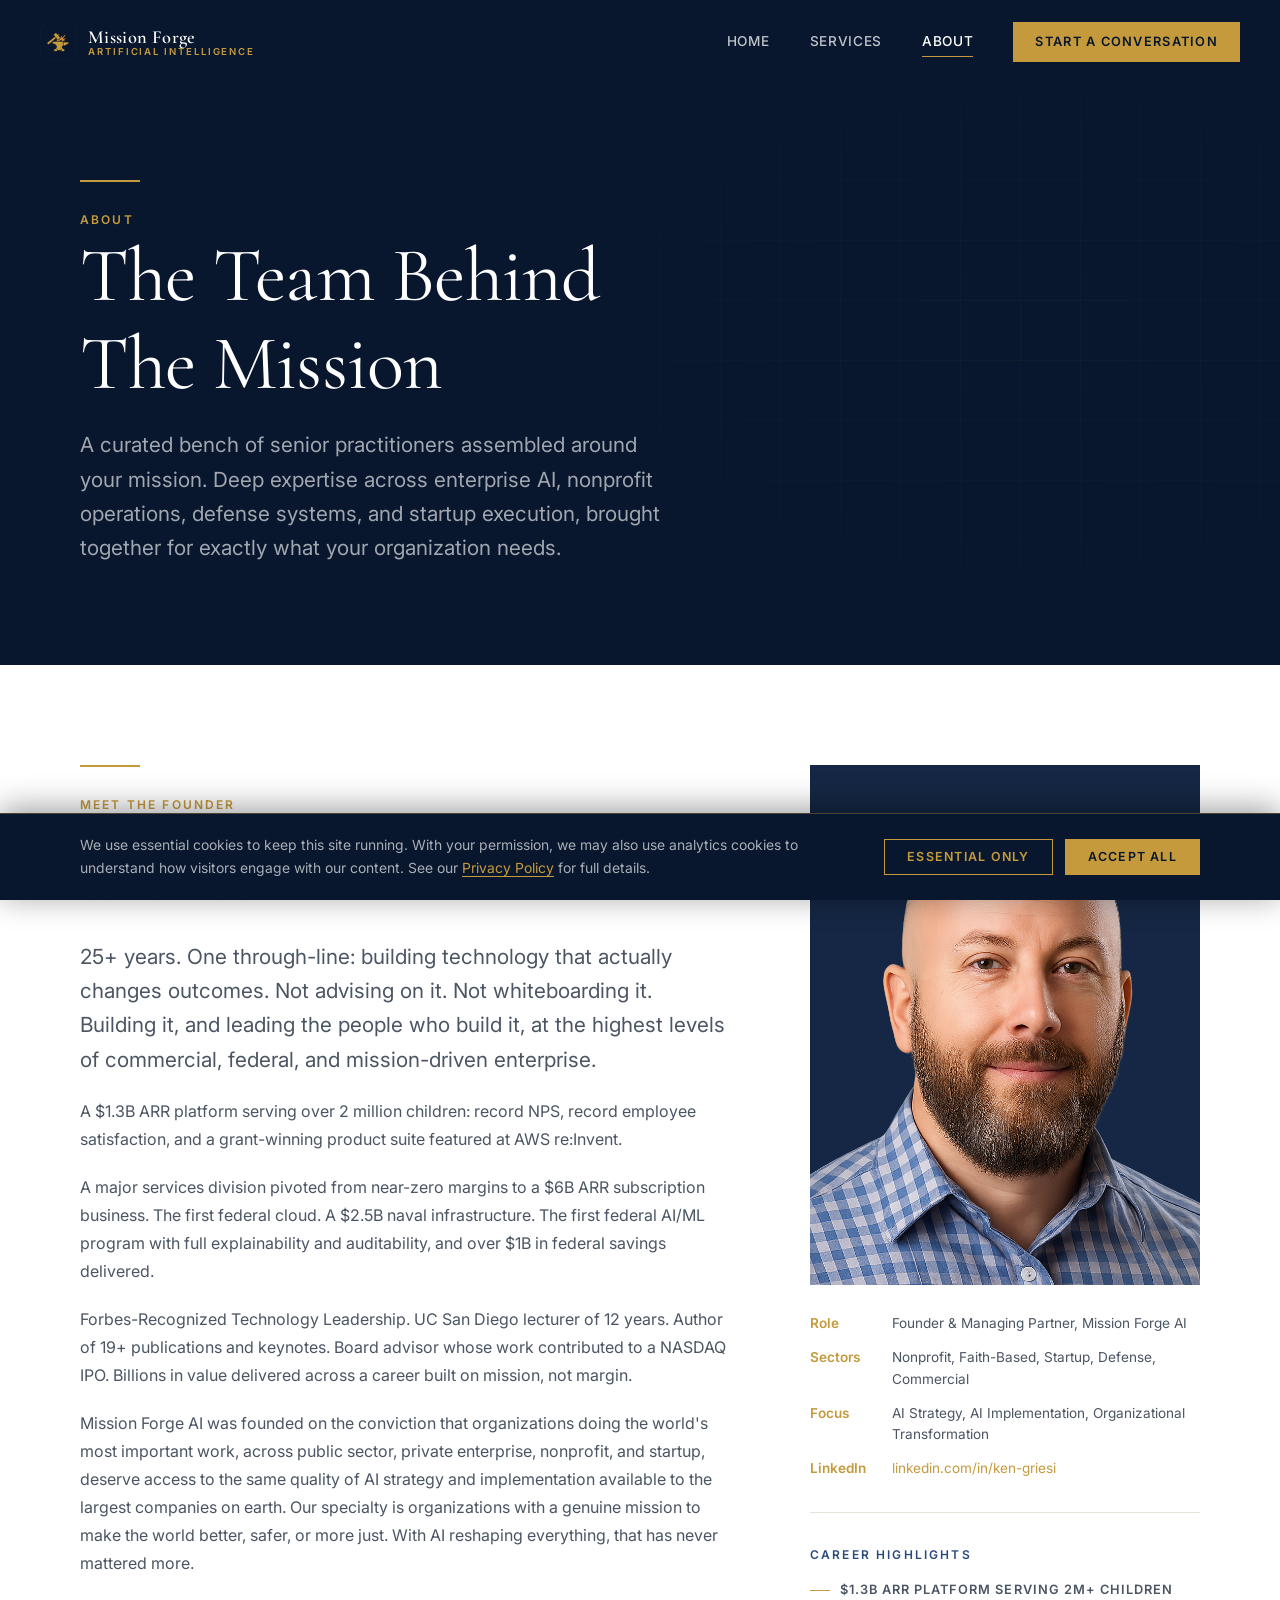
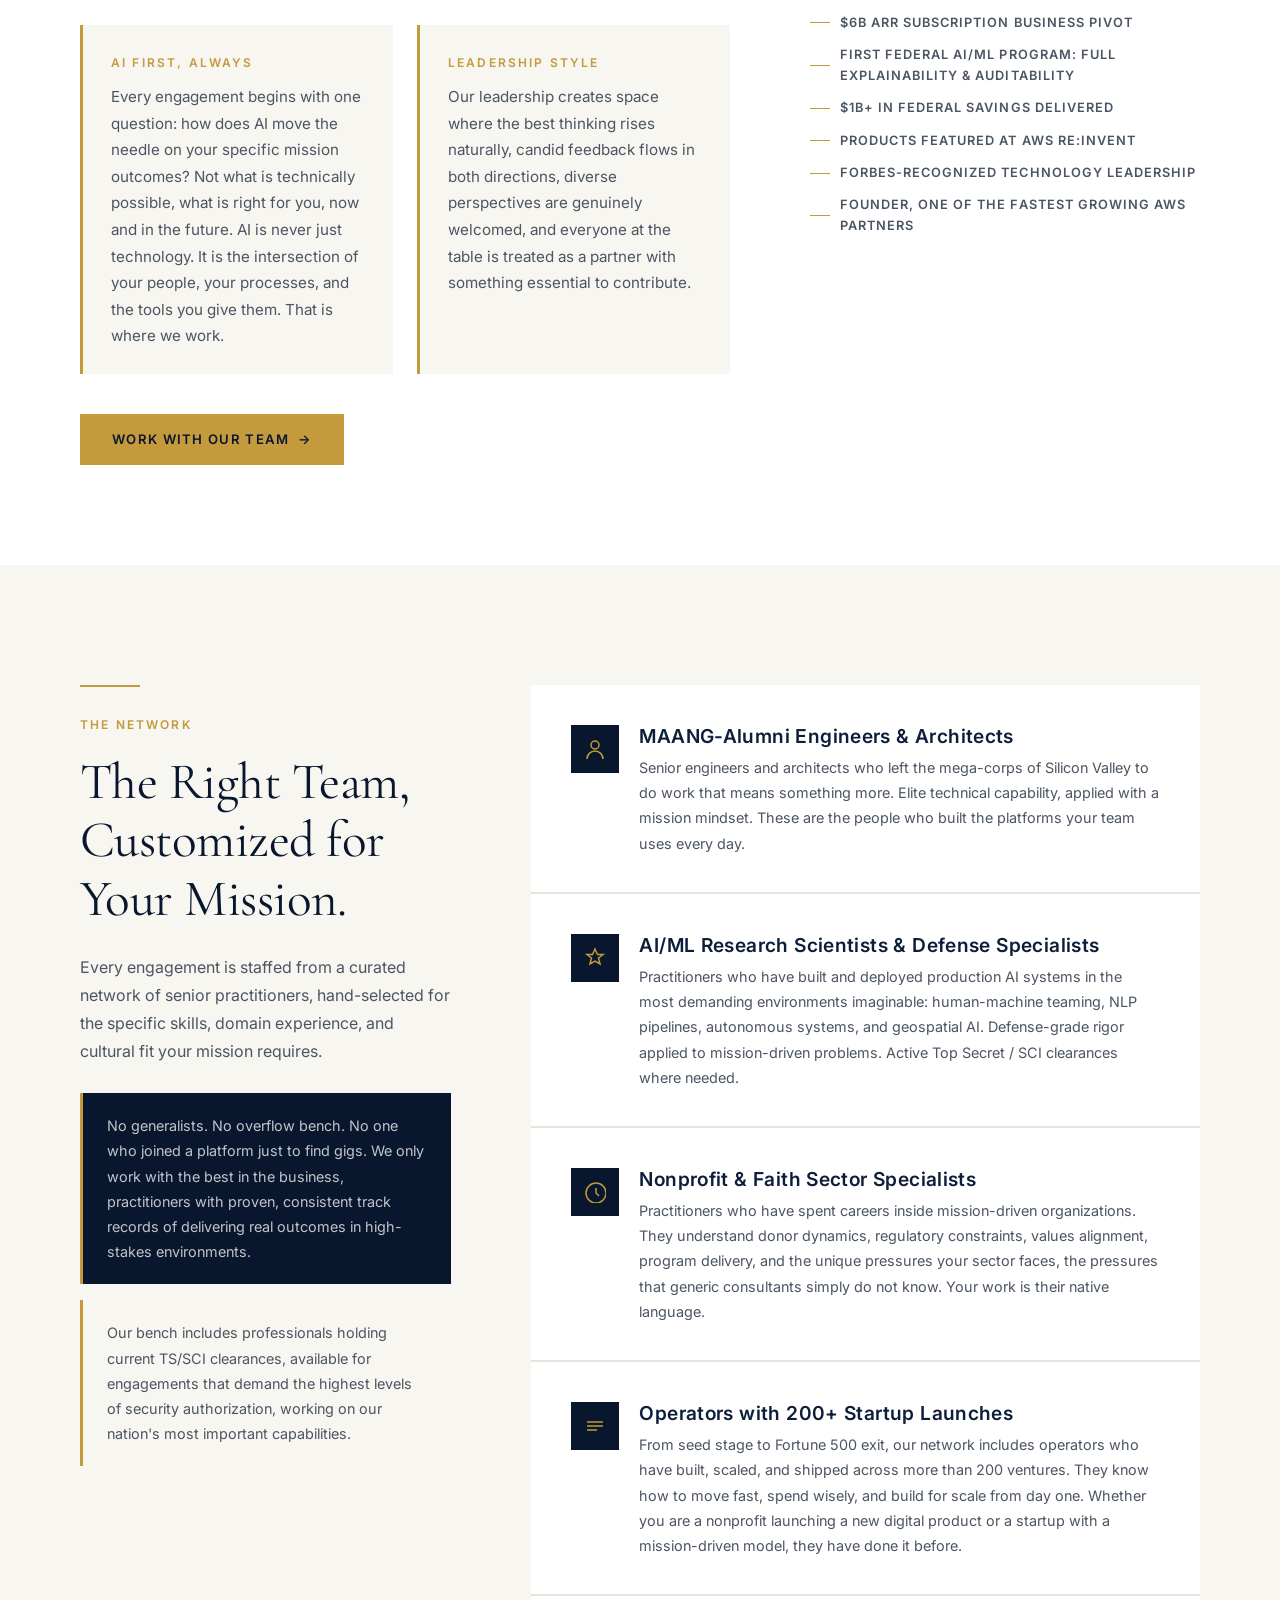
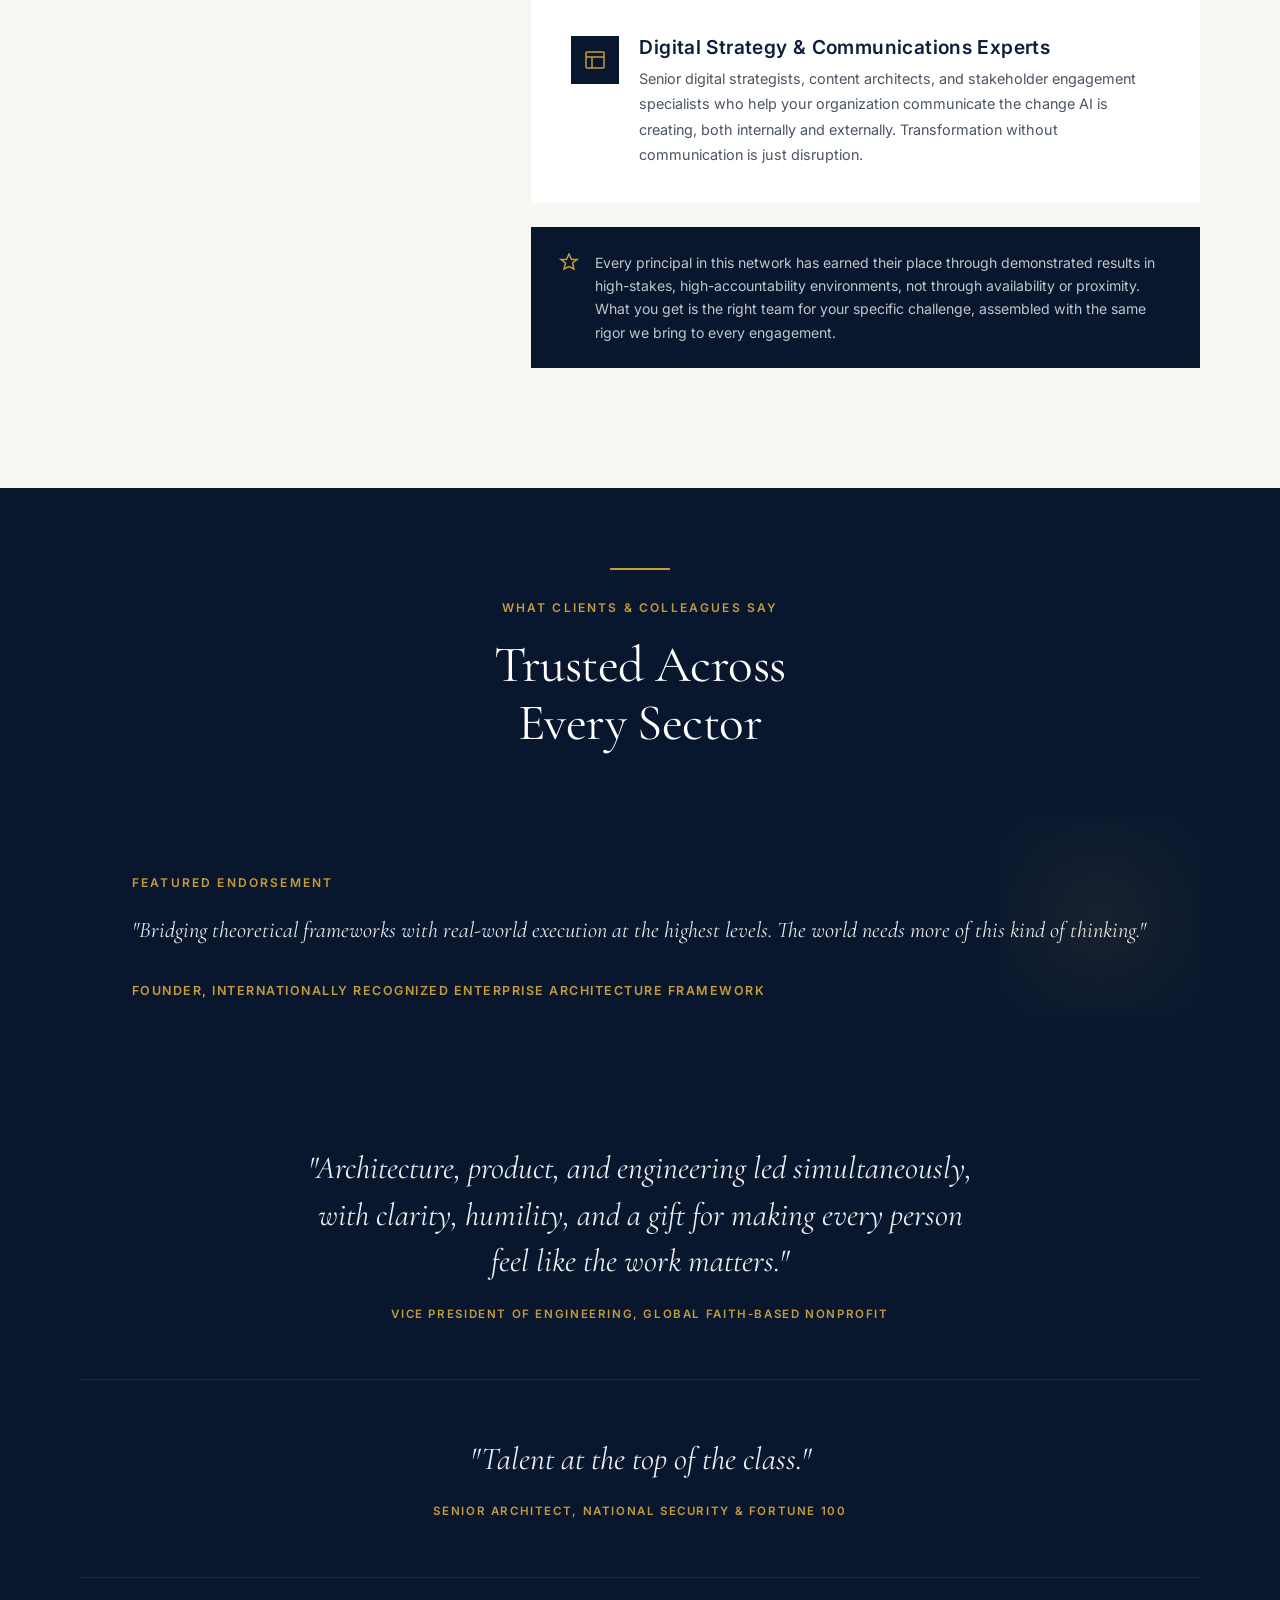
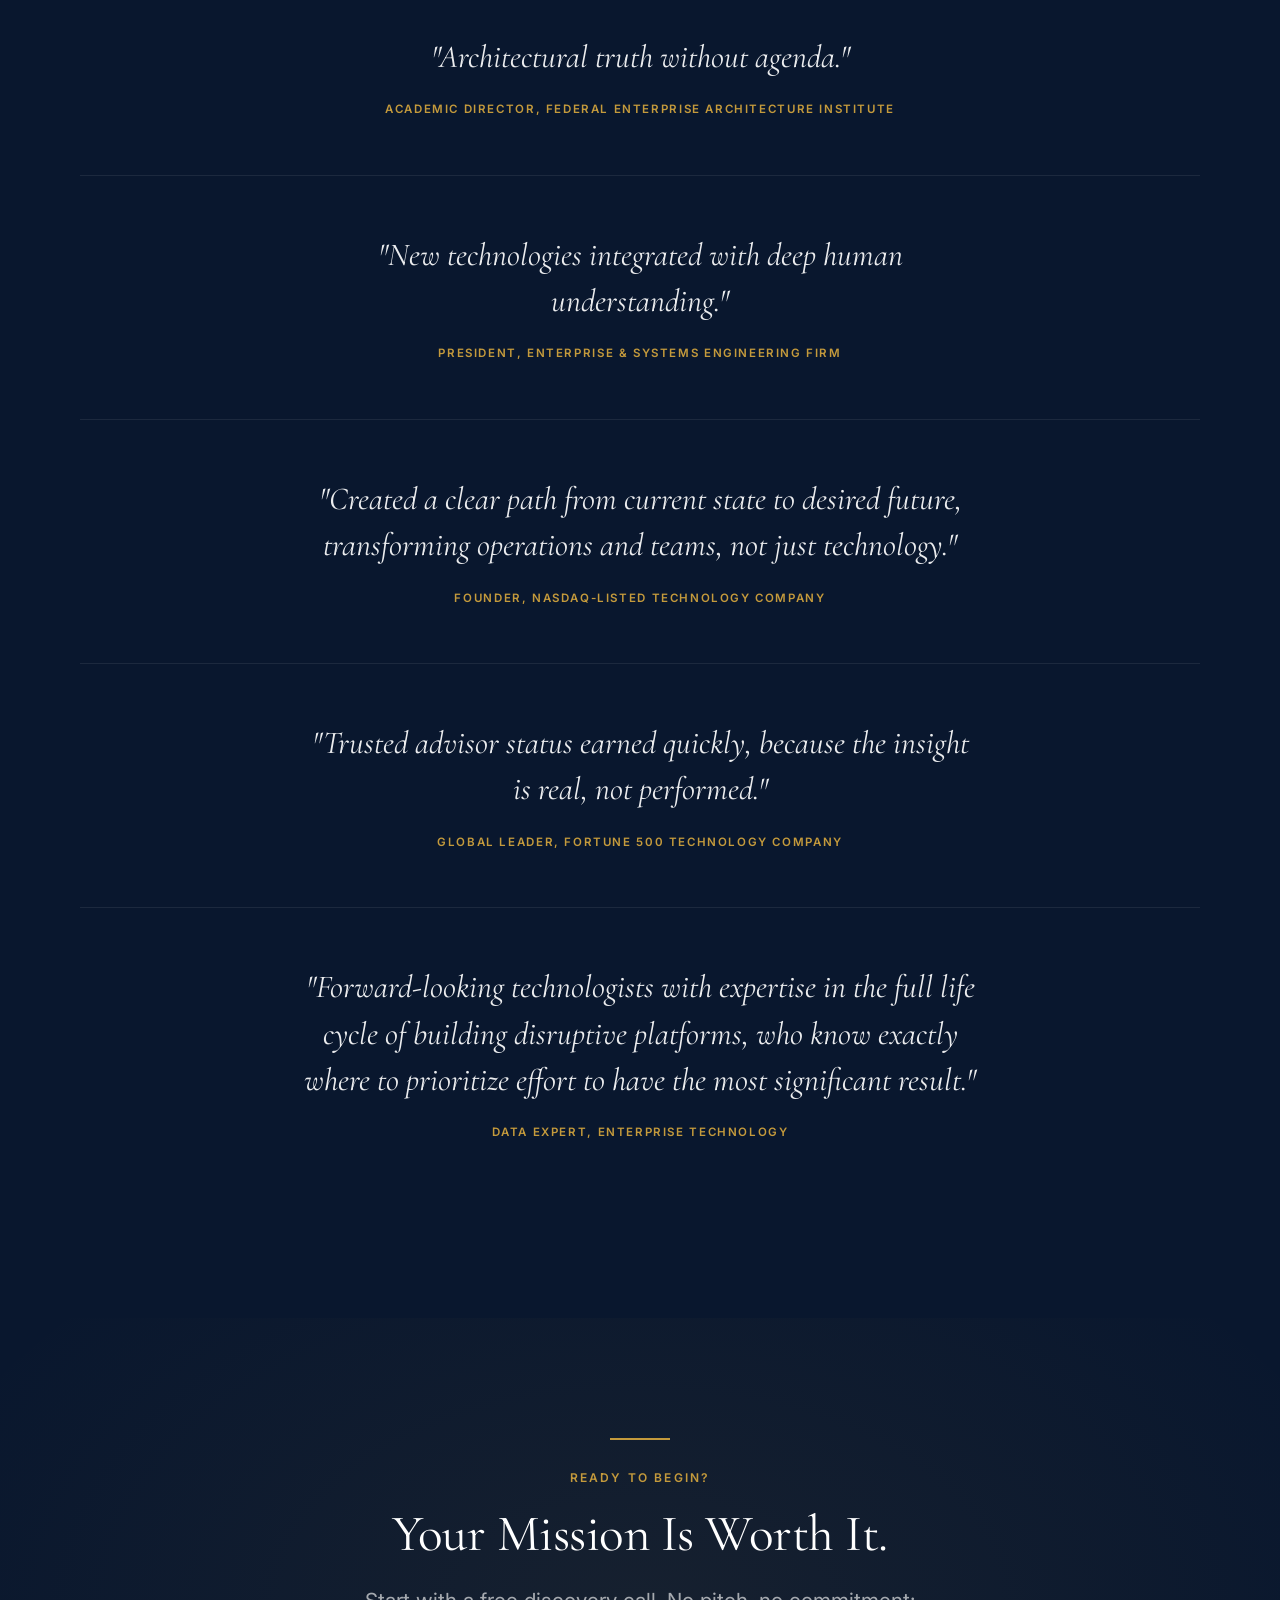
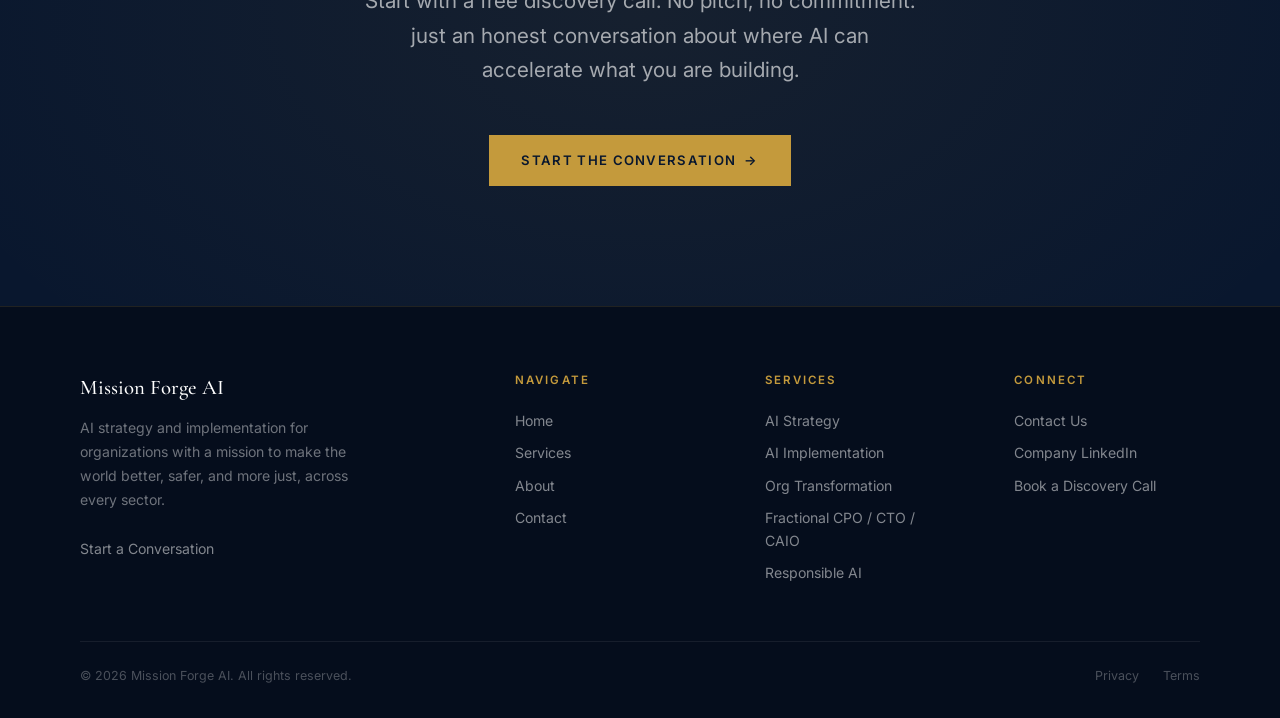
<file: about.html>
<!DOCTYPE html>
<html lang="en">
<head>
  <meta charset="UTF-8" />
  <meta name="viewport" content="width=device-width, initial-scale=1.0" />
  <title>About, Mission Forge AI</title>
  <meta name="description" content="Meet Kenneth Griesi, Founder & Managing Partner of Mission Forge AI. 25+ years of outcomes across commercial, federal, and nonprofit. Forbes-Recognized Technology Leadership. Products featured at AWS re:Invent." />
  <link rel="stylesheet" href="css/style.css" />
  <link rel="icon" type="image/png" href="favicon.png" />
  <link rel="apple-touch-icon" href="apple-touch-icon.png" />
</head>
<body>

  <!-- NAV -->
  <nav class="nav scrolled" id="nav">
    <div class="nav__inner">
      <a href="index.html" class="nav__logo">
        <div class="nav__logo-mark">
          <img src="favicon-48.png" width="36" height="36" alt="Mission Forge AI logo mark" />
        </div>
        <div class="nav__logo-text">
          <span class="nav__logo-name">Mission Forge</span>
          <span class="nav__logo-sub">Artificial Intelligence</span>
        </div>
      </a>
      <div class="nav__links" id="navLinks">
        <a href="index.html"     class="nav__link">Home</a>
        <a href="services.html"  class="nav__link">Services</a>
        <a href="about.html"     class="nav__link active">About</a>
        <a href="contact.html"   class="nav__link nav__cta">Start a Conversation</a>
      </div>
      <button class="nav__toggle" id="navToggle" aria-label="Toggle menu">
        <span></span><span></span><span></span>
      </button>
    </div>
  </nav>

  <!-- PAGE HEADER -->
  <header class="page-header">
    <div class="container page-header__content">
      <div class="gold-line fade-up"></div>
      <span class="eyebrow fade-up">About</span>
      <h1 class="fade-up fade-up-delay-1">The Team Behind<br>The Mission</h1>
      <p class="lead fade-up fade-up-delay-2">
        A curated bench of senior practitioners assembled around your mission. Deep expertise across enterprise AI, nonprofit operations, defense systems, and startup execution, brought together for exactly what your organization needs.
      </p>
    </div>
  </header>

  <!-- BIO SECTION -->
  <section class="bio-section">
    <div class="container">
      <div class="bio-section__inner">

        <!-- MAIN CONTENT -->
        <div>
          <div class="gold-line fade-up"></div>
          <span class="eyebrow fade-up">Meet the Founder</span>
          <h2 class="fade-up fade-up-delay-1" style="margin-top: 16px; margin-bottom: 8px; font-size: clamp(1.8rem,3vw,3rem);">Kenneth Griesi</h2>
          <p style="font-size:.8rem;font-weight:600;letter-spacing:.1em;text-transform:uppercase;color:var(--gold);margin-bottom:32px;" class="fade-up fade-up-delay-1">Founder &amp; Managing Partner</p>

          <div style="display: flex; flex-direction: column; gap: 20px;">
            <p class="lead fade-up">
              25+ years. One through-line: building technology that actually changes outcomes. Not advising on it. Not whiteboarding it. Building it, and leading the people who build it, at the highest levels of commercial, federal, and mission-driven enterprise.
            </p>
            <p class="fade-up">
              A $1.3B ARR platform serving over 2 million children: record NPS, record employee satisfaction, and a grant-winning product suite featured at AWS re:Invent.
            </p>
            <p class="fade-up">
              A major services division pivoted from near-zero margins to a $6B ARR subscription business. The first federal cloud. A $2.5B naval infrastructure. The first federal AI/ML program with full explainability and auditability, and over $1B in federal savings delivered.
            </p>
            <p class="fade-up">
              Forbes-Recognized Technology Leadership. UC San Diego lecturer of 12 years. Author of 19+ publications and keynotes. Board advisor whose work contributed to a NASDAQ IPO. Billions in value delivered across a career built on mission, not margin.
            </p>
            <p class="fade-up">
              Mission Forge AI was founded on the conviction that organizations doing the world's most important work, across public sector, private enterprise, nonprofit, and startup, deserve access to the same quality of AI strategy and implementation available to the largest companies on earth. Our specialty is organizations with a genuine mission to make the world better, safer, or more just. With AI reshaping everything, that has never mattered more.
            </p>
          </div>

          <div class="rg-2col fade-up" style="display:grid;grid-template-columns:1fr 1fr;gap:24px;margin-top:48px;">
            <div style="padding:28px 28px 24px;background:var(--off-white);border-left:3px solid var(--gold);">
              <div class="eyebrow" style="margin-bottom:12px;">AI First, Always</div>
              <p style="font-size:.95rem;">Every engagement begins with one question: how does AI move the needle on your specific mission outcomes? Not what is technically possible, what is right for you, now and in the future. AI is never just technology. It is the intersection of your people, your processes, and the tools you give them. That is where we work.</p>
            </div>
            <div style="padding:28px 28px 24px;background:var(--off-white);border-left:3px solid var(--gold);">
              <div class="eyebrow" style="margin-bottom:12px;">Leadership Style</div>
              <p style="font-size:.95rem;">Our leadership creates space where the best thinking rises naturally, candid feedback flows in both directions, diverse perspectives are genuinely welcomed, and everyone at the table is treated as a partner with something essential to contribute.</p>
            </div>
          </div>

          <div style="margin-top:40px;" class="fade-up">
            <a href="contact.html" class="btn btn--gold btn--arrow">Work With Our Team</a>
          </div>
        </div>

        <!-- SIDEBAR -->
        <div class="bio-section__sticky">
          <div class="bio-photo fade-up" style="aspect-ratio:3/4;overflow:hidden;">
            <img src="assets/ken-griesi.png" alt="Kenneth Griesi, Founder &amp; Managing Partner, Mission Forge AI" style="width:100%;height:100%;object-fit:cover;" />
          </div>

          <div class="bio-facts" style="margin-top:28px;">
            <div class="bio-fact">
              <span class="bio-fact__label">Role</span>
              <span class="bio-fact__value">Founder &amp; Managing Partner, Mission Forge AI</span>
            </div>
            <div class="bio-fact">
              <span class="bio-fact__label">Sectors</span>
              <span class="bio-fact__value">Nonprofit, Faith-Based, Startup, Defense, Commercial</span>
            </div>
            <div class="bio-fact">
              <span class="bio-fact__label">Focus</span>
              <span class="bio-fact__value">AI Strategy, AI Implementation, Organizational Transformation</span>
            </div>
            <div class="bio-fact">
              <span class="bio-fact__label">LinkedIn</span>
              <span class="bio-fact__value"><a href="https://www.linkedin.com/in/ken-griesi/" target="_blank" rel="noopener" style="color:var(--gold);">linkedin.com/in/ken-griesi</a></span>
            </div>
          </div>

          <div style="margin-top:32px;padding-top:32px;border-top:1px solid var(--light-gray);">
            <div class="eyebrow" style="margin-bottom:16px;color:var(--navy-muted);">Career Highlights</div>
            <div style="display:flex;flex-direction:column;gap:12px;">
              <div class="credential-badge" style="color:var(--text-secondary);font-size:.8rem;">$1.3B ARR Platform Serving 2M+ Children</div>
              <div class="credential-badge" style="color:var(--text-secondary);font-size:.8rem;">$6B ARR Subscription Business Pivot</div>
              <div class="credential-badge" style="color:var(--text-secondary);font-size:.8rem;">First Federal AI/ML Program: Full Explainability &amp; Auditability</div>
              <div class="credential-badge" style="color:var(--text-secondary);font-size:.8rem;">$1B+ in Federal Savings Delivered</div>
              <div class="credential-badge" style="color:var(--text-secondary);font-size:.8rem;">Products Featured at AWS re:Invent</div>
              <div class="credential-badge" style="color:var(--text-secondary);font-size:.8rem;">Forbes-Recognized Technology Leadership</div>
              <div class="credential-badge" style="color:var(--text-secondary);font-size:.8rem;">Founder, One of the Fastest Growing AWS Partners</div>
            </div>
          </div>
        </div>

      </div>
    </div>
  </section>

  <!-- ============================================================
       PARTNERS SECTION
       ============================================================ -->
  <section class="section section--off-white" id="partners">
    <div class="container">
      <div class="rg-2col" style="display:grid;grid-template-columns:1fr 1.8fr;gap:80px;align-items:start;">
        <div>
          <div class="gold-line fade-up"></div>
          <span class="eyebrow fade-up">The Network</span>
          <h2 class="fade-up fade-up-delay-1" style="margin-top:16px;margin-bottom:24px;">
The Right Team,<br>Customized for Your Mission.
          </h2>
          <p class="fade-up fade-up-delay-2" style="margin-bottom:28px;">
            Every engagement is staffed from a curated network of senior practitioners, hand-selected for the specific skills, domain experience, and cultural fit your mission requires.
          </p>
          <p class="fade-up" style="font-size:.9rem;padding:20px 24px;background:var(--navy-deep);color:rgba(255,255,255,.75);border-left:3px solid var(--gold);margin-bottom:16px;">
            No generalists. No overflow bench. No one who joined a platform just to find gigs. We only work with the best in the business, practitioners with proven, consistent track records of delivering real outcomes in high-stakes environments.
          </p>
          <p class="fade-up" style="font-size:.9rem;padding:20px 24px;background:var(--off-white);border-left:3px solid var(--gold);">
            Our bench includes professionals holding current TS/SCI clearances, available for engagements that demand the highest levels of security authorization, working on our nation's most important capabilities.
          </p>
        </div>
        <div>
          <div style="display:flex;flex-direction:column;gap:2px;background:var(--light-gray);" class="fade-up">

            <div style="background:var(--white);padding:40px 40px 36px;">
              <div style="display:flex;align-items:flex-start;gap:20px;">
                <div style="width:48px;height:48px;background:var(--navy-deep);flex-shrink:0;display:flex;align-items:center;justify-content:center;">
                  <svg width="22" height="22" viewBox="0 0 22 22" fill="none" stroke="var(--gold)" stroke-width="1.5"><circle cx="11" cy="7" r="4"/><path d="M3 21c0-4.4 3.6-8 8-8s8 3.6 8 8"/></svg>
                </div>
                <div>
                  <h4 style="color:var(--navy-dark);margin-bottom:8px;">MAANG-Alumni Engineers &amp; Architects</h4>
                  <p style="font-size:.9rem;color:var(--text-secondary);">Senior engineers and architects who left the mega-corps of Silicon Valley to do work that means something more. Elite technical capability, applied with a mission mindset. These are the people who built the platforms your team uses every day.</p>
                </div>
              </div>
            </div>

            <div style="background:var(--white);padding:40px 40px 36px;">
              <div style="display:flex;align-items:flex-start;gap:20px;">
                <div style="width:48px;height:48px;background:var(--navy-deep);flex-shrink:0;display:flex;align-items:center;justify-content:center;">
                  <svg width="22" height="22" viewBox="0 0 22 22" fill="none" stroke="var(--gold)" stroke-width="1.5"><path d="M11 2l2.5 5.5H19l-4.5 3.5 1.5 6L11 14l-5 3 1.5-6L3 7.5h5.5z"/></svg>
                </div>
                <div>
                  <h4 style="color:var(--navy-dark);margin-bottom:8px;">AI/ML Research Scientists &amp; Defense Specialists</h4>
                  <p style="font-size:.9rem;color:var(--text-secondary);">Practitioners who have built and deployed production AI systems in the most demanding environments imaginable: human-machine teaming, NLP pipelines, autonomous systems, and geospatial AI. Defense-grade rigor applied to mission-driven problems. Active Top Secret / SCI clearances where needed.</p>
                </div>
              </div>
            </div>

            <div style="background:var(--white);padding:40px 40px 36px;">
              <div style="display:flex;align-items:flex-start;gap:20px;">
                <div style="width:48px;height:48px;background:var(--navy-deep);flex-shrink:0;display:flex;align-items:center;justify-content:center;">
                  <svg width="22" height="22" viewBox="0 0 22 22" fill="none" stroke="var(--gold)" stroke-width="1.5"><path d="M2 12C2 6.5 6.5 2 12 2s10 4.5 10 10-4.5 10-10 10S2 17.5 2 12z"/><path d="M12 7v5l3 3"/></svg>
                </div>
                <div>
                  <h4 style="color:var(--navy-dark);margin-bottom:8px;">Nonprofit &amp; Faith Sector Specialists</h4>
                  <p style="font-size:.9rem;color:var(--text-secondary);">Practitioners who have spent careers inside mission-driven organizations. They understand donor dynamics, regulatory constraints, values alignment, program delivery, and the unique pressures your sector faces, the pressures that generic consultants simply do not know. Your work is their native language.</p>
                </div>
              </div>
            </div>

            <div style="background:var(--white);padding:40px 40px 36px;">
              <div style="display:flex;align-items:flex-start;gap:20px;">
                <div style="width:48px;height:48px;background:var(--navy-deep);flex-shrink:0;display:flex;align-items:center;justify-content:center;">
                  <svg width="22" height="22" viewBox="0 0 22 22" fill="none" stroke="var(--gold)" stroke-width="1.5"><path d="M3 7h16M3 11h16M3 15h10"/></svg>
                </div>
                <div>
                  <h4 style="color:var(--navy-dark);margin-bottom:8px;">Operators with 200+ Startup Launches</h4>
                  <p style="font-size:.9rem;color:var(--text-secondary);">From seed stage to Fortune 500 exit, our network includes operators who have built, scaled, and shipped across more than 200 ventures. They know how to move fast, spend wisely, and build for scale from day one. Whether you are a nonprofit launching a new digital product or a startup with a mission-driven model, they have done it before.</p>
                </div>
              </div>
            </div>

            <div style="background:var(--white);padding:40px 40px 36px;">
              <div style="display:flex;align-items:flex-start;gap:20px;">
                <div style="width:48px;height:48px;background:var(--navy-deep);flex-shrink:0;display:flex;align-items:center;justify-content:center;">
                  <svg width="22" height="22" viewBox="0 0 22 22" fill="none" stroke="var(--gold)" stroke-width="1.5"><rect x="2" y="3" width="18" height="16" rx="1"/><path d="M2 8h18M8 8v11"/></svg>
                </div>
                <div>
                  <h4 style="color:var(--navy-dark);margin-bottom:8px;">Digital Strategy &amp; Communications Experts</h4>
                  <p style="font-size:.9rem;color:var(--text-secondary);">Senior digital strategists, content architects, and stakeholder engagement specialists who help your organization communicate the change AI is creating, both internally and externally. Transformation without communication is just disruption.</p>
                </div>
              </div>
            </div>

          </div>

          <div style="margin-top:24px;padding:24px 28px;background:var(--navy-deep);display:flex;align-items:flex-start;gap:16px;" class="fade-up">
            <svg width="20" height="20" viewBox="0 0 20 20" fill="none" stroke="var(--gold)" stroke-width="1.5" style="flex-shrink:0;margin-top:2px;"><path d="M10 1l2.5 5.5H18l-4.5 3.5 1.5 6L10 13.5 5 16l1.5-6L2 6.5h5.5z"/></svg>
            <p style="font-size:.88rem;color:rgba(255,255,255,.75);line-height:1.65;margin:0;">Every principal in this network has earned their place through demonstrated results in high-stakes, high-accountability environments, not through availability or proximity. What you get is the right team for your specific challenge, assembled with the same rigor we bring to every engagement.</p>
          </div>
        </div>
      </div>
    </div>
  </section>

  <!-- TESTIMONIALS, FULL SET -->
  <section class="all-testimonials" id="testimonials">
    <div class="container">
      <div class="text-center mb-64">
        <div class="gold-line gold-line--center fade-up"></div>
        <span class="eyebrow fade-up">What Clients &amp; Colleagues Say</span>
        <h2 class="text-white fade-up fade-up-delay-1" style="margin-top:16px;">Trusted Across<br>Every Sector</h2>
      </div>

      <!-- Featured -->
      <div style="background:var(--navy-deep);padding:56px 52px;margin-bottom:32px;position:relative;overflow:hidden;" class="fade-up">
        <div style="position:absolute;top:0;right:0;width:200px;height:200px;background:radial-gradient(circle at center,rgba(196,154,60,0.08),transparent);pointer-events:none;"></div>
        <div class="eyebrow" style="margin-bottom:20px;">Featured Endorsement</div>
        <p style="font-family:var(--font-serif);font-size:clamp(1.1rem,2vw,1.4rem);font-style:italic;line-height:1.65;color:rgba(255,255,255,0.9);margin-bottom:32px;">
          "Bridging theoretical frameworks with real-world execution at the highest levels. The world needs more of this kind of thinking."
        </p>
        <div style="font-size:.78rem;font-weight:600;letter-spacing:.12em;text-transform:uppercase;color:var(--gold);">Founder, Internationally Recognized Enterprise Architecture Framework</div>
      </div>

      <div class="pull-quotes" style="margin-top:16px;">

        <div class="pull-quote fade-up">
          <div class="pull-quote__text">"Architecture, product, and engineering led simultaneously, with clarity, humility, and a gift for making every person feel like the work matters."</div>
          <div class="pull-quote__attr">Vice President of Engineering, Global Faith-Based Nonprofit</div>
        </div>

        <div class="pull-quote fade-up fade-up-delay-1">
          <div class="pull-quote__text">"Talent at the top of the class."</div>
          <div class="pull-quote__attr">Senior Architect, National Security &amp; Fortune 100</div>
        </div>

        <div class="pull-quote fade-up">
          <div class="pull-quote__text">"Architectural truth without agenda."</div>
          <div class="pull-quote__attr">Academic Director, Federal Enterprise Architecture Institute</div>
        </div>

        <div class="pull-quote fade-up fade-up-delay-1">
          <div class="pull-quote__text">"New technologies integrated with deep human understanding."</div>
          <div class="pull-quote__attr">President, Enterprise &amp; Systems Engineering Firm</div>
        </div>

        <div class="pull-quote fade-up">
          <div class="pull-quote__text">"Created a clear path from current state to desired future, transforming operations and teams, not just technology."</div>
          <div class="pull-quote__attr">Founder, NASDAQ-Listed Technology Company</div>
        </div>

        <div class="pull-quote fade-up fade-up-delay-1">
          <div class="pull-quote__text">"Trusted advisor status earned quickly, because the insight is real, not performed."</div>
          <div class="pull-quote__attr">Global Leader, Fortune 500 Technology Company</div>
        </div>

        <div class="pull-quote fade-up">
          <div class="pull-quote__text">"Forward-looking technologists with expertise in the full life cycle of building disruptive platforms, who know exactly where to prioritize effort to have the most significant result."</div>
          <div class="pull-quote__attr">Data Expert, Enterprise Technology</div>
        </div>

      </div>
    </div>
  </section>

  <!-- CTA -->
  <section class="cta-section">
    <div class="container">
      <div class="cta-section__content">
        <div class="gold-line gold-line--center fade-up"></div>
        <span class="eyebrow fade-up">Ready to Begin?</span>
        <h2 class="fade-up fade-up-delay-1" style="margin-top: 16px;">Your Mission Is Worth It.</h2>
        <p class="lead fade-up fade-up-delay-2">
          Start with a free discovery call. No pitch, no commitment: just an honest conversation about where AI can accelerate what you are building.
        </p>
        <div class="fade-up fade-up-delay-3">
          <a href="contact.html" class="btn btn--gold btn--arrow">Start the Conversation</a>
        </div>
      </div>
    </div>
  </section>

  <!-- FOOTER -->
  <footer class="footer">
    <div class="container">
      <div class="footer__inner">
        <div>
          <div class="footer__brand-name">Mission Forge AI</div>
          <p class="footer__brand-desc">AI strategy and implementation for organizations with a mission to make the world better, safer, and more just, across every sector.</p>
          <a href="contact.html" class="footer__link">Start a Conversation</a>
        </div>
        <div>
          <div class="footer__heading">Navigate</div>
          <div class="footer__links">
            <a href="index.html"    class="footer__link">Home</a>
            <a href="services.html" class="footer__link">Services</a>
            <a href="about.html"    class="footer__link">About</a>
            <a href="contact.html"  class="footer__link">Contact</a>
          </div>
        </div>
        <div>
          <div class="footer__heading">Services</div>
          <div class="footer__links">
            <a href="services.html#ai-strategy"    class="footer__link">AI Strategy</a>
            <a href="services.html#implementation" class="footer__link">AI Implementation</a>
            <a href="services.html#transformation" class="footer__link">Org Transformation</a>
            <a href="services.html#fractional"     class="footer__link">Fractional CPO / CTO / CAIO</a>
            <a href="services.html#governance"     class="footer__link">Responsible AI</a>
          </div>
        </div>
        <div>
          <div class="footer__heading">Connect</div>
          <div class="footer__links">
            <a href="contact.html" class="footer__link">Contact Us</a>
            <a href="https://www.linkedin.com/company/mission-forge-ai/" target="_blank" rel="noopener" class="footer__link">Company LinkedIn</a>
            <a href="contact.html" class="footer__link">Book a Discovery Call</a>
          </div>
        </div>
      </div>
      <div class="footer__bottom">
        <div class="footer__copy">&copy; 2026 Mission Forge AI. All rights reserved.</div>
        <div class="footer__legal-links">
          <a href="privacy.html" class="footer__legal-link">Privacy</a>
          <a href="privacy.html" class="footer__legal-link">Terms</a>
        </div>
      </div>
    </div>
  </footer>

  <script src="js/main.js"></script>
</body>
</html>
</file>
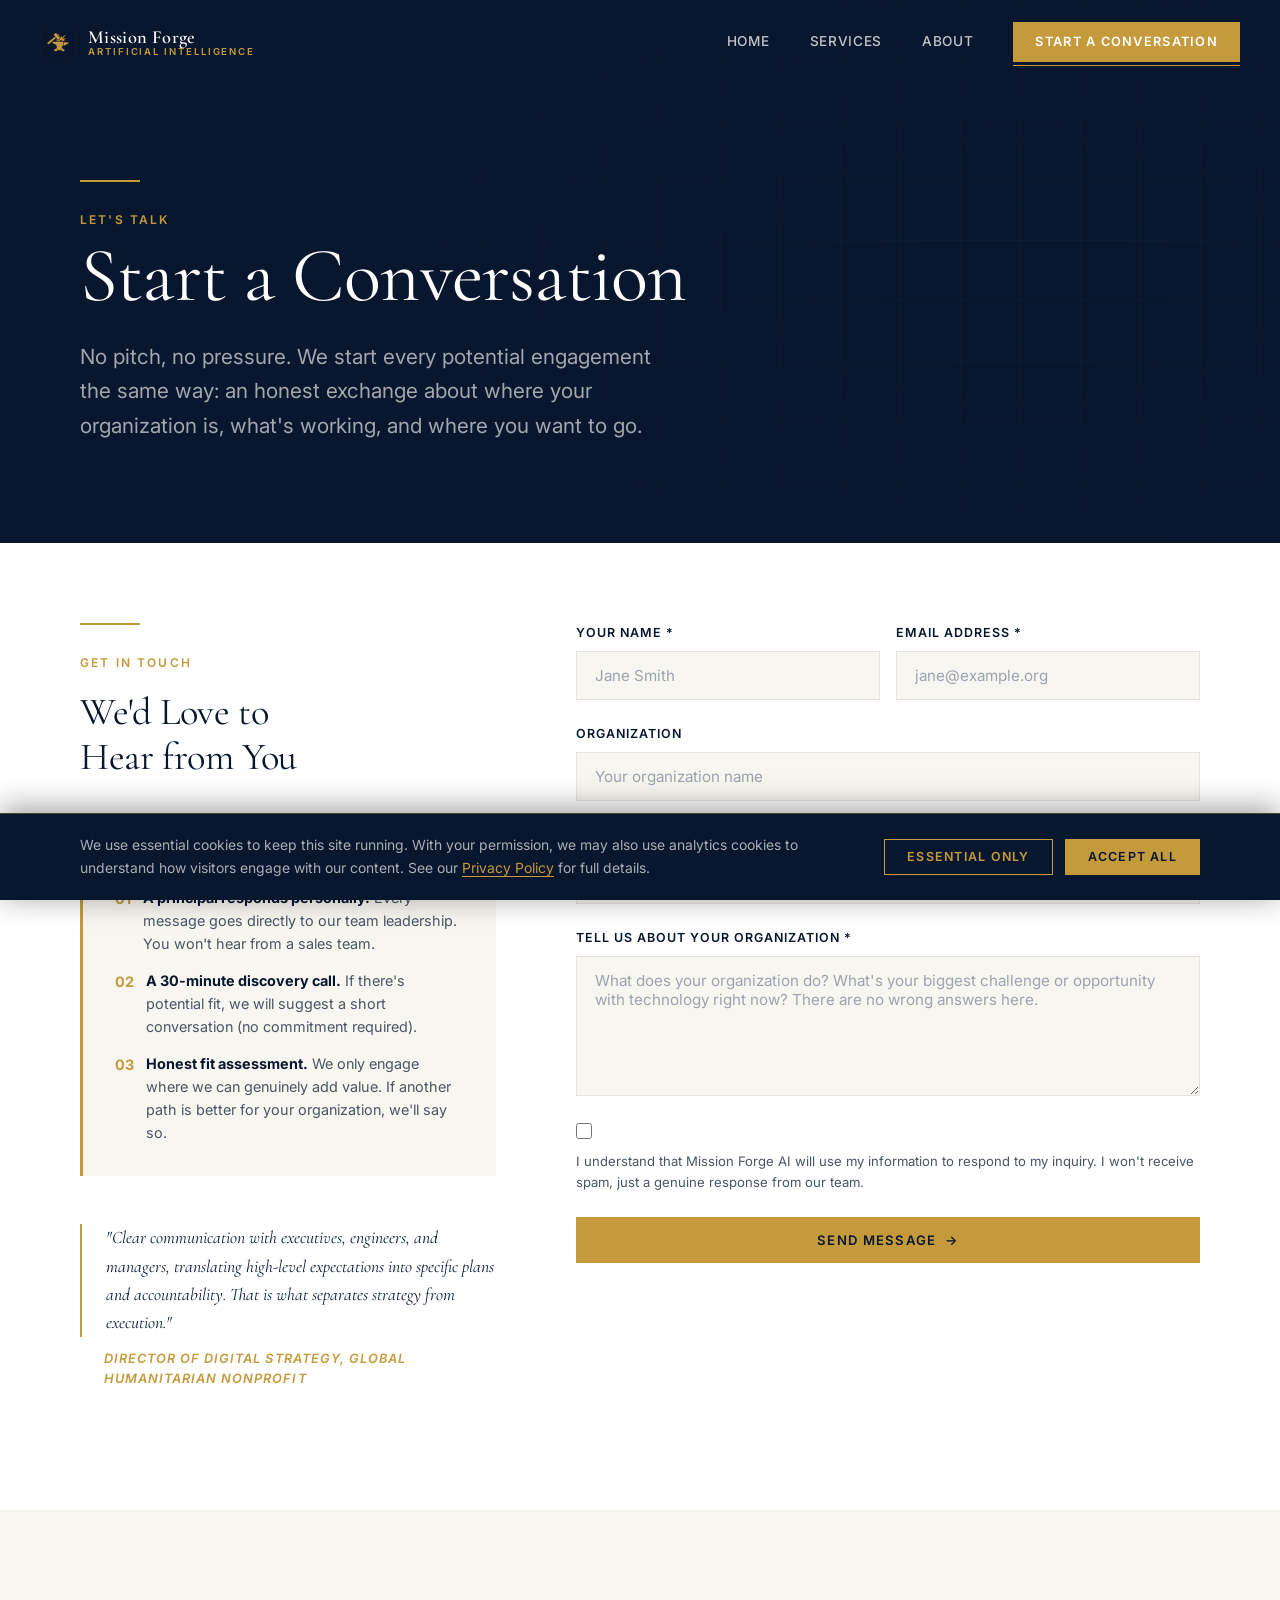
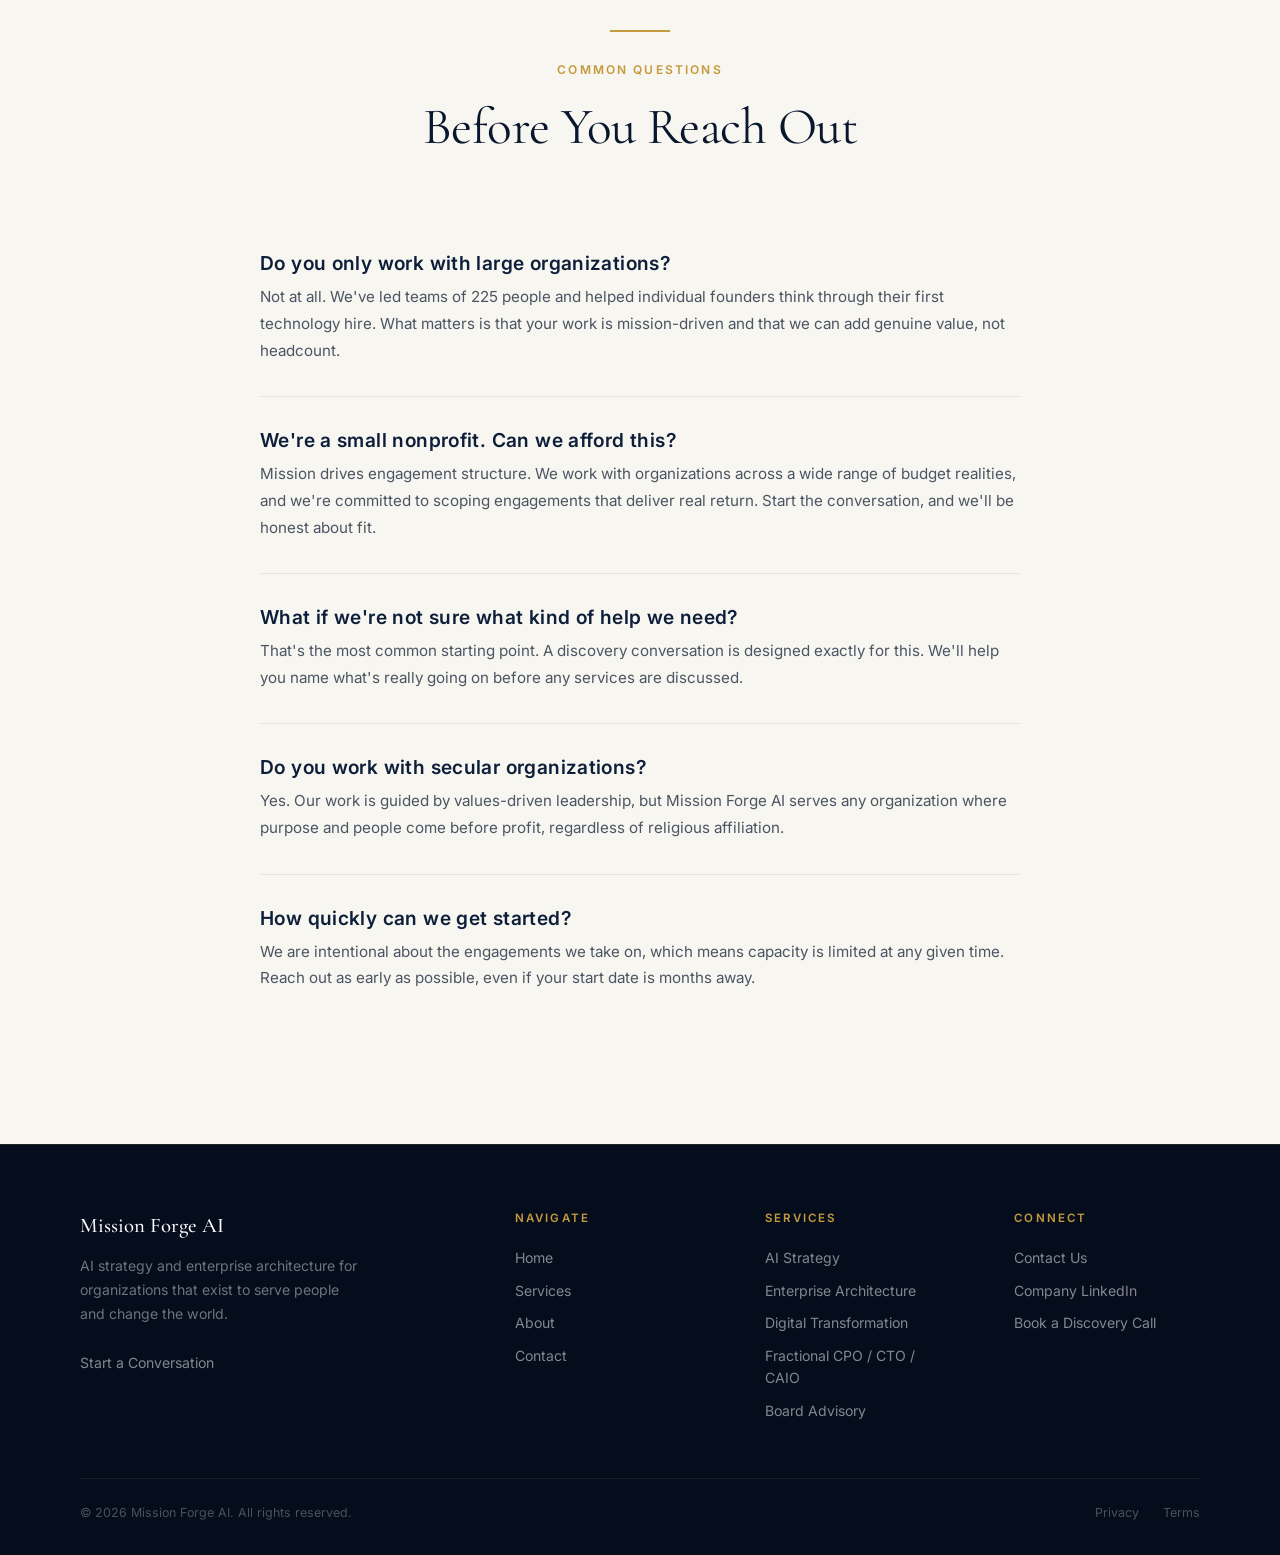
<file: contact.html>
<!DOCTYPE html>
<html lang="en">
<head>
  <meta charset="UTF-8" />
  <meta name="viewport" content="width=device-width, initial-scale=1.0" />
  <title>Contact, Mission Forge AI</title>
  <meta name="description" content="Start a conversation with Mission Forge AI. We work with public agencies, private enterprises, nonprofits, and startups united by a mission to make the world better, safer, and more just." />
  <link rel="stylesheet" href="css/style.css" />
  <link rel="icon" type="image/png" href="favicon.png" />
  <link rel="apple-touch-icon" href="apple-touch-icon.png" />
</head>
<body>

  <!-- NAV -->
  <nav class="nav scrolled" id="nav">
    <div class="nav__inner">
      <a href="index.html" class="nav__logo">
        <div class="nav__logo-mark">
          <img src="favicon-48.png" width="36" height="36" alt="Mission Forge AI logo mark" />
        </div>
        <div class="nav__logo-text">
          <span class="nav__logo-name">Mission Forge</span>
          <span class="nav__logo-sub">Artificial Intelligence</span>
        </div>
      </a>
      <div class="nav__links" id="navLinks">
        <a href="index.html"     class="nav__link">Home</a>
        <a href="services.html"  class="nav__link">Services</a>
        <a href="about.html"     class="nav__link">About</a>
        <a href="contact.html"   class="nav__link nav__cta active">Start a Conversation</a>
      </div>
      <button class="nav__toggle" id="navToggle" aria-label="Toggle menu">
        <span></span><span></span><span></span>
      </button>
    </div>
  </nav>

  <!-- PAGE HEADER -->
  <header class="page-header">
    <div class="container page-header__content">
      <div class="gold-line fade-up"></div>
      <span class="eyebrow fade-up">Let's Talk</span>
      <h1 class="fade-up fade-up-delay-1">Start a Conversation</h1>
      <p class="lead fade-up fade-up-delay-2">
        No pitch, no pressure. We start every potential engagement the same way: an honest exchange about where your organization is, what's working, and where you want to go.
      </p>
    </div>
  </header>

  <!-- CONTACT SECTION -->
  <section class="contact-section">
    <div class="container">
      <div class="contact-section__inner">

        <!-- LEFT: INFO -->
        <div>
          <div class="gold-line fade-up"></div>
          <span class="eyebrow fade-up">Get in Touch</span>
          <h2 style="font-size:clamp(1.6rem,3vw,2.4rem);margin-top:16px;margin-bottom:32px;" class="fade-up fade-up-delay-1">
            We'd Love to<br>Hear from You
          </h2>

          <div style="padding:32px;background:var(--off-white);margin-top:40px;border-left:3px solid var(--gold);" class="fade-up">
            <div class="eyebrow" style="margin-bottom:16px;">What to Expect</div>
            <div style="display:flex;flex-direction:column;gap:14px;">
              <div style="display:flex;gap:12px;align-items:flex-start;font-size:.9rem;color:var(--text-secondary);">
                <span style="color:var(--gold);font-weight:700;flex-shrink:0;margin-top:1px;">01</span>
                <span><strong style="color:var(--text-primary);">A principal responds personally.</strong> Every message goes directly to our team leadership. You won't hear from a sales team.</span>
              </div>
              <div style="display:flex;gap:12px;align-items:flex-start;font-size:.9rem;color:var(--text-secondary);">
                <span style="color:var(--gold);font-weight:700;flex-shrink:0;margin-top:1px;">02</span>
                <span><strong style="color:var(--text-primary);">A 30-minute discovery call.</strong> If there's potential fit, we will suggest a short conversation (no commitment required).</span>
              </div>
              <div style="display:flex;gap:12px;align-items:flex-start;font-size:.9rem;color:var(--text-secondary);">
                <span style="color:var(--gold);font-weight:700;flex-shrink:0;margin-top:1px;">03</span>
                <span><strong style="color:var(--text-primary);">Honest fit assessment.</strong> We only engage where we can genuinely add value. If another path is better for your organization, we'll say so.</span>
              </div>
            </div>
          </div>

          <!-- Quote -->
          <div style="margin-top:48px;" class="fade-up">
            <blockquote style="font-family:var(--font-serif);font-size:1.1rem;font-style:italic;color:var(--navy-dark);line-height:1.6;border-left:2px solid var(--gold);padding-left:24px;">
              "Clear communication with executives, engineers, and managers, translating high-level expectations into specific plans and accountability. That is what separates strategy from execution."
            </blockquote>
            <cite style="display:block;font-size:.8rem;font-weight:600;letter-spacing:.08em;text-transform:uppercase;color:var(--gold);margin-top:12px;margin-left:24px;">Director of Digital Strategy, Global Humanitarian Nonprofit</cite>
          </div>
        </div>

        <!-- RIGHT: FORM -->
        <div>
          <form
            class="contact-form fade-up"
            id="contactForm"
            action="https://formspree.io/f/xvzvvjlo"
            method="POST"
          >

            <div class="form-row">
              <div class="form-group">
                <label class="form-label" for="name">Your Name *</label>
                <input class="form-input" type="text" id="name" name="name" placeholder="Jane Smith" required />
              </div>
              <div class="form-group">
                <label class="form-label" for="email">Email Address *</label>
                <input class="form-input" type="email" id="email" name="email" placeholder="jane@example.org" required />
              </div>
            </div>

            <div class="form-group">
              <label class="form-label" for="organization">Organization</label>
              <input class="form-input" type="text" id="organization" name="organization" placeholder="Your organization name" />
            </div>

            <div class="form-group">
              <label class="form-label" for="interest">Primary Interest</label>
              <select class="form-select" id="interest" name="interest">
                <option value="" disabled selected>Select what best fits your situation…</option>
                <option value="ai-strategy">AI Strategy &amp; Roadmap</option>
                <option value="architecture">Enterprise Architecture</option>
                <option value="transformation">Digital Transformation</option>
                <option value="fractional-cto">Fractional CPO / CTO / CAIO</option>
                <option value="board-advisory">Board Advisory</option>
                <option value="ai-ethics">AI Ethics &amp; Governance</option>
                <option value="product-dev">Product Development</option>
                <option value="not-sure">Not sure yet, just exploring</option>
              </select>
            </div>

            <div class="form-group">
              <label class="form-label" for="message">Tell Us About Your Organization *</label>
              <textarea
                class="form-textarea"
                id="message"
                name="message"
                placeholder="What does your organization do? What's your biggest challenge or opportunity with technology right now? There are no wrong answers here."
                required
              ></textarea>
            </div>

            <div style="display:flex;align-items:flex-start;gap:12px;" class="form-group">
              <input type="checkbox" id="consent" name="consent" required style="margin-top:3px;accent-color:var(--gold);width:16px;height:16px;flex-shrink:0;" />
              <label for="consent" style="font-size:.82rem;color:var(--text-secondary);cursor:pointer;">
                I understand that Mission Forge AI will use my information to respond to my inquiry. I won't receive spam, just a genuine response from our team.
              </label>
            </div>

            <div>
              <button type="submit" class="btn btn--gold btn--arrow" style="width:100%;justify-content:center;">
                Send Message
              </button>
            </div>

          </form>
        </div>

      </div>
    </div>
  </section>

  <!-- FAQ -->
  <section class="section section--off-white">
    <div class="container" style="max-width:840px;">
      <div class="text-center mb-64">
        <div class="gold-line gold-line--center fade-up"></div>
        <span class="eyebrow fade-up">Common Questions</span>
        <h2 class="fade-up fade-up-delay-1" style="margin-top:16px;">Before You Reach Out</h2>
      </div>

      <div style="display:flex;flex-direction:column;gap:0;" class="fade-up">

        <div style="padding:32px 0;border-bottom:1px solid var(--light-gray);">
          <h4 style="margin-bottom:10px;color:var(--navy-dark);">Do you only work with large organizations?</h4>
          <p style="font-size:.95rem;">Not at all. We've led teams of 225 people and helped individual founders think through their first technology hire. What matters is that your work is mission-driven and that we can add genuine value, not headcount.</p>
        </div>

        <div style="padding:32px 0;border-bottom:1px solid var(--light-gray);">
          <h4 style="margin-bottom:10px;color:var(--navy-dark);">We're a small nonprofit. Can we afford this?</h4>
          <p style="font-size:.95rem;">Mission drives engagement structure. We work with organizations across a wide range of budget realities, and we're committed to scoping engagements that deliver real return. Start the conversation, and we'll be honest about fit.</p>
        </div>

        <div style="padding:32px 0;border-bottom:1px solid var(--light-gray);">
          <h4 style="margin-bottom:10px;color:var(--navy-dark);">What if we're not sure what kind of help we need?</h4>
          <p style="font-size:.95rem;">That's the most common starting point. A discovery conversation is designed exactly for this. We'll help you name what's really going on before any services are discussed.</p>
        </div>

        <div style="padding:32px 0;border-bottom:1px solid var(--light-gray);">
          <h4 style="margin-bottom:10px;color:var(--navy-dark);">Do you work with secular organizations?</h4>
          <p style="font-size:.95rem;">Yes. Our work is guided by values-driven leadership, but Mission Forge AI serves any organization where purpose and people come before profit, regardless of religious affiliation.</p>
        </div>

        <div style="padding:32px 0;">
          <h4 style="margin-bottom:10px;color:var(--navy-dark);">How quickly can we get started?</h4>
          <p style="font-size:.95rem;">We are intentional about the engagements we take on, which means capacity is limited at any given time. Reach out as early as possible, even if your start date is months away.</p>
        </div>

      </div>
    </div>
  </section>

  <!-- FOOTER -->
  <footer class="footer">
    <div class="container">
      <div class="footer__inner">
        <div>
          <div class="footer__brand-name">Mission Forge AI</div>
          <p class="footer__brand-desc">AI strategy and enterprise architecture for organizations that exist to serve people and change the world.</p>
          <a href="contact.html" class="footer__link">Start a Conversation</a>
        </div>
        <div>
          <div class="footer__heading">Navigate</div>
          <div class="footer__links">
            <a href="index.html"    class="footer__link">Home</a>
            <a href="services.html" class="footer__link">Services</a>
            <a href="about.html"    class="footer__link">About</a>
            <a href="contact.html"  class="footer__link">Contact</a>
          </div>
        </div>
        <div>
          <div class="footer__heading">Services</div>
          <div class="footer__links">
            <a href="services.html#ai-strategy"    class="footer__link">AI Strategy</a>
            <a href="services.html#architecture"   class="footer__link">Enterprise Architecture</a>
            <a href="services.html#transformation" class="footer__link">Digital Transformation</a>
            <a href="services.html#fractional"     class="footer__link">Fractional CPO / CTO / CAIO</a>
            <a href="services.html#advisory"       class="footer__link">Board Advisory</a>
          </div>
        </div>
        <div>
          <div class="footer__heading">Connect</div>
          <div class="footer__links">
            <a href="contact.html" class="footer__link">Contact Us</a>
            <a href="https://www.linkedin.com/company/mission-forge-ai/" target="_blank" rel="noopener" class="footer__link">Company LinkedIn</a>
            <a href="contact.html" class="footer__link">Book a Discovery Call</a>
          </div>
        </div>
      </div>
      <div class="footer__bottom">
        <div class="footer__copy">&copy; 2026 Mission Forge AI. All rights reserved.</div>
        <div class="footer__legal-links">
          <a href="privacy.html" class="footer__legal-link">Privacy</a>
          <a href="privacy.html" class="footer__legal-link">Terms</a>
        </div>
      </div>
    </div>
  </footer>

  <script src="js/main.js"></script>
</body>
</html>
</file>
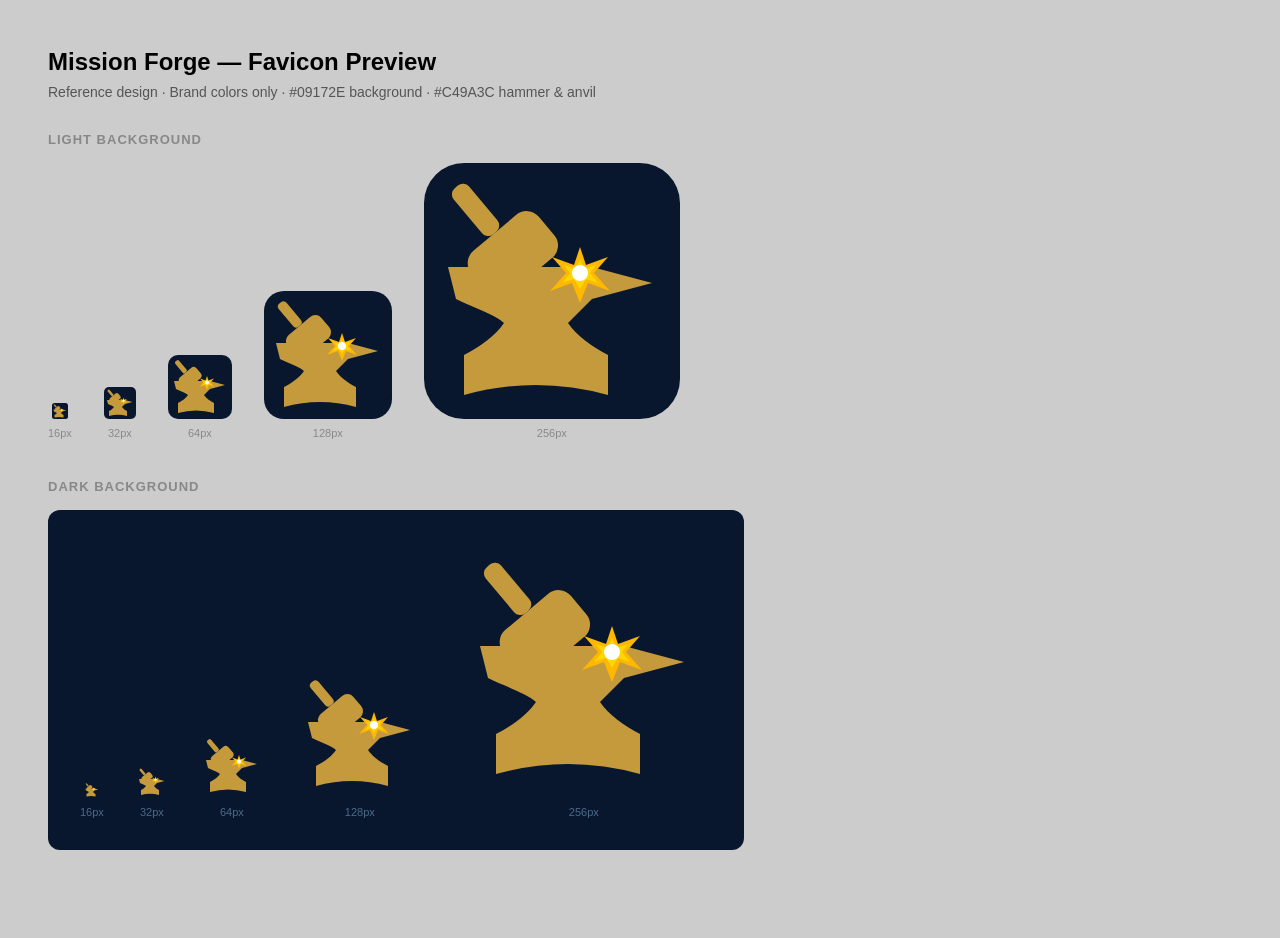
<file: favicon-preview.html>
<!DOCTYPE html>
<html>
<head>
<meta charset="UTF-8">
<title>Mission Forge — Favicon Preview</title>
<style>
  body { background: #ccc; font-family: -apple-system, sans-serif; padding: 40px; }
  h2 { margin: 0 0 8px; }
  p { margin: 0 0 32px; color: #555; font-size: 14px; }
  .section { margin-bottom: 40px; }
  .section h3 { margin: 0 0 16px; font-size: 13px; text-transform: uppercase; letter-spacing: 1px; color: #888; }
  .row { display: flex; align-items: flex-end; gap: 32px; flex-wrap: wrap; }
  .item { display: flex; flex-direction: column; align-items: center; gap: 8px; }
  .label { font-size: 11px; color: #888; }
  .dark-bg { background: #09172E; padding: 32px; border-radius: 12px; display: inline-flex; gap: 32px; align-items: flex-end; flex-wrap: wrap; }
  .dark-bg .label { color: #4a6a8a; }
</style>
</head>
<body>
<h2>Mission Forge — Favicon Preview</h2>
<p>Reference design · Brand colors only · #09172E background · #C49A3C hammer &amp; anvil</p>

<div class="section">
  <h3>Light background</h3>
  <div class="row">
    <div class="item">
      <svg xmlns="http://www.w3.org/2000/svg" viewBox="0 0 64 64" width="16" height="16"><rect width="64" height="64" fill="#09172E" rx="10"/><path d="M 6,26 L 42,26 L 57,30 L 42,34 C 40,36 38,38 36,40 C 38,43 42,46 46,48 L 46,58 Q 28,53 10,58 L 10,48 C 14,46 18,43 20,40 C 18,38 12,36 8,34 Z" fill="#C49A3C"/><g transform="translate(19, 19) rotate(-40)"><rect x="-2.5" y="-17" width="5" height="15" rx="2" fill="#C49A3C"/><rect x="-11" y="-2" width="22" height="14" rx="4" fill="#C49A3C"/></g><polygon points="39,21 40.5,25.5 46,23.5 42.5,27.5 46.5,32 41,30 39,35 37,30 31.5,32 35.5,27.5 32,23.5 37.5,25.5" fill="#FFB800"/><polygon points="39,24 40,26.5 43,25.5 41.5,27.5 43.5,30 40.5,29 39,31.5 37.5,29 34.5,30 36.5,27.5 35,25.5 38,26.5" fill="#FFD700"/><circle cx="39" cy="27.5" r="2" fill="#ffffff"/></svg>
      <span class="label">16px</span>
    </div>
    <div class="item">
      <svg xmlns="http://www.w3.org/2000/svg" viewBox="0 0 64 64" width="32" height="32"><rect width="64" height="64" fill="#09172E" rx="10"/><path d="M 6,26 L 42,26 L 57,30 L 42,34 C 40,36 38,38 36,40 C 38,43 42,46 46,48 L 46,58 Q 28,53 10,58 L 10,48 C 14,46 18,43 20,40 C 18,38 12,36 8,34 Z" fill="#C49A3C"/><g transform="translate(19, 19) rotate(-40)"><rect x="-2.5" y="-17" width="5" height="15" rx="2" fill="#C49A3C"/><rect x="-11" y="-2" width="22" height="14" rx="4" fill="#C49A3C"/></g><polygon points="39,21 40.5,25.5 46,23.5 42.5,27.5 46.5,32 41,30 39,35 37,30 31.5,32 35.5,27.5 32,23.5 37.5,25.5" fill="#FFB800"/><polygon points="39,24 40,26.5 43,25.5 41.5,27.5 43.5,30 40.5,29 39,31.5 37.5,29 34.5,30 36.5,27.5 35,25.5 38,26.5" fill="#FFD700"/><circle cx="39" cy="27.5" r="2" fill="#ffffff"/></svg>
      <span class="label">32px</span>
    </div>
    <div class="item">
      <svg xmlns="http://www.w3.org/2000/svg" viewBox="0 0 64 64" width="64" height="64"><rect width="64" height="64" fill="#09172E" rx="10"/><path d="M 6,26 L 42,26 L 57,30 L 42,34 C 40,36 38,38 36,40 C 38,43 42,46 46,48 L 46,58 Q 28,53 10,58 L 10,48 C 14,46 18,43 20,40 C 18,38 12,36 8,34 Z" fill="#C49A3C"/><g transform="translate(19, 19) rotate(-40)"><rect x="-2.5" y="-17" width="5" height="15" rx="2" fill="#C49A3C"/><rect x="-11" y="-2" width="22" height="14" rx="4" fill="#C49A3C"/></g><polygon points="39,21 40.5,25.5 46,23.5 42.5,27.5 46.5,32 41,30 39,35 37,30 31.5,32 35.5,27.5 32,23.5 37.5,25.5" fill="#FFB800"/><polygon points="39,24 40,26.5 43,25.5 41.5,27.5 43.5,30 40.5,29 39,31.5 37.5,29 34.5,30 36.5,27.5 35,25.5 38,26.5" fill="#FFD700"/><circle cx="39" cy="27.5" r="2" fill="#ffffff"/></svg>
      <span class="label">64px</span>
    </div>
    <div class="item">
      <svg xmlns="http://www.w3.org/2000/svg" viewBox="0 0 64 64" width="128" height="128"><rect width="64" height="64" fill="#09172E" rx="10"/><path d="M 6,26 L 42,26 L 57,30 L 42,34 C 40,36 38,38 36,40 C 38,43 42,46 46,48 L 46,58 Q 28,53 10,58 L 10,48 C 14,46 18,43 20,40 C 18,38 12,36 8,34 Z" fill="#C49A3C"/><g transform="translate(19, 19) rotate(-40)"><rect x="-2.5" y="-17" width="5" height="15" rx="2" fill="#C49A3C"/><rect x="-11" y="-2" width="22" height="14" rx="4" fill="#C49A3C"/></g><polygon points="39,21 40.5,25.5 46,23.5 42.5,27.5 46.5,32 41,30 39,35 37,30 31.5,32 35.5,27.5 32,23.5 37.5,25.5" fill="#FFB800"/><polygon points="39,24 40,26.5 43,25.5 41.5,27.5 43.5,30 40.5,29 39,31.5 37.5,29 34.5,30 36.5,27.5 35,25.5 38,26.6" fill="#FFD700"/><circle cx="39" cy="27.5" r="2" fill="#ffffff"/></svg>
      <span class="label">128px</span>
    </div>
    <div class="item">
      <svg xmlns="http://www.w3.org/2000/svg" viewBox="0 0 64 64" width="256" height="256"><rect width="64" height="64" fill="#09172E" rx="10"/><path d="M 6,26 L 42,26 L 57,30 L 42,34 C 40,36 38,38 36,40 C 38,43 42,46 46,48 L 46,58 Q 28,53 10,58 L 10,48 C 14,46 18,43 20,40 C 18,38 12,36 8,34 Z" fill="#C49A3C"/><g transform="translate(19, 19) rotate(-40)"><rect x="-2.5" y="-17" width="5" height="15" rx="2" fill="#C49A3C"/><rect x="-11" y="-2" width="22" height="14" rx="4" fill="#C49A3C"/></g><polygon points="39,21 40.5,25.5 46,23.5 42.5,27.5 46.5,32 41,30 39,35 37,30 31.5,32 35.5,27.5 32,23.5 37.5,25.5" fill="#FFB800"/><polygon points="39,24 40,26.5 43,25.5 41.5,27.5 43.5,30 40.5,29 39,31.5 37.5,29 34.5,30 36.5,27.5 35,25.5 38,26.5" fill="#FFD700"/><circle cx="39" cy="27.5" r="2" fill="#ffffff"/></svg>
      <span class="label">256px</span>
    </div>
  </div>
</div>

<div class="section">
  <h3>Dark background</h3>
  <div class="dark-bg">
    <div class="item">
      <svg xmlns="http://www.w3.org/2000/svg" viewBox="0 0 64 64" width="16" height="16"><rect width="64" height="64" fill="#09172E" rx="10"/><path d="M 6,26 L 42,26 L 57,30 L 42,34 C 40,36 38,38 36,40 C 38,43 42,46 46,48 L 46,58 Q 28,53 10,58 L 10,48 C 14,46 18,43 20,40 C 18,38 12,36 8,34 Z" fill="#C49A3C"/><g transform="translate(19, 19) rotate(-40)"><rect x="-2.5" y="-17" width="5" height="15" rx="2" fill="#C49A3C"/><rect x="-11" y="-2" width="22" height="14" rx="4" fill="#C49A3C"/></g><polygon points="39,21 40.5,25.5 46,23.5 42.5,27.5 46.5,32 41,30 39,35 37,30 31.5,32 35.5,27.5 32,23.5 37.5,25.5" fill="#FFB800"/><polygon points="39,24 40,26.5 43,25.5 41.5,27.5 43.5,30 40.5,29 39,31.5 37.5,29 34.5,30 36.5,27.5 35,25.5 38,26.5" fill="#FFD700"/><circle cx="39" cy="27.5" r="2" fill="#ffffff"/></svg>
      <span class="label">16px</span>
    </div>
    <div class="item">
      <svg xmlns="http://www.w3.org/2000/svg" viewBox="0 0 64 64" width="32" height="32"><rect width="64" height="64" fill="#09172E" rx="10"/><path d="M 6,26 L 42,26 L 57,30 L 42,34 C 40,36 38,38 36,40 C 38,43 42,46 46,48 L 46,58 Q 28,53 10,58 L 10,48 C 14,46 18,43 20,40 C 18,38 12,36 8,34 Z" fill="#C49A3C"/><g transform="translate(19, 19) rotate(-40)"><rect x="-2.5" y="-17" width="5" height="15" rx="2" fill="#C49A3C"/><rect x="-11" y="-2" width="22" height="14" rx="4" fill="#C49A3C"/></g><polygon points="39,21 40.5,25.5 46,23.5 42.5,27.5 46.5,32 41,30 39,35 37,30 31.5,32 35.5,27.5 32,23.5 37.5,25.5" fill="#FFB800"/><polygon points="39,24 40,26.5 43,25.5 41.5,27.5 43.5,30 40.5,29 39,31.5 37.5,29 34.5,30 36.5,27.5 35,25.5 38,26.5" fill="#FFD700"/><circle cx="39" cy="27.5" r="2" fill="#ffffff"/></svg>
      <span class="label">32px</span>
    </div>
    <div class="item">
      <svg xmlns="http://www.w3.org/2000/svg" viewBox="0 0 64 64" width="64" height="64"><rect width="64" height="64" fill="#09172E" rx="10"/><path d="M 6,26 L 42,26 L 57,30 L 42,34 C 40,36 38,38 36,40 C 38,43 42,46 46,48 L 46,58 Q 28,53 10,58 L 10,48 C 14,46 18,43 20,40 C 18,38 12,36 8,34 Z" fill="#C49A3C"/><g transform="translate(19, 19) rotate(-40)"><rect x="-2.5" y="-17" width="5" height="15" rx="2" fill="#C49A3C"/><rect x="-11" y="-2" width="22" height="14" rx="4" fill="#C49A3C"/></g><polygon points="39,21 40.5,25.5 46,23.5 42.5,27.5 46.5,32 41,30 39,35 37,30 31.5,32 35.5,27.5 32,23.5 37.5,25.5" fill="#FFB800"/><polygon points="39,24 40,26.5 43,25.5 41.5,27.5 43.5,30 40.5,29 39,31.5 37.5,29 34.5,30 36.5,27.5 35,25.5 38,26.5" fill="#FFD700"/><circle cx="39" cy="27.5" r="2" fill="#ffffff"/></svg>
      <span class="label">64px</span>
    </div>
    <div class="item">
      <svg xmlns="http://www.w3.org/2000/svg" viewBox="0 0 64 64" width="128" height="128"><rect width="64" height="64" fill="#09172E" rx="10"/><path d="M 6,26 L 42,26 L 57,30 L 42,34 C 40,36 38,38 36,40 C 38,43 42,46 46,48 L 46,58 Q 28,53 10,58 L 10,48 C 14,46 18,43 20,40 C 18,38 12,36 8,34 Z" fill="#C49A3C"/><g transform="translate(19, 19) rotate(-40)"><rect x="-2.5" y="-17" width="5" height="15" rx="2" fill="#C49A3C"/><rect x="-11" y="-2" width="22" height="14" rx="4" fill="#C49A3C"/></g><polygon points="39,21 40.5,25.5 46,23.5 42.5,27.5 46.5,32 41,30 39,35 37,30 31.5,32 35.5,27.5 32,23.5 37.5,25.5" fill="#FFB800"/><polygon points="39,24 40,26.5 43,25.5 41.5,27.5 43.5,30 40.5,29 39,31.5 37.5,29 34.5,30 36.5,27.5 35,25.5 38,26.5" fill="#FFD700"/><circle cx="39" cy="27.5" r="2" fill="#ffffff"/></svg>
      <span class="label">128px</span>
    </div>
    <div class="item">
      <svg xmlns="http://www.w3.org/2000/svg" viewBox="0 0 64 64" width="256" height="256"><rect width="64" height="64" fill="#09172E" rx="10"/><path d="M 6,26 L 42,26 L 57,30 L 42,34 C 40,36 38,38 36,40 C 38,43 42,46 46,48 L 46,58 Q 28,53 10,58 L 10,48 C 14,46 18,43 20,40 C 18,38 12,36 8,34 Z" fill="#C49A3C"/><g transform="translate(19, 19) rotate(-40)"><rect x="-2.5" y="-17" width="5" height="15" rx="2" fill="#C49A3C"/><rect x="-11" y="-2" width="22" height="14" rx="4" fill="#C49A3C"/></g><polygon points="39,21 40.5,25.5 46,23.5 42.5,27.5 46.5,32 41,30 39,35 37,30 31.5,32 35.5,27.5 32,23.5 37.5,25.5" fill="#FFB800"/><polygon points="39,24 40,26.5 43,25.5 41.5,27.5 43.5,30 40.5,29 39,31.5 37.5,29 34.5,30 36.5,27.5 35,25.5 38,26.5" fill="#FFD700"/><circle cx="39" cy="27.5" r="2" fill="#ffffff"/></svg>
      <span class="label">256px</span>
    </div>
  </div>
</div>

</body>
</html>
</file>
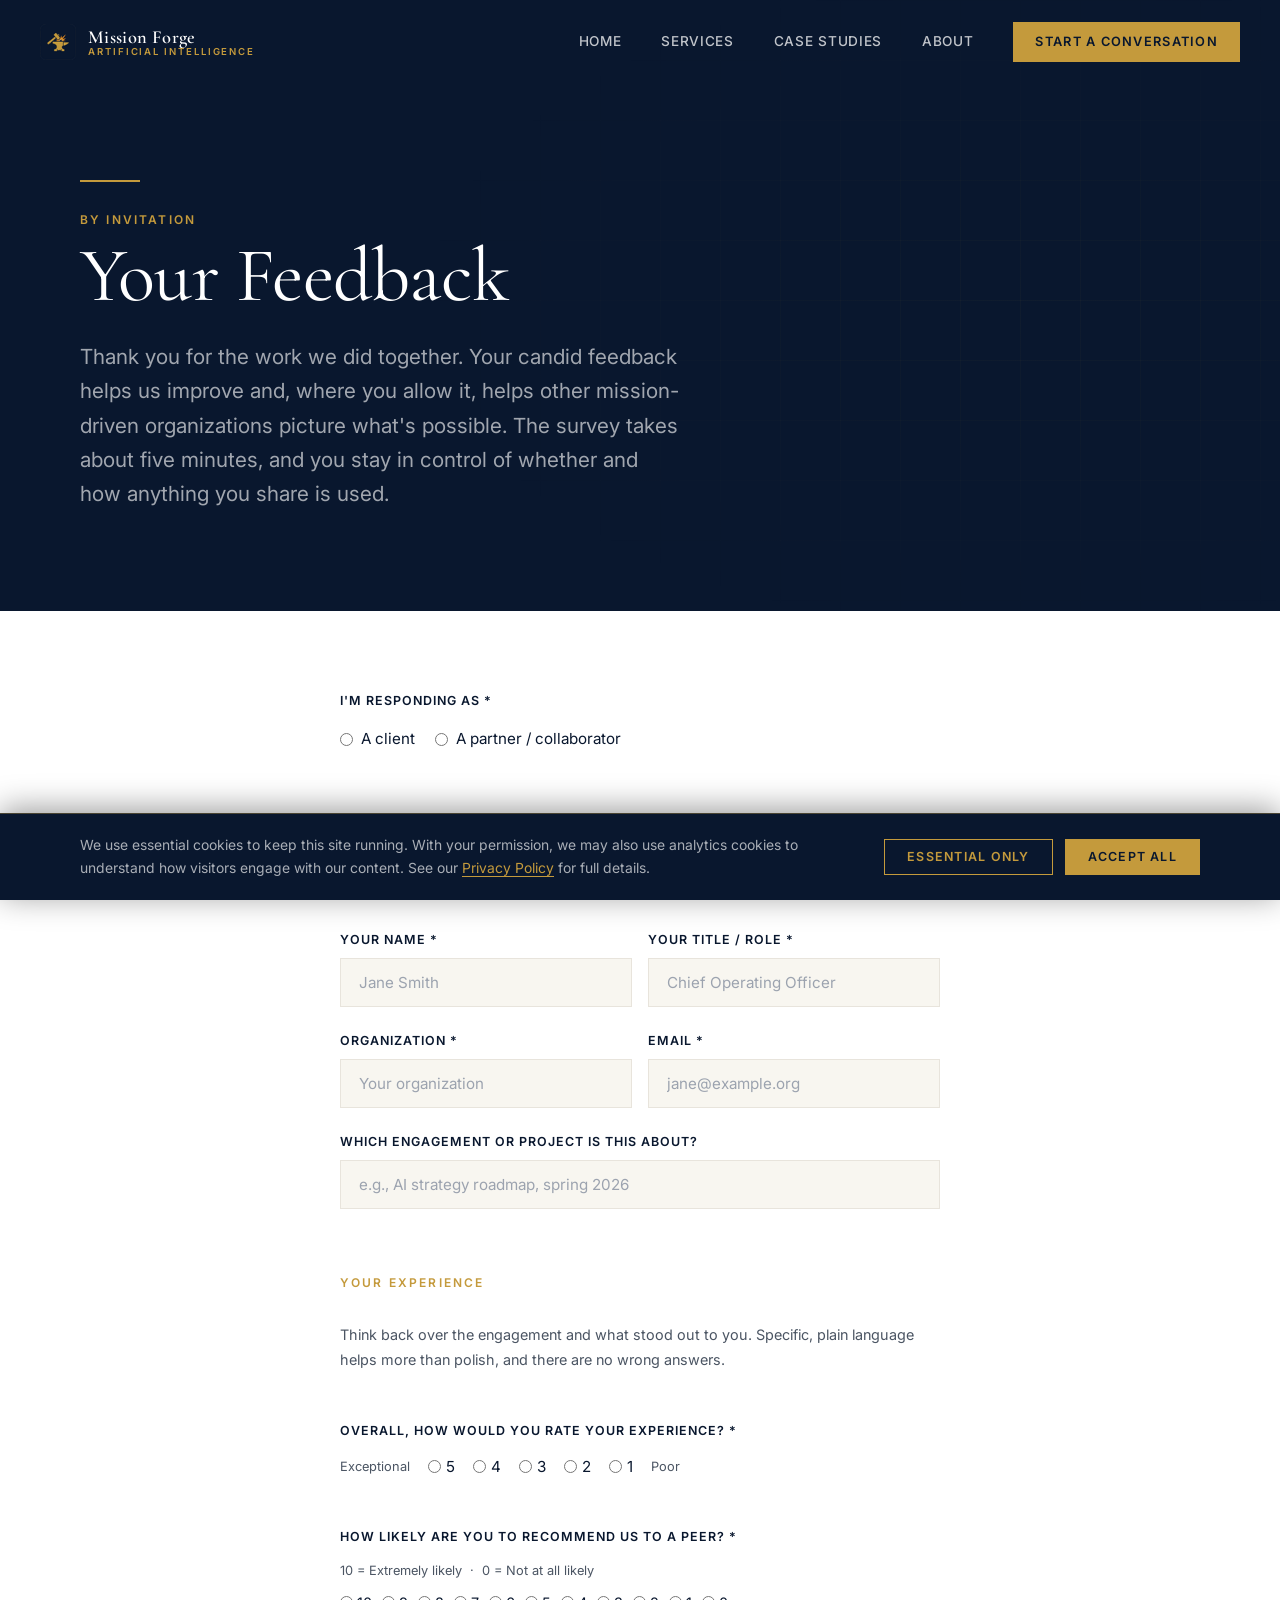
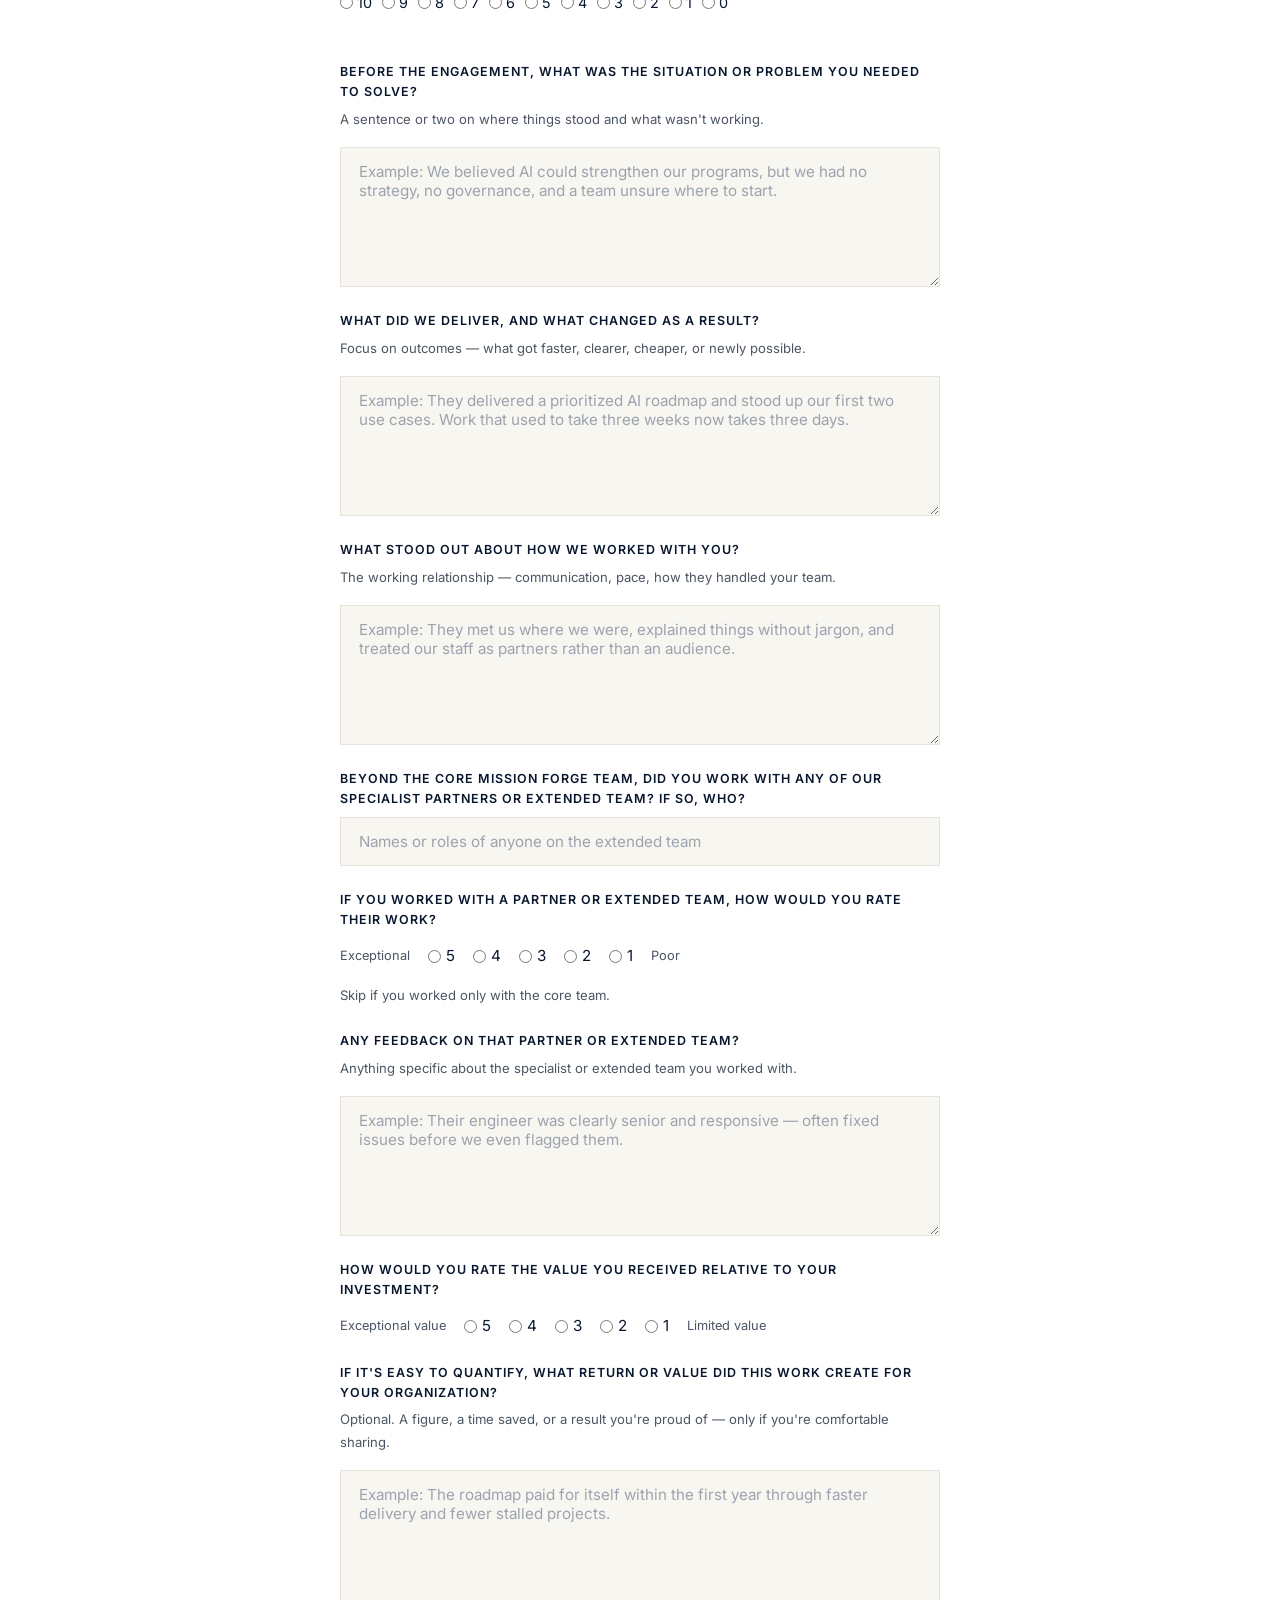
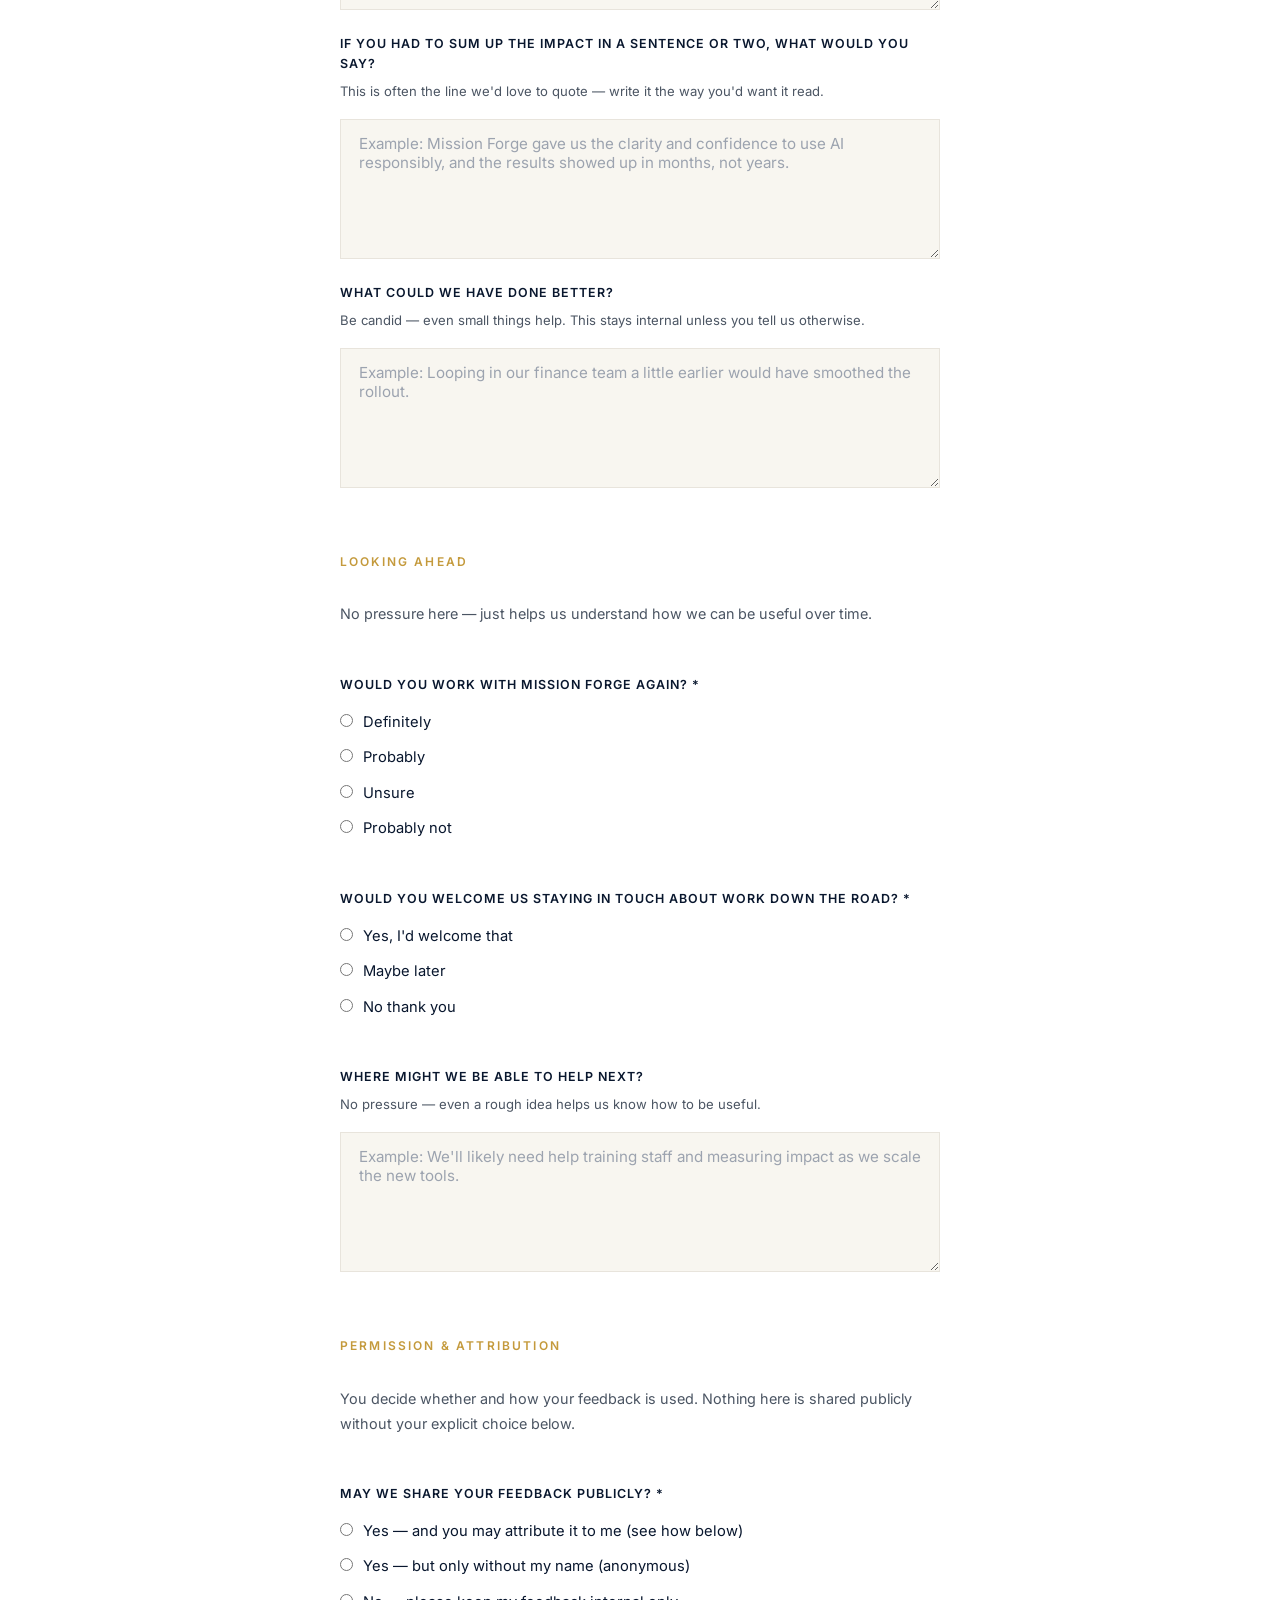
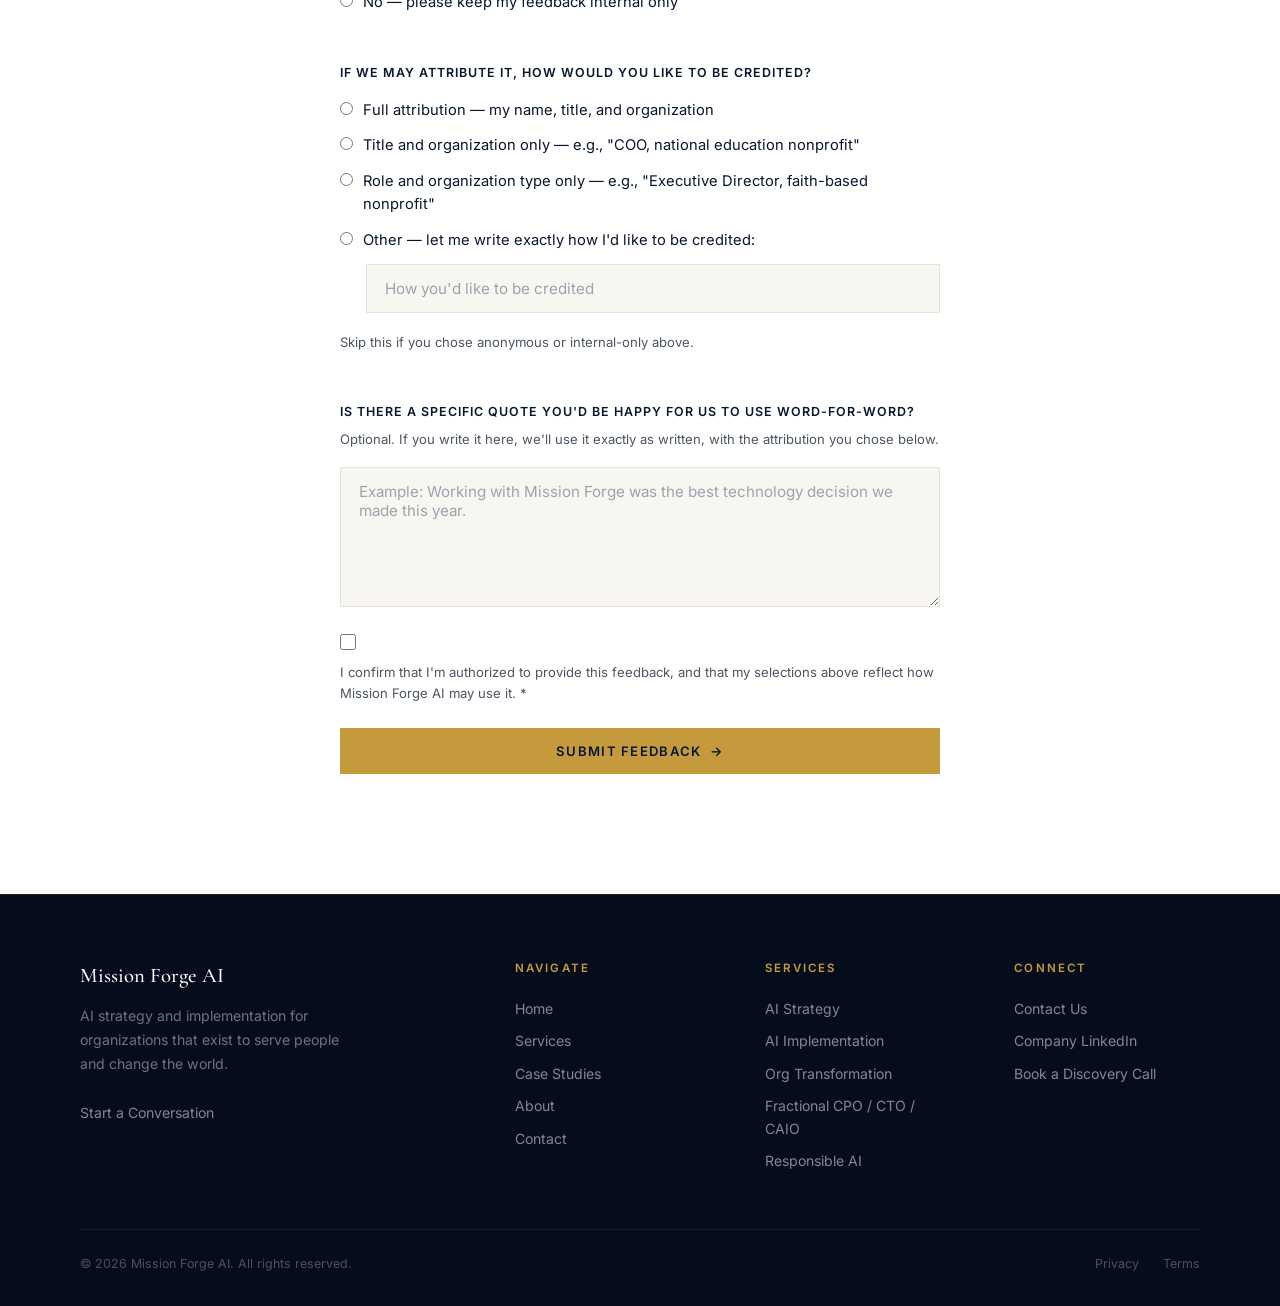
<file: feedback.html>
<!DOCTYPE html>
<html lang="en">
<head>
  <meta charset="UTF-8" />
  <meta name="viewport" content="width=device-width, initial-scale=1.0" />
  <title>Your Feedback, Mission Forge AI</title>
  <meta name="description" content="By-invitation client feedback for Mission Forge AI." />
  <!-- Keep this page out of search engines and out of nav/footer. It is shared by invitation only. -->
  <meta name="robots" content="noindex, nofollow" />
  <link rel="stylesheet" href="css/style.css" />
  <link rel="icon" type="image/png" href="favicon.png" />
  <link rel="apple-touch-icon" href="apple-touch-icon.png" />
</head>
<body>

  <!-- NAV -->
  <nav class="nav scrolled" id="nav">
    <div class="nav__inner">
      <a href="index.html" class="nav__logo">
        <div class="nav__logo-mark">
          <img src="favicon-48.png" width="36" height="36" alt="Mission Forge AI logo mark" />
        </div>
        <div class="nav__logo-text">
          <span class="nav__logo-name">Mission Forge</span>
          <span class="nav__logo-sub">Artificial Intelligence</span>
        </div>
      </a>
      <div class="nav__links" id="navLinks">
        <a href="index.html"        class="nav__link">Home</a>
        <a href="services.html"     class="nav__link">Services</a>
        <a href="case-studies.html" class="nav__link">Case Studies</a>
        <a href="about.html"        class="nav__link">About</a>
        <a href="contact.html"      class="nav__link nav__cta">Start a Conversation</a>
      </div>
      <button class="nav__toggle" id="navToggle" aria-label="Toggle menu">
        <span></span><span></span><span></span>
      </button>
    </div>
  </nav>

  <!-- PAGE HEADER -->
  <header class="page-header">
    <div class="container page-header__content">
      <div class="gold-line fade-up"></div>
      <span class="eyebrow fade-up">By Invitation</span>
      <h1 class="fade-up fade-up-delay-1">Your Feedback</h1>
      <p class="lead fade-up fade-up-delay-2">
        Thank you for the work we did together. Your candid feedback helps us improve and, where you allow it, helps other mission-driven organizations picture what's possible. The survey takes about five minutes, and you stay in control of whether and how anything you share is used.
      </p>
    </div>
  </header>

  <!-- GATE + SURVEY -->
  <section class="contact-section">
    <div class="container" style="max-width:680px;">

      <!-- NO INVITE NOTICE (shown when the link has no personal code) -->
      <div id="noinvite" style="display:none;padding:40px;background:var(--off-white);border-left:3px solid var(--gold);">
        <div class="eyebrow" style="margin-bottom:16px;">Personal Invitation Required</div>
        <p style="font-size:.95rem;color:var(--text-secondary);">
          This survey is reached through the personal link we emailed you. Please open that link directly. If you can't find it, reply to our email or write to <a href="mailto:ken@missionforge.ai" style="color:var(--gold);">ken@missionforge.ai</a> and we'll resend it.
        </p>
      </div>

      <!-- SURVEY (revealed after correct code) -->
      <div id="survey" style="display:none;">
        <form class="contact-form" id="surveyForm">

          <!-- RESPONDENT TYPE -->
          <div class="form-group">
            <label class="form-label">I'm responding as *</label>
            <div style="display:flex;gap:20px;flex-wrap:wrap;margin-top:8px;">
              <label style="display:flex;gap:8px;align-items:center;font-size:.95rem;cursor:pointer;"><input type="radio" name="respondent_type" value="Client" required style="accent-color:var(--gold);" /> A client</label>
              <label style="display:flex;gap:8px;align-items:center;font-size:.95rem;cursor:pointer;"><input type="radio" name="respondent_type" value="Partner" style="accent-color:var(--gold);" /> A partner / collaborator</label>
            </div>
          </div>

          <!-- SECTION 1 -->
          <div class="eyebrow" style="margin:32px 0 6px;">About This Engagement</div>
          <p style="font-size:.9rem;color:var(--text-secondary);margin-bottom:24px;">A little context so we can connect your feedback to the right work.</p>

          <div class="form-row">
            <div class="form-group">
              <label class="form-label" for="name">Your Name *</label>
              <input class="form-input" type="text" id="name" name="name" placeholder="Jane Smith" required />
            </div>
            <div class="form-group">
              <label class="form-label" for="title">Your Title / Role *</label>
              <input class="form-input" type="text" id="title" name="title" placeholder="Chief Operating Officer" required />
            </div>
          </div>

          <div class="form-row">
            <div class="form-group">
              <label class="form-label" for="organization">Organization *</label>
              <input class="form-input" type="text" id="organization" name="organization" placeholder="Your organization" required />
            </div>
            <div class="form-group">
              <label class="form-label" for="email">Email *</label>
              <input class="form-input" type="email" id="email" name="email" placeholder="jane@example.org" required />
            </div>
          </div>

          <div class="form-group">
            <label class="form-label" for="engagement" data-client="Which engagement or project is this about?" data-partner="Which project did you collaborate with us on?">Which engagement or project is this about?</label>
            <input class="form-input" type="text" id="engagement" name="engagement" placeholder="e.g., AI strategy roadmap, spring 2026" />
          </div>

          <!-- SECTION 2 -->
          <div class="eyebrow" style="margin:40px 0 6px;">Your Experience</div>
          <p style="font-size:.9rem;color:var(--text-secondary);margin-bottom:24px;">Think back over the engagement and what stood out to you. Specific, plain language helps more than polish, and there are no wrong answers.</p>

          <div class="form-group">
            <label class="form-label">Overall, how would you rate your experience? *</label>
            <div style="display:flex;gap:18px;flex-wrap:wrap;align-items:center;margin-top:6px;">
              <span style="font-size:.8rem;color:var(--text-secondary);">Exceptional</span>
              <label style="display:flex;align-items:center;gap:5px;font-size:.95rem;cursor:pointer;"><input type="radio" name="overall_rating" value="5" required style="accent-color:var(--gold);" /> 5</label>
              <label style="display:flex;align-items:center;gap:5px;font-size:.95rem;cursor:pointer;"><input type="radio" name="overall_rating" value="4" style="accent-color:var(--gold);" /> 4</label>
              <label style="display:flex;align-items:center;gap:5px;font-size:.95rem;cursor:pointer;"><input type="radio" name="overall_rating" value="3" style="accent-color:var(--gold);" /> 3</label>
              <label style="display:flex;align-items:center;gap:5px;font-size:.95rem;cursor:pointer;"><input type="radio" name="overall_rating" value="2" style="accent-color:var(--gold);" /> 2</label>
              <label style="display:flex;align-items:center;gap:5px;font-size:.95rem;cursor:pointer;"><input type="radio" name="overall_rating" value="1" style="accent-color:var(--gold);" /> 1</label>
              <span style="font-size:.8rem;color:var(--text-secondary);">Poor</span>
            </div>
          </div>

          <div class="form-group" style="margin-top:24px;">
            <label class="form-label">How likely are you to recommend us to a peer? *</label>
            <div style="display:flex;gap:10px;flex-wrap:wrap;align-items:center;margin-top:6px;">
              <span style="font-size:.8rem;color:var(--text-secondary);width:100%;">10 = Extremely likely &nbsp;·&nbsp; 0 = Not at all likely</span>
              <label style="display:flex;align-items:center;gap:4px;font-size:.9rem;cursor:pointer;"><input type="radio" name="recommend_nps" value="10" required style="accent-color:var(--gold);" /> 10</label>
              <label style="display:flex;align-items:center;gap:4px;font-size:.9rem;cursor:pointer;"><input type="radio" name="recommend_nps" value="9" style="accent-color:var(--gold);" /> 9</label>
              <label style="display:flex;align-items:center;gap:4px;font-size:.9rem;cursor:pointer;"><input type="radio" name="recommend_nps" value="8" style="accent-color:var(--gold);" /> 8</label>
              <label style="display:flex;align-items:center;gap:4px;font-size:.9rem;cursor:pointer;"><input type="radio" name="recommend_nps" value="7" style="accent-color:var(--gold);" /> 7</label>
              <label style="display:flex;align-items:center;gap:4px;font-size:.9rem;cursor:pointer;"><input type="radio" name="recommend_nps" value="6" style="accent-color:var(--gold);" /> 6</label>
              <label style="display:flex;align-items:center;gap:4px;font-size:.9rem;cursor:pointer;"><input type="radio" name="recommend_nps" value="5" style="accent-color:var(--gold);" /> 5</label>
              <label style="display:flex;align-items:center;gap:4px;font-size:.9rem;cursor:pointer;"><input type="radio" name="recommend_nps" value="4" style="accent-color:var(--gold);" /> 4</label>
              <label style="display:flex;align-items:center;gap:4px;font-size:.9rem;cursor:pointer;"><input type="radio" name="recommend_nps" value="3" style="accent-color:var(--gold);" /> 3</label>
              <label style="display:flex;align-items:center;gap:4px;font-size:.9rem;cursor:pointer;"><input type="radio" name="recommend_nps" value="2" style="accent-color:var(--gold);" /> 2</label>
              <label style="display:flex;align-items:center;gap:4px;font-size:.9rem;cursor:pointer;"><input type="radio" name="recommend_nps" value="1" style="accent-color:var(--gold);" /> 1</label>
              <label style="display:flex;align-items:center;gap:4px;font-size:.9rem;cursor:pointer;"><input type="radio" name="recommend_nps" value="0" style="accent-color:var(--gold);" /> 0</label>
            </div>
          </div>

          <div class="form-group" style="margin-top:24px;">
            <label class="form-label" for="before_situation" data-client="Before the engagement, what was the situation or problem you needed to solve?" data-partner="Going into the project, what was the situation or goal?">Before the engagement, what was the situation or problem you needed to solve?</label>
            <p style="font-size:.82rem;color:var(--text-secondary);margin:-2px 0 8px;">A sentence or two on where things stood and what wasn't working.</p>
            <textarea class="form-textarea" id="before_situation" name="before_situation" placeholder="Example: We believed AI could strengthen our programs, but we had no strategy, no governance, and a team unsure where to start."></textarea>
          </div>

          <div class="form-group">
            <label class="form-label" for="delivered_changed" data-client="What did we deliver, and what changed as a result?" data-partner="What did we accomplish together, and what changed as a result?">What did we deliver, and what changed as a result?</label>
            <p style="font-size:.82rem;color:var(--text-secondary);margin:-2px 0 8px;">Focus on outcomes — what got faster, clearer, cheaper, or newly possible.</p>
            <textarea class="form-textarea" id="delivered_changed" name="delivered_changed" placeholder="Example: They delivered a prioritized AI roadmap and stood up our first two use cases. Work that used to take three weeks now takes three days."></textarea>
          </div>

          <div class="form-group">
            <label class="form-label" for="how_we_worked" data-client="What stood out about how we worked with you?" data-partner="What stood out about how we worked together?">What stood out about how we worked with you?</label>
            <p style="font-size:.82rem;color:var(--text-secondary);margin:-2px 0 8px;">The working relationship — communication, pace, how they handled your team.</p>
            <textarea class="form-textarea" id="how_we_worked" name="how_we_worked" placeholder="Example: They met us where we were, explained things without jargon, and treated our staff as partners rather than an audience."></textarea>
          </div>

          <div class="form-group client-only">
            <label class="form-label" for="partners_who">Beyond the core Mission Forge team, did you work with any of our specialist partners or extended team? If so, who?</label>
            <input class="form-input" type="text" id="partners_who" name="partners_who" placeholder="Names or roles of anyone on the extended team" />
          </div>

          <div class="form-group client-only">
            <label class="form-label">If you worked with a partner or extended team, how would you rate their work?</label>
            <div style="display:flex;gap:18px;flex-wrap:wrap;align-items:center;margin-top:6px;">
              <span style="font-size:.8rem;color:var(--text-secondary);">Exceptional</span>
              <label style="display:flex;align-items:center;gap:5px;font-size:.95rem;cursor:pointer;"><input type="radio" name="partner_rating" value="5" style="accent-color:var(--gold);" /> 5</label>
              <label style="display:flex;align-items:center;gap:5px;font-size:.95rem;cursor:pointer;"><input type="radio" name="partner_rating" value="4" style="accent-color:var(--gold);" /> 4</label>
              <label style="display:flex;align-items:center;gap:5px;font-size:.95rem;cursor:pointer;"><input type="radio" name="partner_rating" value="3" style="accent-color:var(--gold);" /> 3</label>
              <label style="display:flex;align-items:center;gap:5px;font-size:.95rem;cursor:pointer;"><input type="radio" name="partner_rating" value="2" style="accent-color:var(--gold);" /> 2</label>
              <label style="display:flex;align-items:center;gap:5px;font-size:.95rem;cursor:pointer;"><input type="radio" name="partner_rating" value="1" style="accent-color:var(--gold);" /> 1</label>
              <span style="font-size:.8rem;color:var(--text-secondary);">Poor</span>
            </div>
            <p style="font-size:.82rem;color:var(--text-secondary);margin-top:8px;">Skip if you worked only with the core team.</p>
          </div>

          <div class="form-group client-only">
            <label class="form-label" for="partner_feedback">Any feedback on that partner or extended team?</label>
            <p style="font-size:.82rem;color:var(--text-secondary);margin:-2px 0 8px;">Anything specific about the specialist or extended team you worked with.</p>
            <textarea class="form-textarea" id="partner_feedback" name="partner_feedback" placeholder="Example: Their engineer was clearly senior and responsive — often fixed issues before we even flagged them."></textarea>
          </div>

          <div class="form-group client-only">
            <label class="form-label">How would you rate the value you received relative to your investment?</label>
            <div style="display:flex;gap:18px;flex-wrap:wrap;align-items:center;margin-top:6px;">
              <span style="font-size:.8rem;color:var(--text-secondary);">Exceptional value</span>
              <label style="display:flex;align-items:center;gap:5px;font-size:.95rem;cursor:pointer;"><input type="radio" name="value_rating" value="5" style="accent-color:var(--gold);" /> 5</label>
              <label style="display:flex;align-items:center;gap:5px;font-size:.95rem;cursor:pointer;"><input type="radio" name="value_rating" value="4" style="accent-color:var(--gold);" /> 4</label>
              <label style="display:flex;align-items:center;gap:5px;font-size:.95rem;cursor:pointer;"><input type="radio" name="value_rating" value="3" style="accent-color:var(--gold);" /> 3</label>
              <label style="display:flex;align-items:center;gap:5px;font-size:.95rem;cursor:pointer;"><input type="radio" name="value_rating" value="2" style="accent-color:var(--gold);" /> 2</label>
              <label style="display:flex;align-items:center;gap:5px;font-size:.95rem;cursor:pointer;"><input type="radio" name="value_rating" value="1" style="accent-color:var(--gold);" /> 1</label>
              <span style="font-size:.8rem;color:var(--text-secondary);">Limited value</span>
            </div>
          </div>

          <div class="form-group client-only">
            <label class="form-label" for="value_return">If it's easy to quantify, what return or value did this work create for your organization?</label>
            <p style="font-size:.82rem;color:var(--text-secondary);margin:-2px 0 8px;">Optional. A figure, a time saved, or a result you're proud of — only if you're comfortable sharing.</p>
            <textarea class="form-textarea" id="value_return" name="value_return" placeholder="Example: The roadmap paid for itself within the first year through faster delivery and fewer stalled projects."></textarea>
          </div>

          <div class="form-group">
            <label class="form-label" for="impact_summary">If you had to sum up the impact in a sentence or two, what would you say?</label>
            <p style="font-size:.82rem;color:var(--text-secondary);margin:-2px 0 8px;">This is often the line we'd love to quote — write it the way you'd want it read.</p>
            <textarea class="form-textarea" id="impact_summary" name="impact_summary" placeholder="Example: Mission Forge gave us the clarity and confidence to use AI responsibly, and the results showed up in months, not years."></textarea>
          </div>

          <div class="form-group">
            <label class="form-label" for="could_improve">What could we have done better?</label>
            <p style="font-size:.82rem;color:var(--text-secondary);margin:-2px 0 8px;">Be candid — even small things help. This stays internal unless you tell us otherwise.</p>
            <textarea class="form-textarea" id="could_improve" name="could_improve" placeholder="Example: Looping in our finance team a little earlier would have smoothed the rollout."></textarea>
          </div>

          <!-- SECTION 3 -->
          <div class="eyebrow" style="margin:40px 0 6px;">Looking Ahead</div>
          <p style="font-size:.9rem;color:var(--text-secondary);margin-bottom:24px;">No pressure here — just helps us understand how we can be useful over time.</p>

          <div class="form-group">
            <label class="form-label">Would you work with Mission Forge again? *</label>
            <div style="display:flex;flex-direction:column;gap:12px;margin-top:8px;">
              <label style="display:flex;gap:10px;align-items:flex-start;font-size:.92rem;cursor:pointer;"><input type="radio" name="work_again" value="Definitely" required style="accent-color:var(--gold);margin-top:3px;" /> Definitely</label>
              <label style="display:flex;gap:10px;align-items:flex-start;font-size:.92rem;cursor:pointer;"><input type="radio" name="work_again" value="Probably" style="accent-color:var(--gold);margin-top:3px;" /> Probably</label>
              <label style="display:flex;gap:10px;align-items:flex-start;font-size:.92rem;cursor:pointer;"><input type="radio" name="work_again" value="Unsure" style="accent-color:var(--gold);margin-top:3px;" /> Unsure</label>
              <label style="display:flex;gap:10px;align-items:flex-start;font-size:.92rem;cursor:pointer;"><input type="radio" name="work_again" value="Probably not" style="accent-color:var(--gold);margin-top:3px;" /> Probably not</label>
            </div>
          </div>

          <div class="form-group" style="margin-top:24px;">
            <label class="form-label">Would you welcome us staying in touch about work down the road? *</label>
            <div style="display:flex;flex-direction:column;gap:12px;margin-top:8px;">
              <label style="display:flex;gap:10px;align-items:flex-start;font-size:.92rem;cursor:pointer;"><input type="radio" name="keep_in_touch" value="Yes, I'd welcome that" required style="accent-color:var(--gold);margin-top:3px;" /> Yes, I'd welcome that</label>
              <label style="display:flex;gap:10px;align-items:flex-start;font-size:.92rem;cursor:pointer;"><input type="radio" name="keep_in_touch" value="Maybe later" style="accent-color:var(--gold);margin-top:3px;" /> Maybe later</label>
              <label style="display:flex;gap:10px;align-items:flex-start;font-size:.92rem;cursor:pointer;"><input type="radio" name="keep_in_touch" value="No thank you" style="accent-color:var(--gold);margin-top:3px;" /> No thank you</label>
            </div>
          </div>

          <div class="form-group" style="margin-top:24px;">
            <label class="form-label" for="future_work">Where might we be able to help next?</label>
            <p style="font-size:.82rem;color:var(--text-secondary);margin:-2px 0 8px;">No pressure — even a rough idea helps us know how to be useful.</p>
            <textarea class="form-textarea" id="future_work" name="future_work" placeholder="Example: We'll likely need help training staff and measuring impact as we scale the new tools."></textarea>
          </div>

          <!-- SECTION 4 -->
          <div class="eyebrow" style="margin:40px 0 6px;">Permission &amp; Attribution</div>
          <p style="font-size:.9rem;color:var(--text-secondary);margin-bottom:24px;">You decide whether and how your feedback is used. Nothing here is shared publicly without your explicit choice below.</p>

          <div class="form-group">
            <label class="form-label">May we share your feedback publicly? *</label>
            <div style="display:flex;flex-direction:column;gap:12px;margin-top:8px;">
              <label style="display:flex;gap:10px;align-items:flex-start;font-size:.92rem;cursor:pointer;"><input type="radio" name="share_permission" value="Yes — may attribute" required style="accent-color:var(--gold);margin-top:3px;" /> Yes — and you may attribute it to me (see how below)</label>
              <label style="display:flex;gap:10px;align-items:flex-start;font-size:.92rem;cursor:pointer;"><input type="radio" name="share_permission" value="Yes — anonymous only" style="accent-color:var(--gold);margin-top:3px;" /> Yes — but only without my name (anonymous)</label>
              <label style="display:flex;gap:10px;align-items:flex-start;font-size:.92rem;cursor:pointer;"><input type="radio" name="share_permission" value="No — internal only" style="accent-color:var(--gold);margin-top:3px;" /> No — please keep my feedback internal only</label>
            </div>
          </div>

          <div class="form-group" style="margin-top:24px;">
            <label class="form-label">If we may attribute it, how would you like to be credited?</label>
            <div style="display:flex;flex-direction:column;gap:12px;margin-top:8px;">
              <label style="display:flex;gap:10px;align-items:flex-start;font-size:.92rem;cursor:pointer;"><input type="radio" name="attribution" value="Full — name, title, organization" style="accent-color:var(--gold);margin-top:3px;" /> Full attribution — my name, title, and organization</label>
              <label style="display:flex;gap:10px;align-items:flex-start;font-size:.92rem;cursor:pointer;"><input type="radio" name="attribution" value="Title and organization only" style="accent-color:var(--gold);margin-top:3px;" /> Title and organization only — e.g., "COO, national education nonprofit"</label>
              <label style="display:flex;gap:10px;align-items:flex-start;font-size:.92rem;cursor:pointer;"><input type="radio" name="attribution" value="Role and org type only" style="accent-color:var(--gold);margin-top:3px;" /> Role and organization type only — e.g., "Executive Director, faith-based nonprofit"</label>
              <label style="display:flex;gap:10px;align-items:flex-start;font-size:.92rem;cursor:pointer;"><input type="radio" name="attribution" value="Other" style="accent-color:var(--gold);margin-top:3px;" /> Other — let me write exactly how I'd like to be credited:</label>
              <input class="form-input" type="text" id="attribution_other" name="attribution_other" placeholder="How you'd like to be credited" style="margin-left:26px;max-width:calc(100% - 26px);" />
            </div>
            <p style="font-size:.82rem;color:var(--text-secondary);margin-top:10px;">Skip this if you chose anonymous or internal-only above.</p>
          </div>

          <div class="form-group" style="margin-top:24px;">
            <label class="form-label" for="verbatim_quote">Is there a specific quote you'd be happy for us to use word-for-word?</label>
            <p style="font-size:.82rem;color:var(--text-secondary);margin:-2px 0 8px;">Optional. If you write it here, we'll use it exactly as written, with the attribution you chose below.</p>
            <textarea class="form-textarea" id="verbatim_quote" name="verbatim_quote" placeholder="Example: Working with Mission Forge was the best technology decision we made this year."></textarea>
          </div>

          <div style="display:flex;align-items:flex-start;gap:12px;" class="form-group">
            <input type="checkbox" id="consent" name="consent" required style="margin-top:3px;accent-color:var(--gold);width:16px;height:16px;flex-shrink:0;" />
            <label for="consent" style="font-size:.82rem;color:var(--text-secondary);cursor:pointer;">
              I confirm that I'm authorized to provide this feedback, and that my selections above reflect how Mission Forge AI may use it. *
            </label>
          </div>

          <!-- Personal link token (auto-filled from the invitation URL) -->
          <input type="hidden" id="client_token" name="client_token" value="" />

          <!-- Anti-spam honeypot (hidden from people) -->
          <input type="text" name="_gotcha" tabindex="-1" autocomplete="off" style="position:absolute;left:-9999px;" aria-hidden="true" />

          <p id="surveyError" style="display:none;font-size:.85rem;color:#b3261e;margin-bottom:16px;">
            Something went wrong sending your response. Please try again, or email ken@missionforge.ai directly.
          </p>

          <div>
            <button type="submit" id="surveySubmit" class="btn btn--gold btn--arrow" style="width:100%;justify-content:center;">
              Submit Feedback
            </button>
          </div>
        </form>
      </div>

      <!-- THANK YOU (revealed after submit) -->
      <div id="thanks" style="display:none;padding:48px 40px;background:var(--off-white);border-left:3px solid var(--gold);text-align:center;">
        <div class="eyebrow" style="margin-bottom:16px;">Received</div>
        <h2 style="font-size:clamp(1.4rem,3vw,2rem);margin-bottom:16px;">Thank You</h2>
        <p style="font-size:.95rem;color:var(--text-secondary);">
          Your feedback directly shapes how we work, and where you've given permission, it helps other mission-driven organizations picture what's possible. We're grateful you took the time. <span style="white-space:nowrap;">— The Mission Forge AI Team</span>
        </p>
      </div>

    </div>
  </section>

  <!-- FOOTER -->
  <footer class="footer">
    <div class="container">
      <div class="footer__inner">
        <div>
          <div class="footer__brand-name">Mission Forge AI</div>
          <p class="footer__brand-desc">AI strategy and implementation for organizations that exist to serve people and change the world.</p>
          <a href="contact.html" class="footer__link">Start a Conversation</a>
        </div>
        <div>
          <div class="footer__heading">Navigate</div>
          <div class="footer__links">
            <a href="index.html"        class="footer__link">Home</a>
            <a href="services.html"     class="footer__link">Services</a>
            <a href="case-studies.html" class="footer__link">Case Studies</a>
            <a href="about.html"        class="footer__link">About</a>
            <a href="contact.html"      class="footer__link">Contact</a>
          </div>
        </div>
        <div>
          <div class="footer__heading">Services</div>
          <div class="footer__links">
            <a href="services.html#ai-strategy"    class="footer__link">AI Strategy</a>
            <a href="services.html#implementation" class="footer__link">AI Implementation</a>
            <a href="services.html#transformation" class="footer__link">Org Transformation</a>
            <a href="services.html#fractional"     class="footer__link">Fractional CPO / CTO / CAIO</a>
            <a href="services.html#governance"     class="footer__link">Responsible AI</a>
          </div>
        </div>
        <div>
          <div class="footer__heading">Connect</div>
          <div class="footer__links">
            <a href="contact.html" class="footer__link">Contact Us</a>
            <a href="https://www.linkedin.com/company/mission-forge-ai/" target="_blank" rel="noopener" class="footer__link">Company LinkedIn</a>
            <a href="contact.html" class="footer__link">Book a Discovery Call</a>
          </div>
        </div>
      </div>
      <div class="footer__bottom">
        <div class="footer__copy">&copy; 2026 Mission Forge AI. All rights reserved.</div>
        <div class="footer__legal-links">
          <a href="privacy.html" class="footer__legal-link">Privacy</a>
          <a href="privacy.html" class="footer__legal-link">Terms</a>
        </div>
      </div>
    </div>
  </footer>

  <script src="js/main.js"></script>

  <!-- ===================================================================
       SURVEY SETTINGS — edit this one value
       -------------------------------------------------------------------
       SUBMIT_ENDPOINT: where responses are sent.
         • For the central Google Sheet (+ email): deploy the Apps Script
           and paste its Web app URL here (ends in /exec).
         • Until then it falls back to Formspree (email only).

       HOW ACCESS WORKS:
       Each client gets a personal link, e.g.
           https://missionforge.ai/feedback.html?c=acme-7f3k
       The code after ?c= identifies that client and is saved with their
       response, so you always know whose survey it is. Opening the page
       without a personal code shows a "personal invitation required"
       notice instead of the form. (This is a polite gate, not a vault:
       a client could forward their own link, so treat each link as that
       client's. For strict one-response / no-reuse enforcement, ask and
       we'll switch on server-side checks in the Apps Script.)
       =================================================================== -->
  <script>
    (function () {
      // Point this at your Apps Script /exec URL for the central sheet.
      // Leave as the Formspree URL for email-only until then.
      var SUBMIT_ENDPOINT = "https://script.google.com/macros/s/AKfycbxNHwdlp8JNZw4TxDybjl6B29zzKZrq1kiVcZj3-8w7Xo9tulIvYWOeCD77tYMYm767/exec";

      var noinvite = document.getElementById("noinvite");
      var survey = document.getElementById("survey");
      var thanks = document.getElementById("thanks");
      var surveyForm = document.getElementById("surveyForm");
      var surveyError = document.getElementById("surveyError");
      var submitBtn = document.getElementById("surveySubmit");
      var tokenField = document.getElementById("client_token");

      // Read the personal code from the URL (?c=...).
      var params = new URLSearchParams(window.location.search);
      var token = (params.get("c") || "").trim();

      // The form shows for anyone with the link. A ?c= code is optional —
      // if present it's saved with the response so you can auto-tag who it's
      // from; if absent, the required name/email still identify the client.
      tokenField.value = token;
      survey.style.display = "block";

      // Tailor wording and show/hide questions by respondent type.
      function applyMode(type) {
        var isPartner = (type === "Partner");
        var hideEls = surveyForm.querySelectorAll(".client-only");
        for (var i = 0; i < hideEls.length; i++) {
          hideEls[i].style.display = isPartner ? "none" : "";
        }
        var swapEls = surveyForm.querySelectorAll("[data-client]");
        for (var j = 0; j < swapEls.length; j++) {
          var el = swapEls[j];
          el.textContent = isPartner
            ? (el.getAttribute("data-partner") || el.getAttribute("data-client"))
            : el.getAttribute("data-client");
        }
      }
      applyMode("Client"); // default until a choice is made
      var typeRadios = surveyForm.querySelectorAll('input[name="respondent_type"]');
      for (var k = 0; k < typeRadios.length; k++) {
        typeRadios[k].addEventListener("change", function () { applyMode(this.value); });
      }

      var isFormspree = SUBMIT_ENDPOINT.indexOf("formspree.io") !== -1;

      surveyForm.addEventListener("submit", function (e) {
        e.preventDefault();
        surveyError.style.display = "none";
        submitBtn.disabled = true;
        submitBtn.textContent = "Sending…";

        var data = new FormData(surveyForm);
        data.append("_subject", "New client feedback survey response");

        var opts = { method: "POST", body: data };
        if (isFormspree) {
          // Formspree returns CORS headers, so we can read success.
          opts.headers = { "Accept": "application/json" };
        } else {
          // Apps Script doesn't send CORS headers; submit opaquely.
          opts.mode = "no-cors";
        }

        fetch(SUBMIT_ENDPOINT, opts).then(function (response) {
          // In no-cors mode the response is opaque (ok === false), but the
          // request still reaches the script, so treat that as success.
          if (response.ok || opts.mode === "no-cors") {
            survey.style.display = "none";
            thanks.style.display = "block";
            thanks.scrollIntoView({ behavior: "smooth", block: "center" });
          } else {
            throw new Error("Submission failed");
          }
        }).catch(function () {
          surveyError.style.display = "block";
          submitBtn.disabled = false;
          submitBtn.textContent = "Submit Feedback";
        });
      });
    })();
  </script>

</body>
</html>
</file>
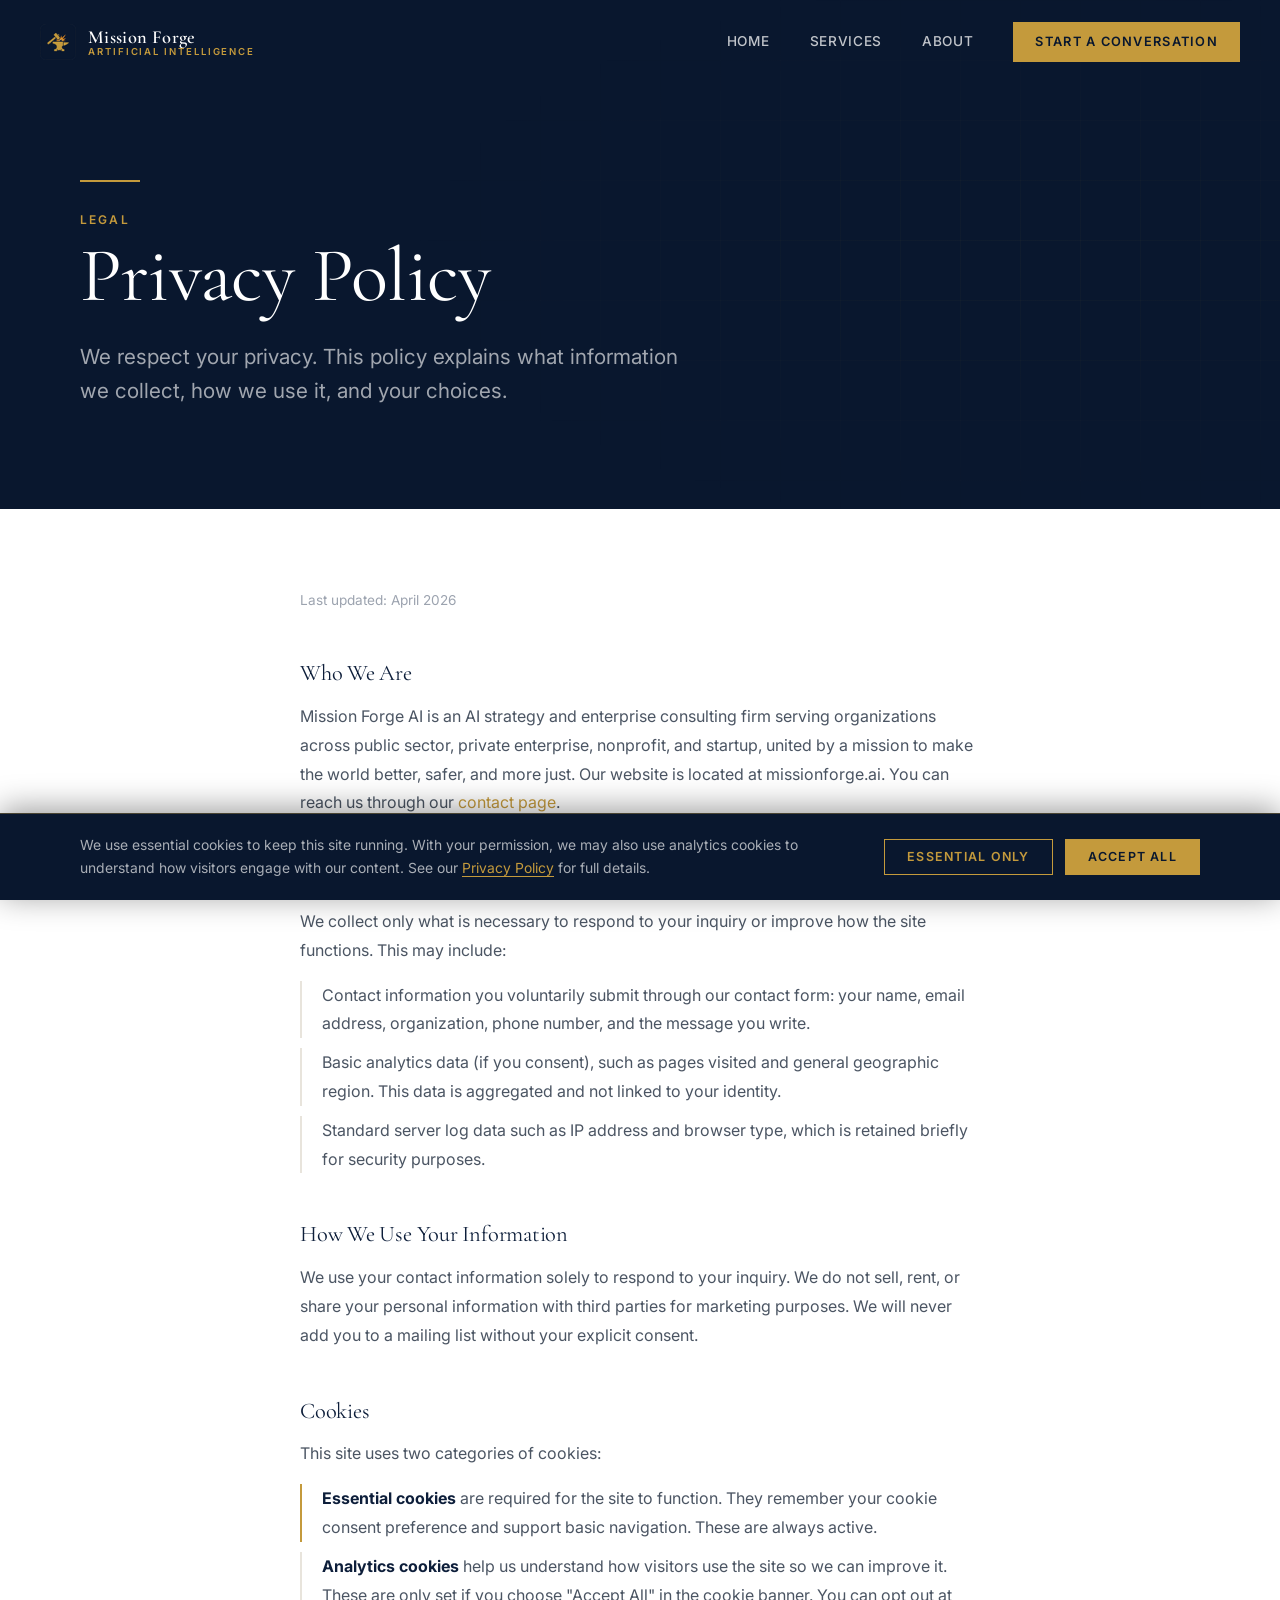
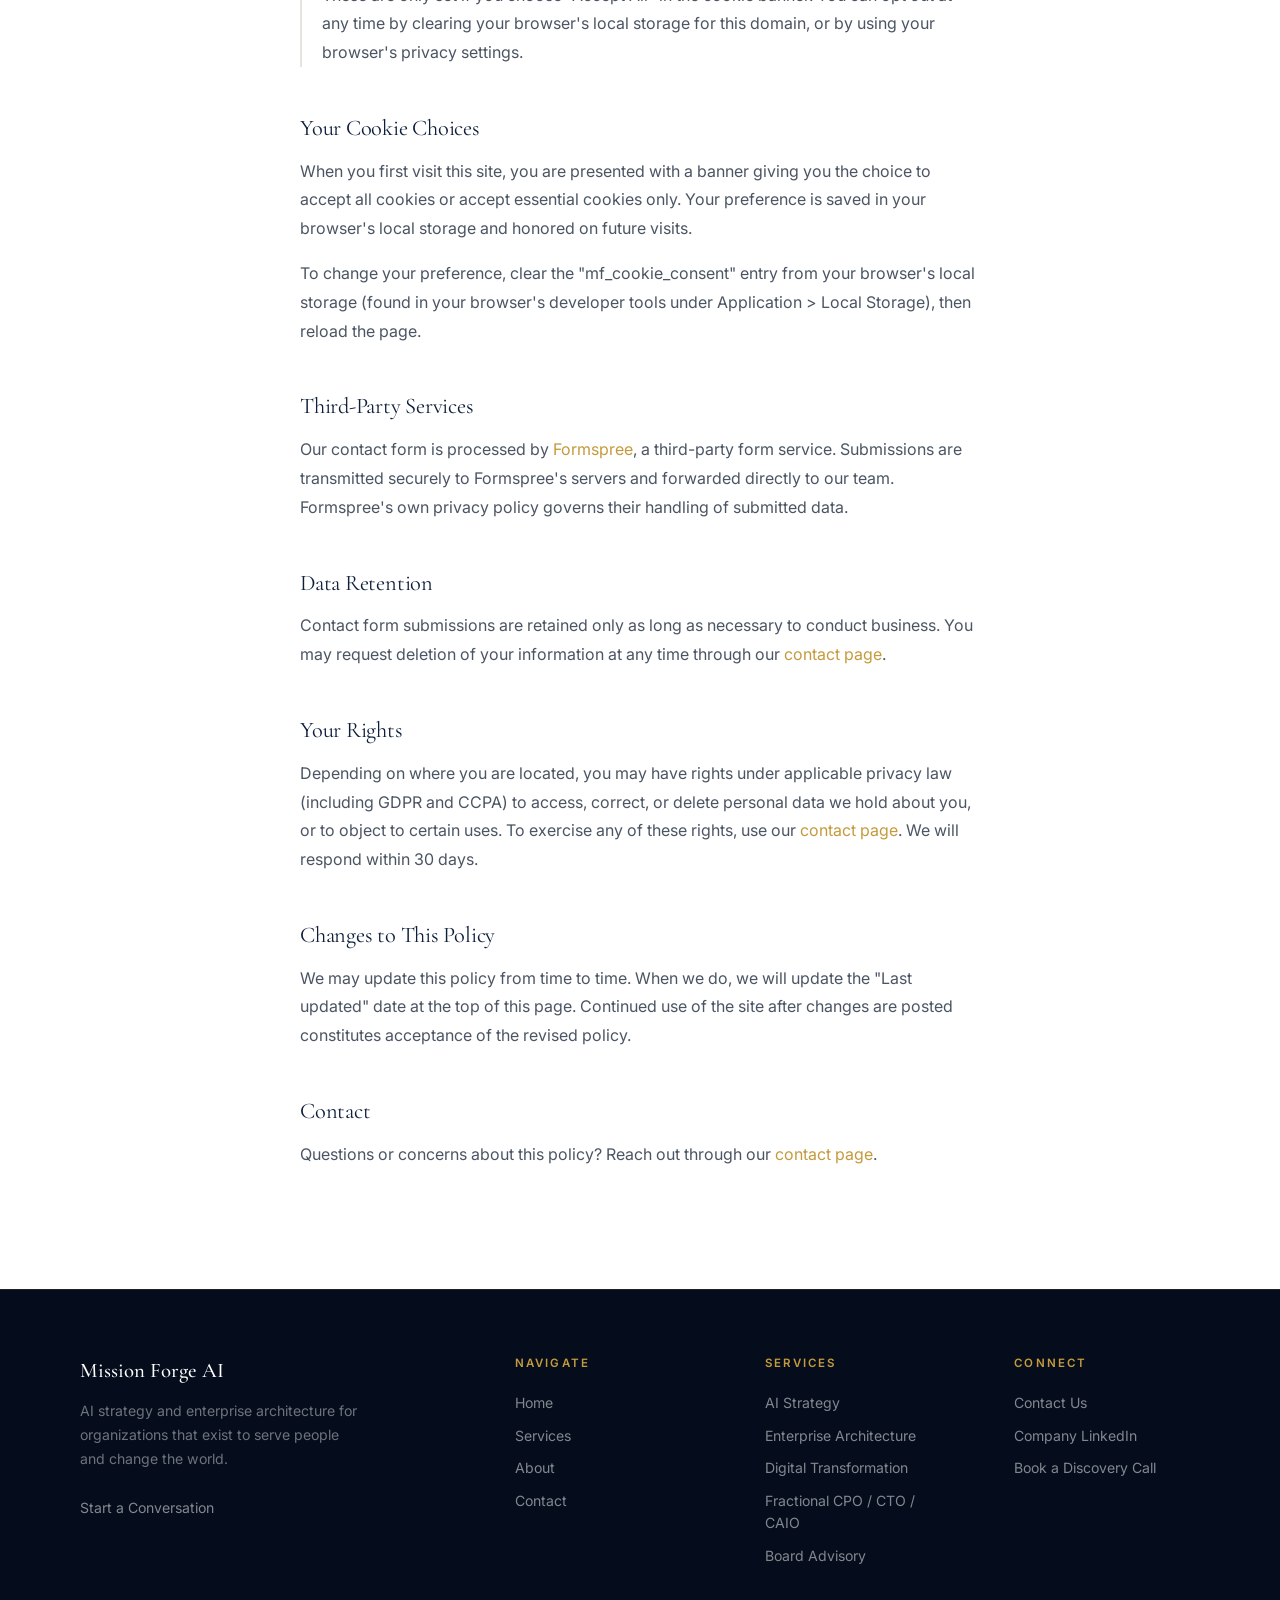
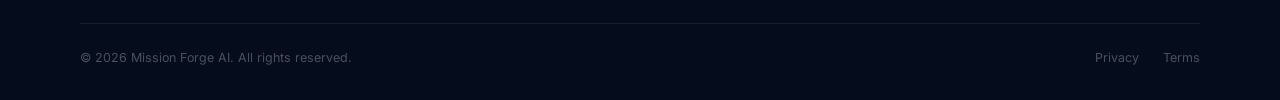
<file: privacy.html>
<!DOCTYPE html>
<html lang="en">
<head>
  <meta charset="UTF-8" />
  <meta name="viewport" content="width=device-width, initial-scale=1.0" />
  <title>Privacy Policy, Mission Forge AI</title>
  <meta name="description" content="Privacy Policy for Mission Forge AI. We respect your privacy and are committed to protecting the information you share with us." />
  <link rel="stylesheet" href="css/style.css" />
  <link rel="icon" type="image/png" href="favicon.png" />
  <link rel="apple-touch-icon" href="apple-touch-icon.png" />
</head>
<body>

  <!-- NAV -->
  <nav class="nav scrolled" id="nav">
    <div class="nav__inner">
      <a href="index.html" class="nav__logo">
        <div class="nav__logo-mark">
          <img src="favicon-48.png" width="36" height="36" alt="Mission Forge AI logo mark" />
        </div>
        <div class="nav__logo-text">
          <span class="nav__logo-name">Mission Forge</span>
          <span class="nav__logo-sub">Artificial Intelligence</span>
        </div>
      </a>
      <div class="nav__links" id="navLinks">
        <a href="index.html"     class="nav__link">Home</a>
        <a href="services.html"  class="nav__link">Services</a>
        <a href="about.html"     class="nav__link">About</a>
        <a href="contact.html"   class="nav__link nav__cta">Start a Conversation</a>
      </div>
      <button class="nav__toggle" id="navToggle" aria-label="Toggle menu">
        <span></span><span></span><span></span>
      </button>
    </div>
  </nav>

  <!-- PAGE HEADER -->
  <header class="page-header">
    <div class="container page-header__content">
      <div class="gold-line fade-up"></div>
      <span class="eyebrow fade-up">Legal</span>
      <h1 class="fade-up fade-up-delay-1">Privacy Policy</h1>
      <p class="lead fade-up fade-up-delay-2">
        We respect your privacy. This policy explains what information we collect, how we use it, and your choices.
      </p>
    </div>
  </header>

  <!-- CONTENT -->
  <section class="section" style="background:var(--white);padding:80px 0 120px;">
    <div class="container" style="max-width:760px;">

      <p style="font-size:0.85rem;color:var(--text-light);margin-bottom:48px;">Last updated: April 2026</p>

      <div style="display:flex;flex-direction:column;gap:48px;">

        <div>
          <h2 style="font-size:1.4rem;color:var(--navy-dark);margin-bottom:16px;">Who We Are</h2>
          <p style="color:var(--text-secondary);line-height:1.8;">Mission Forge AI is an AI strategy and enterprise consulting firm serving organizations across public sector, private enterprise, nonprofit, and startup, united by a mission to make the world better, safer, and more just. Our website is located at missionforge.ai. You can reach us through our <a href="contact.html" style="color:var(--gold);">contact page</a>.</p>
        </div>

        <div>
          <h2 style="font-size:1.4rem;color:var(--navy-dark);margin-bottom:16px;">Information We Collect</h2>
          <p style="color:var(--text-secondary);line-height:1.8;margin-bottom:16px;">We collect only what is necessary to respond to your inquiry or improve how the site functions. This may include:</p>
          <p style="color:var(--text-secondary);line-height:1.8;margin-bottom:10px;padding-left:20px;border-left:2px solid var(--light-gray);">Contact information you voluntarily submit through our contact form: your name, email address, organization, phone number, and the message you write.</p>
          <p style="color:var(--text-secondary);line-height:1.8;margin-bottom:10px;padding-left:20px;border-left:2px solid var(--light-gray);">Basic analytics data (if you consent), such as pages visited and general geographic region. This data is aggregated and not linked to your identity.</p>
          <p style="color:var(--text-secondary);line-height:1.8;padding-left:20px;border-left:2px solid var(--light-gray);">Standard server log data such as IP address and browser type, which is retained briefly for security purposes.</p>
        </div>

        <div>
          <h2 style="font-size:1.4rem;color:var(--navy-dark);margin-bottom:16px;">How We Use Your Information</h2>
          <p style="color:var(--text-secondary);line-height:1.8;">We use your contact information solely to respond to your inquiry. We do not sell, rent, or share your personal information with third parties for marketing purposes. We will never add you to a mailing list without your explicit consent.</p>
        </div>

        <div>
          <h2 style="font-size:1.4rem;color:var(--navy-dark);margin-bottom:16px;">Cookies</h2>
          <p style="color:var(--text-secondary);line-height:1.8;margin-bottom:16px;">This site uses two categories of cookies:</p>
          <p style="color:var(--text-secondary);line-height:1.8;margin-bottom:10px;padding-left:20px;border-left:2px solid var(--gold);"><strong style="color:var(--navy-dark);">Essential cookies</strong> are required for the site to function. They remember your cookie consent preference and support basic navigation. These are always active.</p>
          <p style="color:var(--text-secondary);line-height:1.8;padding-left:20px;border-left:2px solid var(--light-gray);"><strong style="color:var(--navy-dark);">Analytics cookies</strong> help us understand how visitors use the site so we can improve it. These are only set if you choose "Accept All" in the cookie banner. You can opt out at any time by clearing your browser's local storage for this domain, or by using your browser's privacy settings.</p>
        </div>

        <div>
          <h2 style="font-size:1.4rem;color:var(--navy-dark);margin-bottom:16px;">Your Cookie Choices</h2>
          <p style="color:var(--text-secondary);line-height:1.8;margin-bottom:16px;">When you first visit this site, you are presented with a banner giving you the choice to accept all cookies or accept essential cookies only. Your preference is saved in your browser's local storage and honored on future visits.</p>
          <p style="color:var(--text-secondary);line-height:1.8;">To change your preference, clear the "mf_cookie_consent" entry from your browser's local storage (found in your browser's developer tools under Application > Local Storage), then reload the page.</p>
        </div>

        <div>
          <h2 style="font-size:1.4rem;color:var(--navy-dark);margin-bottom:16px;">Third-Party Services</h2>
          <p style="color:var(--text-secondary);line-height:1.8;">Our contact form is processed by <a href="https://formspree.io" target="_blank" rel="noopener" style="color:var(--gold);">Formspree</a>, a third-party form service. Submissions are transmitted securely to Formspree's servers and forwarded directly to our team. Formspree's own privacy policy governs their handling of submitted data.</p>
        </div>

        <div>
          <h2 style="font-size:1.4rem;color:var(--navy-dark);margin-bottom:16px;">Data Retention</h2>
          <p style="color:var(--text-secondary);line-height:1.8;">Contact form submissions are retained only as long as necessary to conduct business. You may request deletion of your information at any time through our <a href="contact.html" style="color:var(--gold);">contact page</a>.</p>
        </div>

        <div>
          <h2 style="font-size:1.4rem;color:var(--navy-dark);margin-bottom:16px;">Your Rights</h2>
          <p style="color:var(--text-secondary);line-height:1.8;">Depending on where you are located, you may have rights under applicable privacy law (including GDPR and CCPA) to access, correct, or delete personal data we hold about you, or to object to certain uses. To exercise any of these rights, use our <a href="contact.html" style="color:var(--gold);">contact page</a>. We will respond within 30 days.</p>
        </div>

        <div>
          <h2 style="font-size:1.4rem;color:var(--navy-dark);margin-bottom:16px;">Changes to This Policy</h2>
          <p style="color:var(--text-secondary);line-height:1.8;">We may update this policy from time to time. When we do, we will update the "Last updated" date at the top of this page. Continued use of the site after changes are posted constitutes acceptance of the revised policy.</p>
        </div>

        <div>
          <h2 style="font-size:1.4rem;color:var(--navy-dark);margin-bottom:16px;">Contact</h2>
          <p style="color:var(--text-secondary);line-height:1.8;">Questions or concerns about this policy? Reach out through our <a href="contact.html" style="color:var(--gold);">contact page</a>.</p>
        </div>

      </div>
    </div>
  </section>

  <!-- FOOTER -->
  <footer class="footer">
    <div class="container">
      <div class="footer__inner">
        <div>
          <div class="footer__brand-name">Mission Forge AI</div>
          <p class="footer__brand-desc">AI strategy and enterprise architecture for organizations that exist to serve people and change the world.</p>
          <a href="contact.html" class="footer__link">Start a Conversation</a>
        </div>
        <div>
          <div class="footer__heading">Navigate</div>
          <div class="footer__links">
            <a href="index.html"    class="footer__link">Home</a>
            <a href="services.html" class="footer__link">Services</a>
            <a href="about.html"    class="footer__link">About</a>
            <a href="contact.html"  class="footer__link">Contact</a>
          </div>
        </div>
        <div>
          <div class="footer__heading">Services</div>
          <div class="footer__links">
            <a href="services.html#ai-strategy"    class="footer__link">AI Strategy</a>
            <a href="services.html#architecture"   class="footer__link">Enterprise Architecture</a>
            <a href="services.html#transformation" class="footer__link">Digital Transformation</a>
            <a href="services.html#fractional"     class="footer__link">Fractional CPO / CTO / CAIO</a>
            <a href="services.html#advisory"       class="footer__link">Board Advisory</a>
          </div>
        </div>
        <div>
          <div class="footer__heading">Connect</div>
          <div class="footer__links">
            <a href="contact.html" class="footer__link">Contact Us</a>
            <a href="https://www.linkedin.com/company/mission-forge-ai/" target="_blank" rel="noopener" class="footer__link">Company LinkedIn</a>
            <a href="contact.html" class="footer__link">Book a Discovery Call</a>
          </div>
        </div>
      </div>
      <div class="footer__bottom">
        <div class="footer__copy">&copy; 2026 Mission Forge AI. All rights reserved.</div>
        <div class="footer__legal-links">
          <a href="privacy.html" class="footer__legal-link">Privacy</a>
          <a href="privacy.html" class="footer__legal-link">Terms</a>
        </div>
      </div>
    </div>
  </footer>

  <script src="js/main.js"></script>
</body>
</html>
</file>
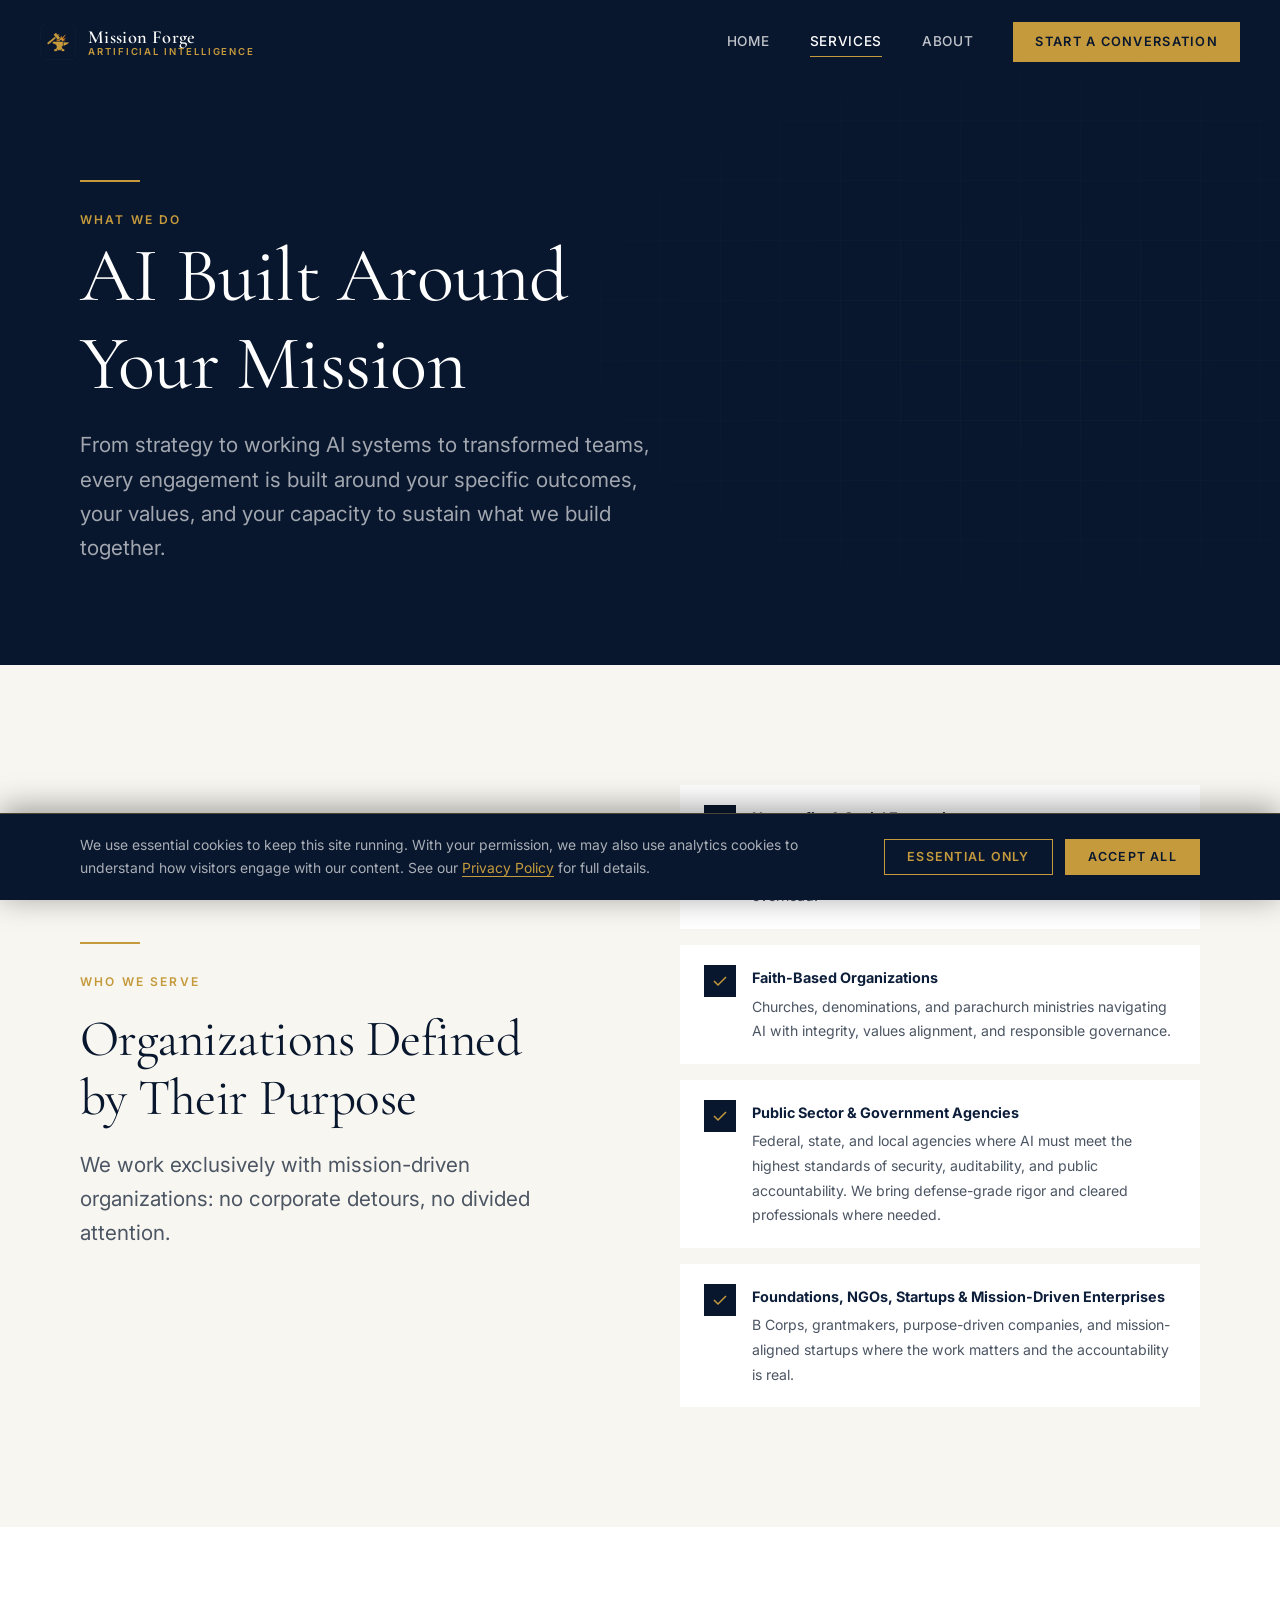
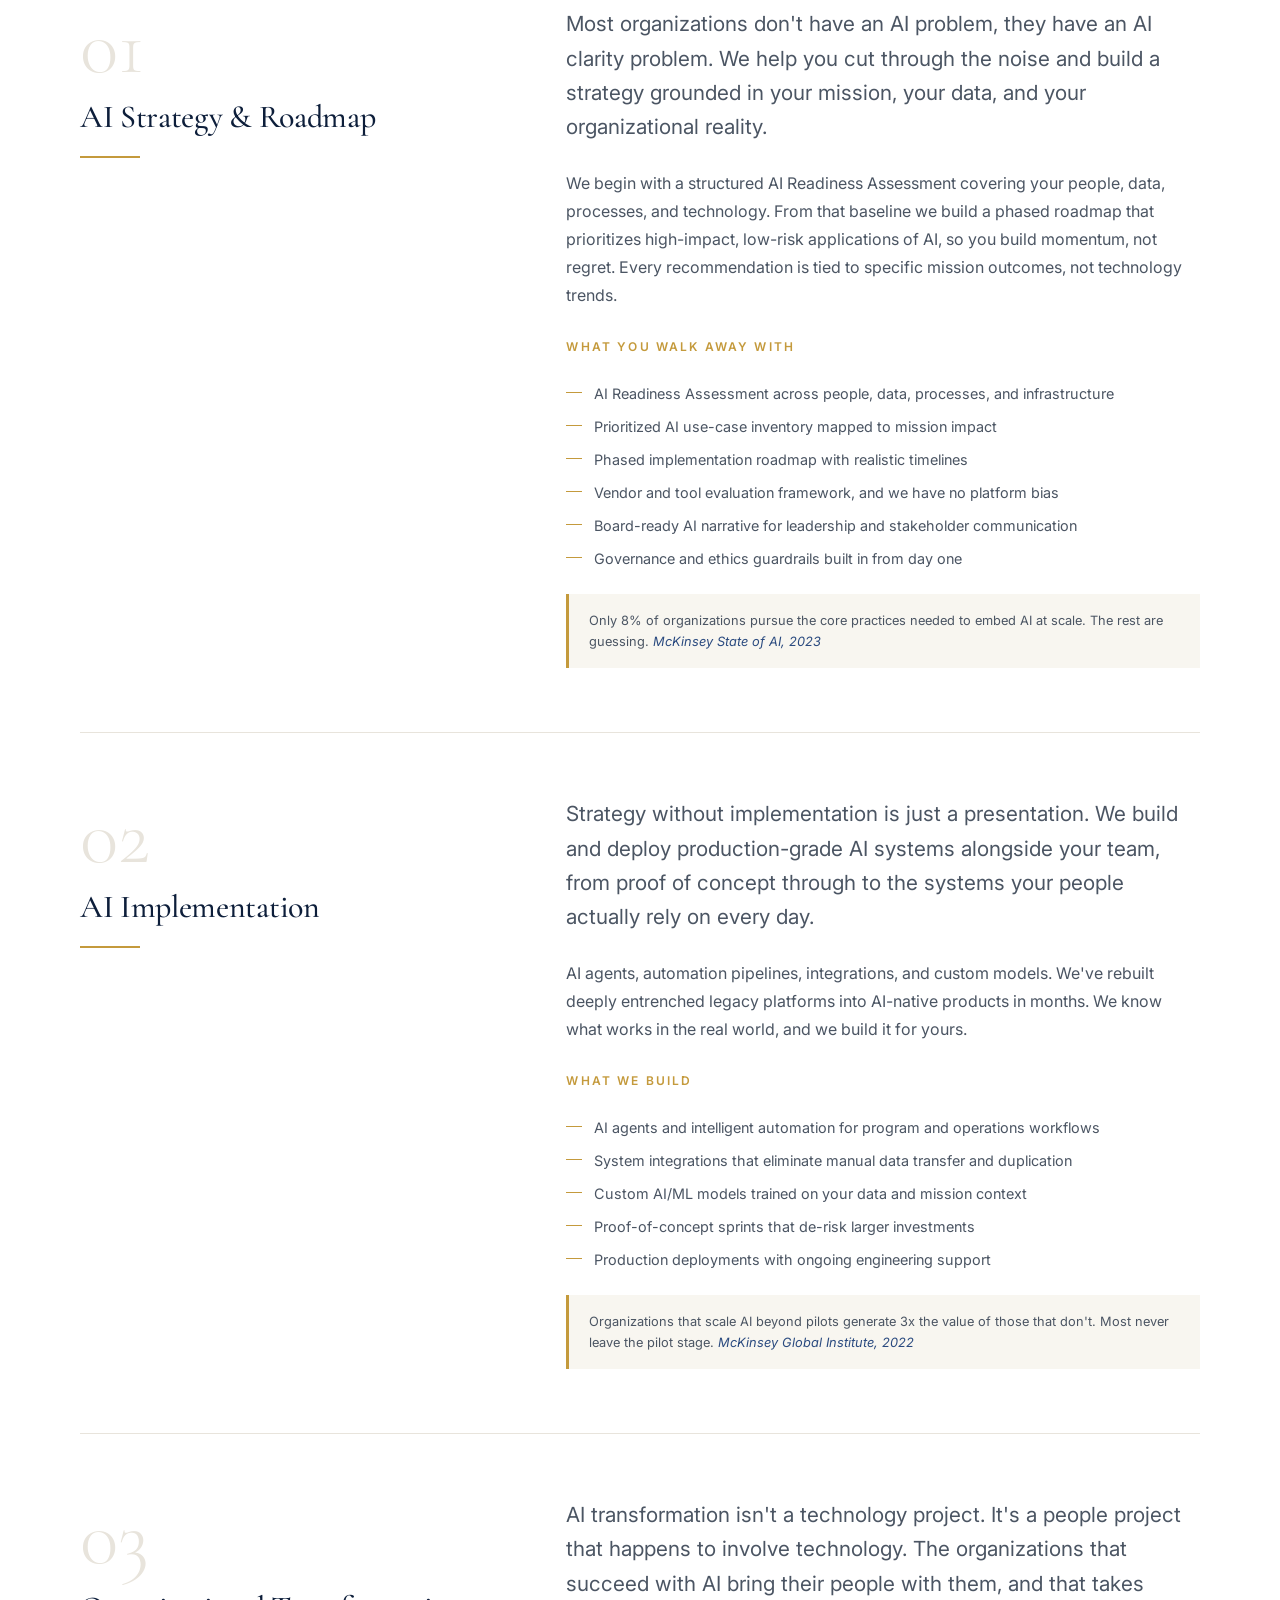
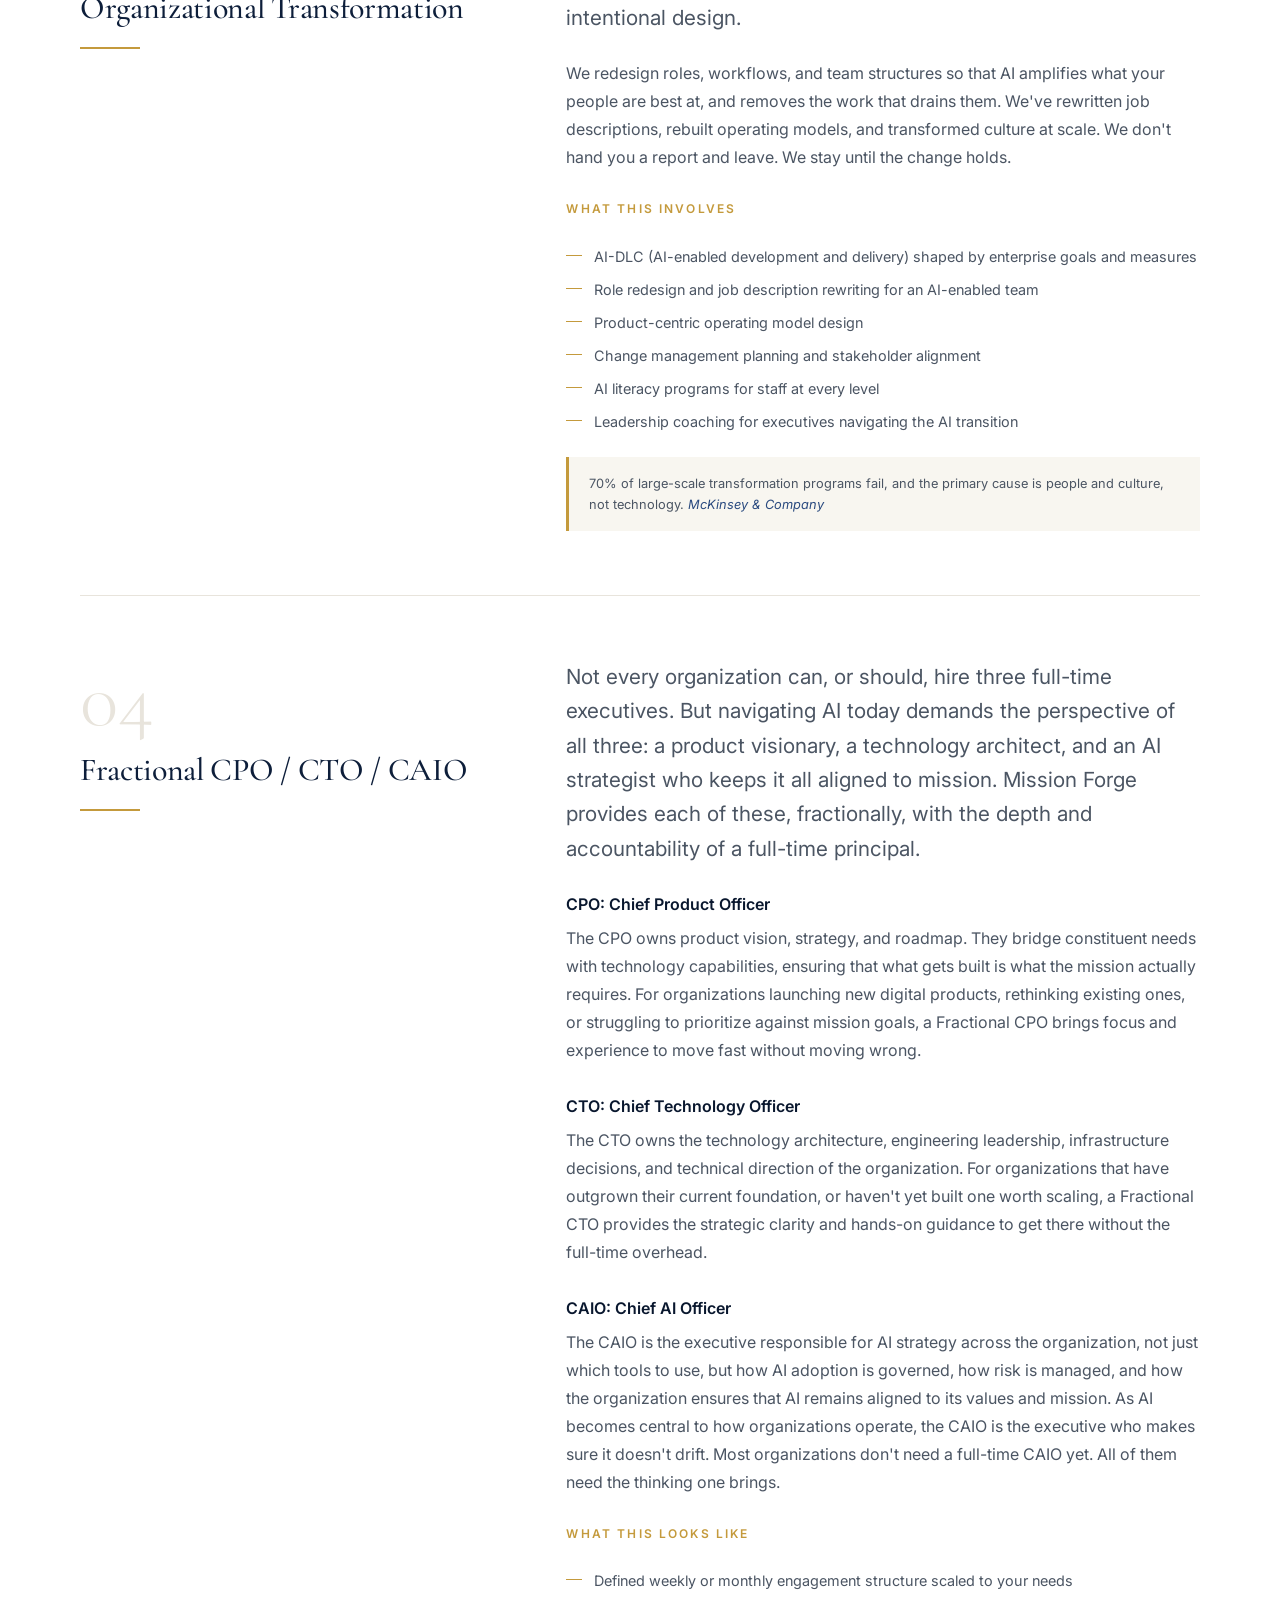
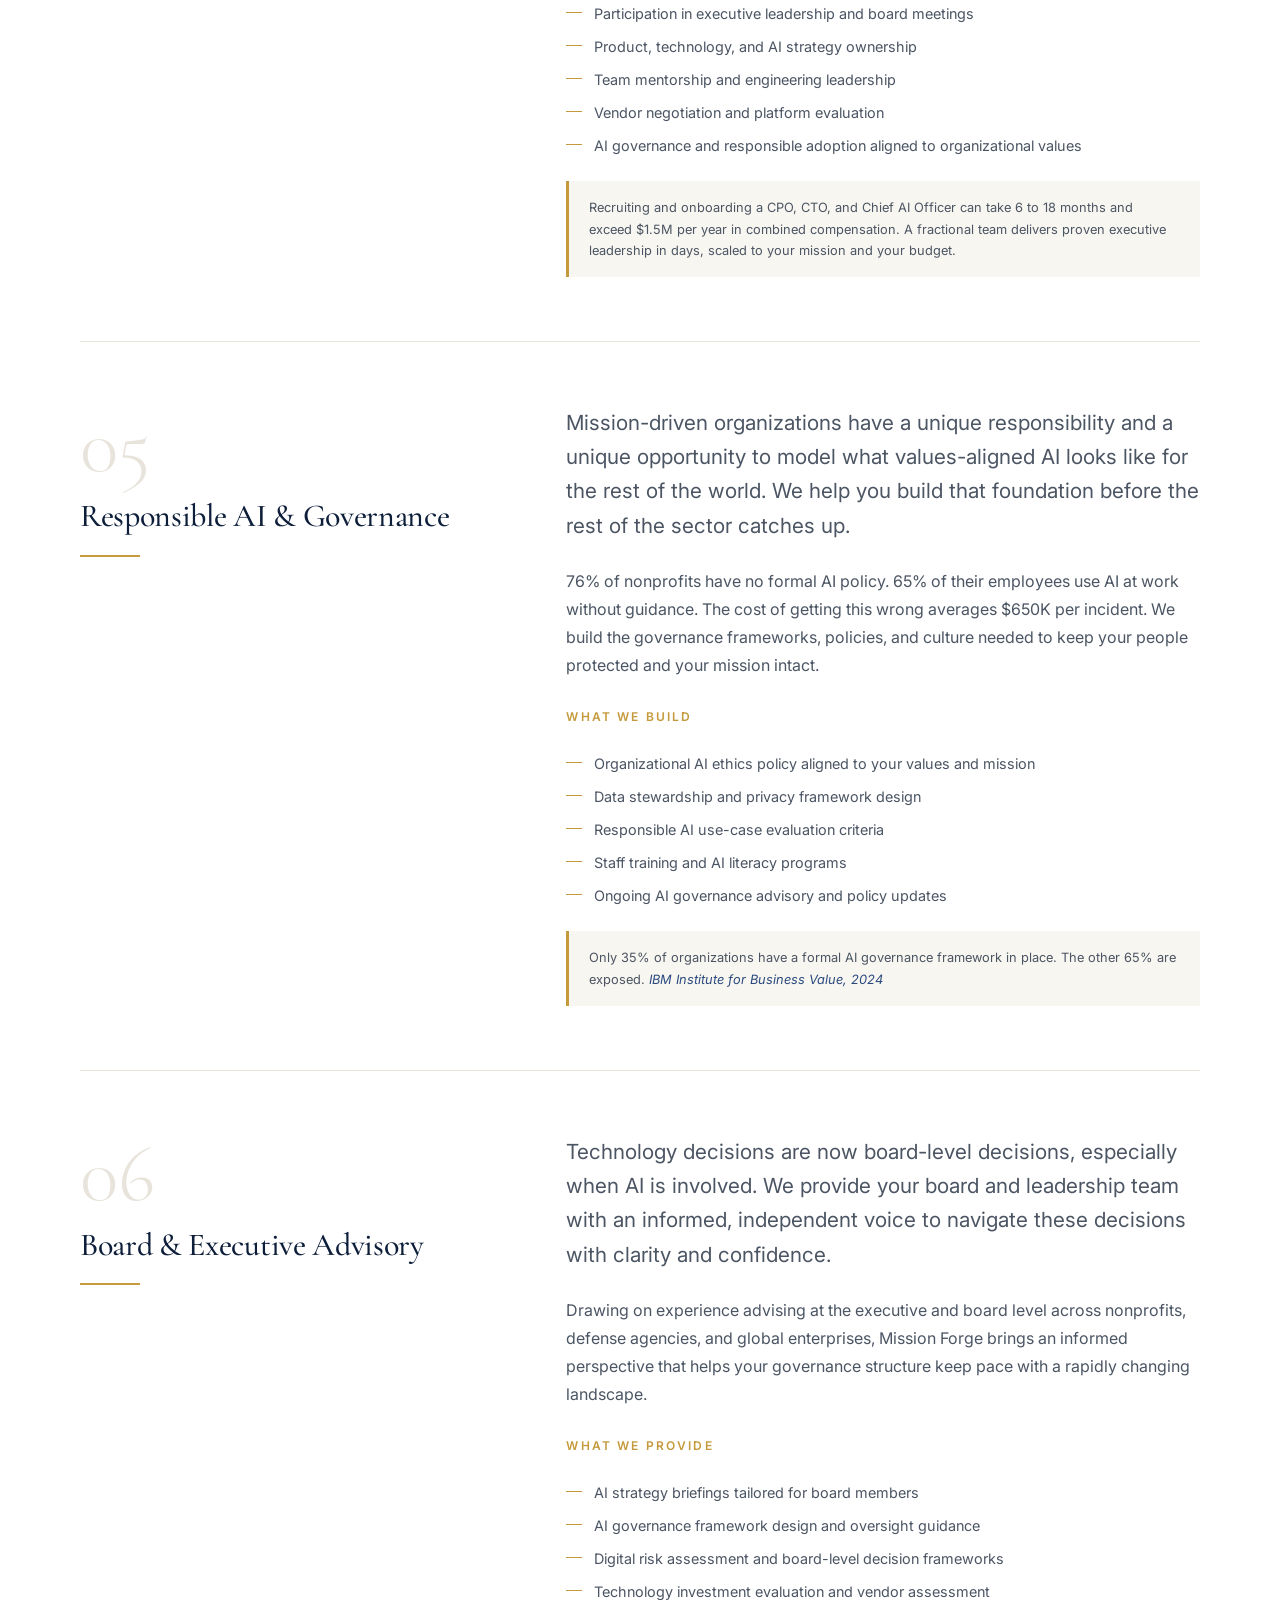
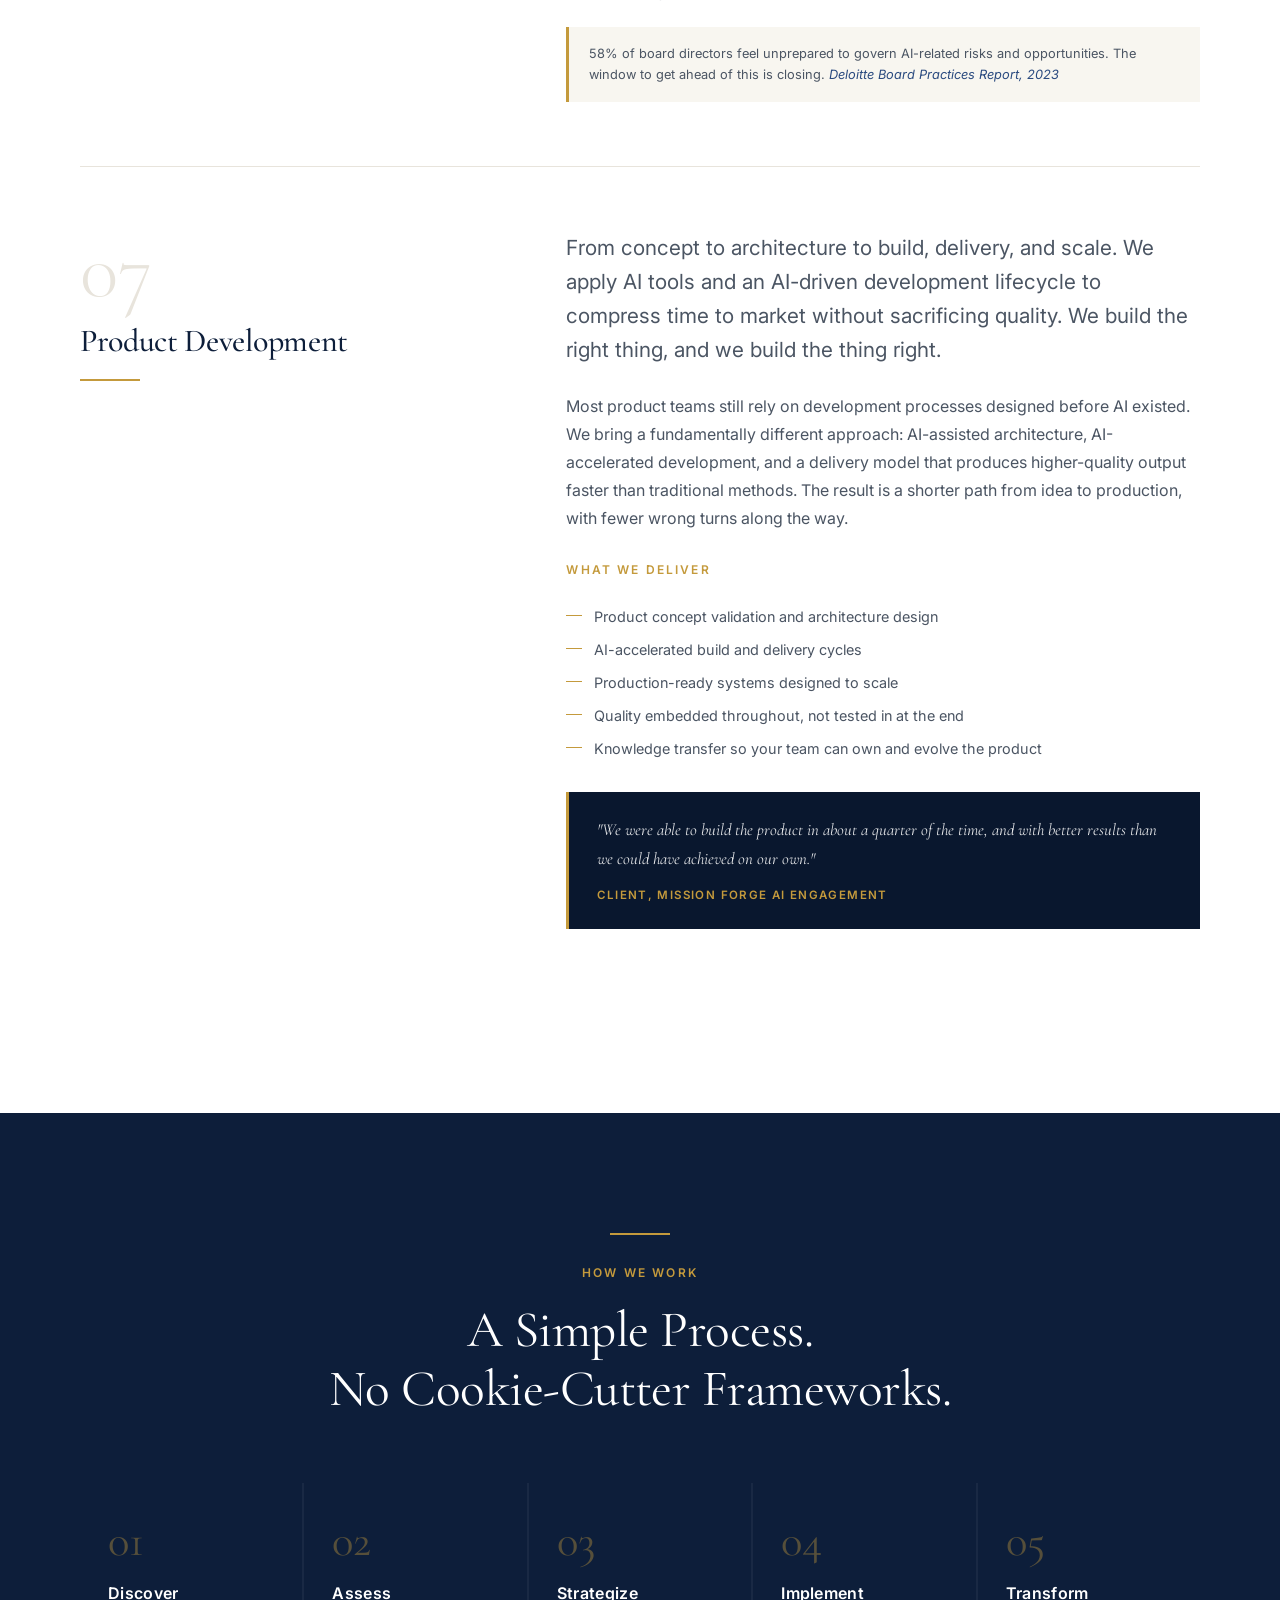
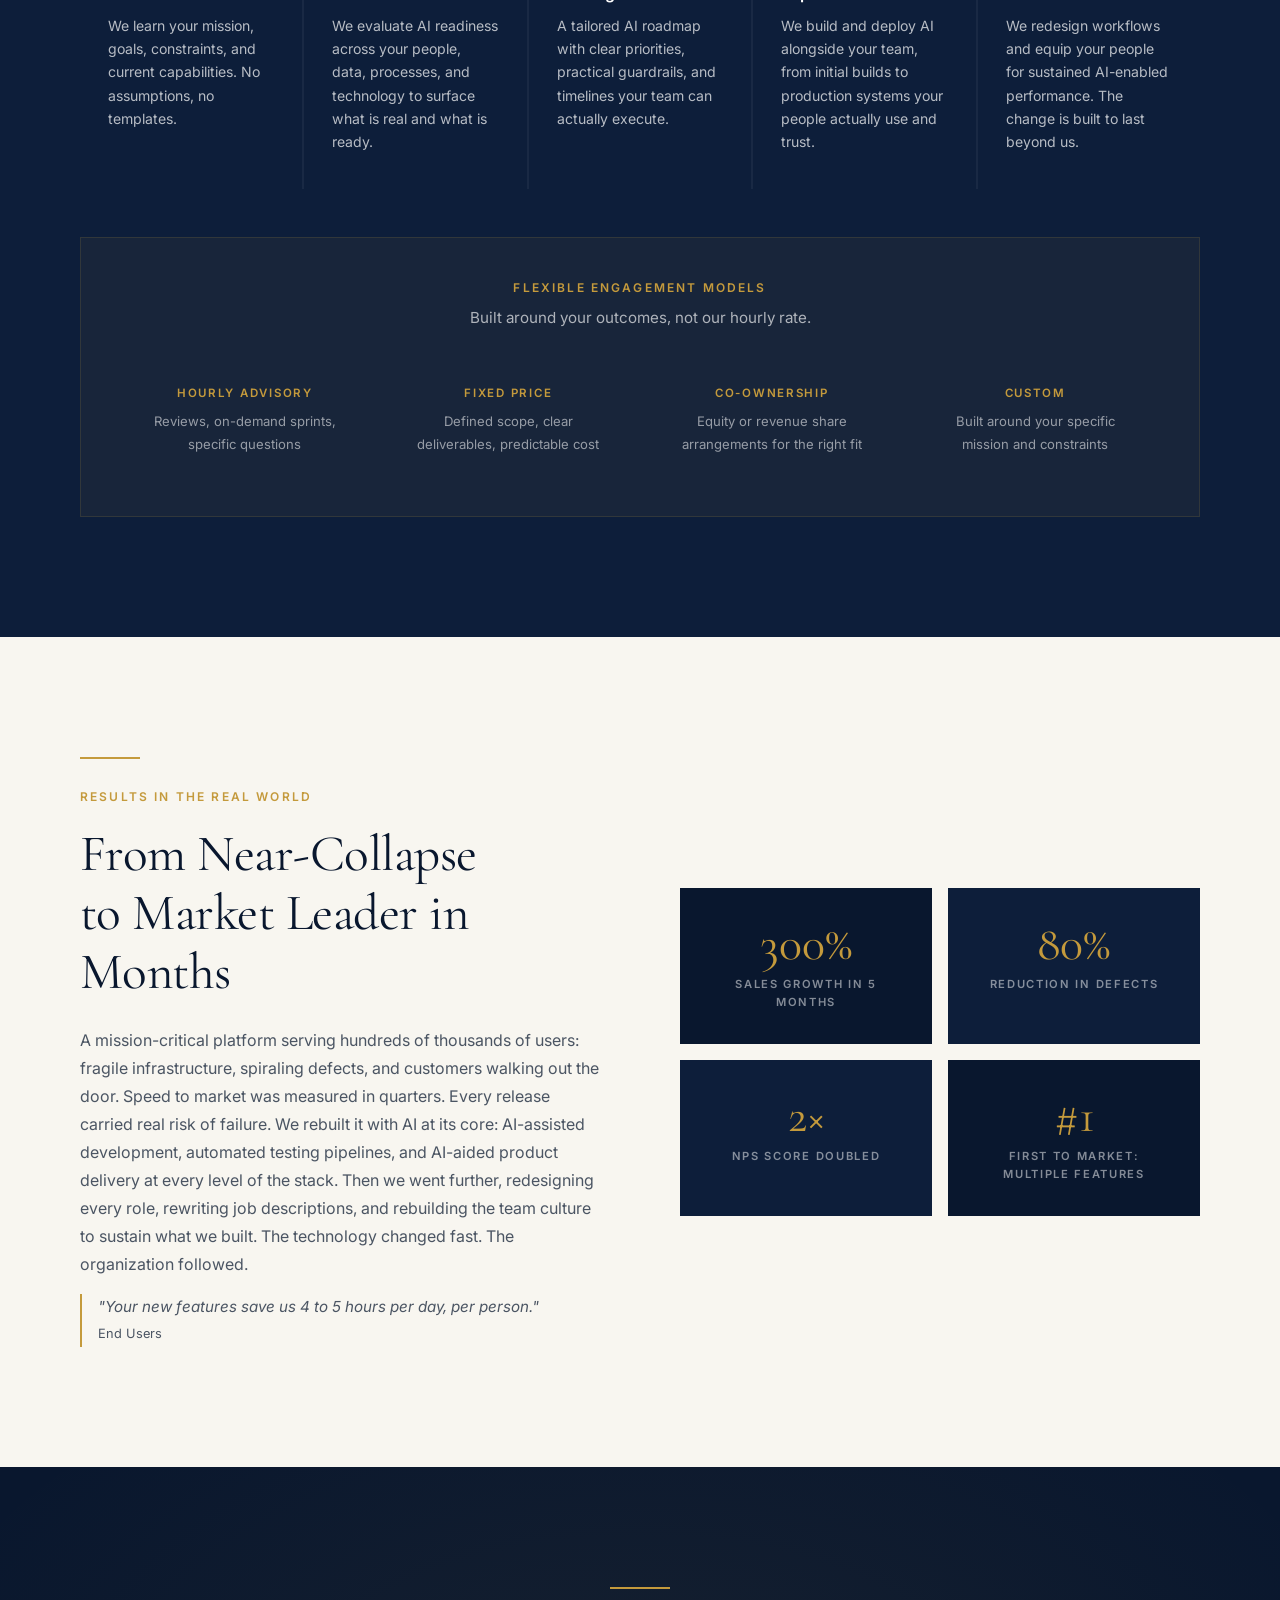
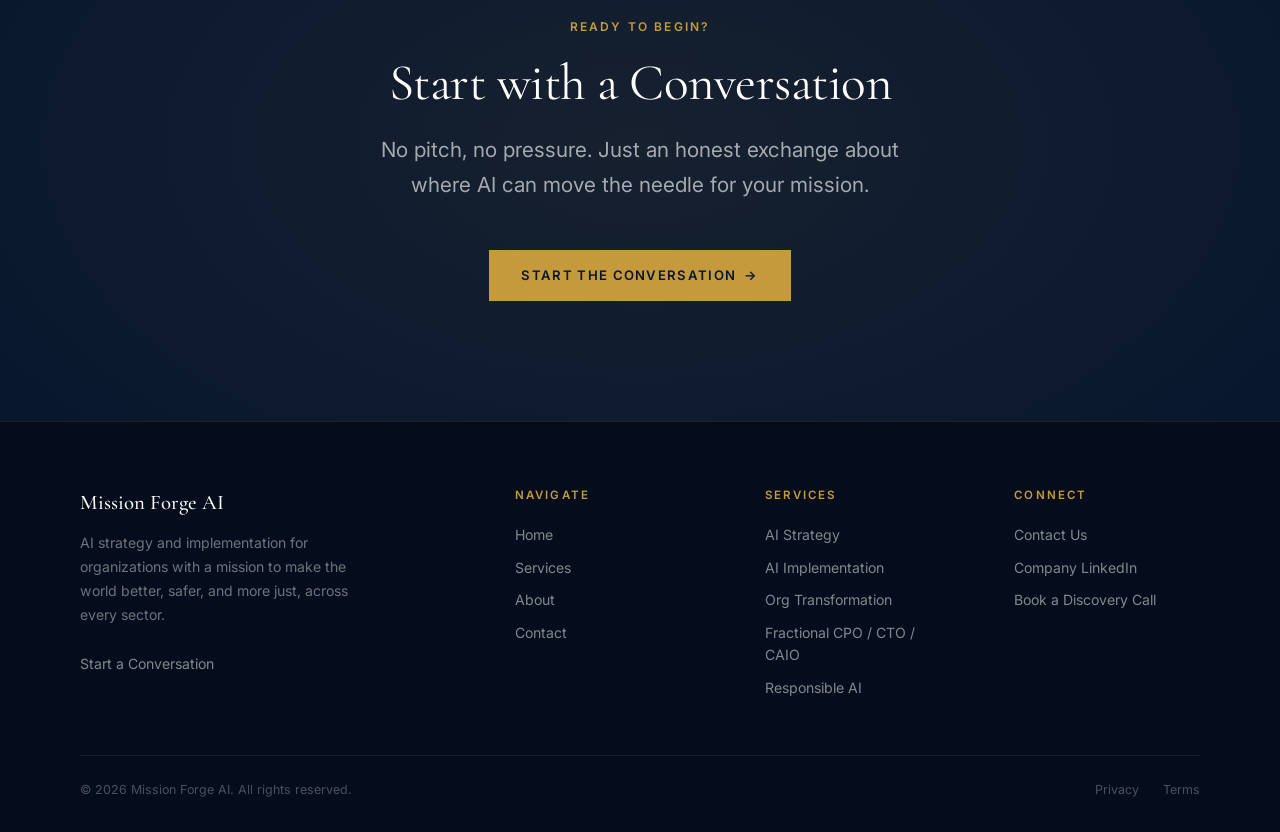
<file: services.html>
<!DOCTYPE html>
<html lang="en">
<head>
  <meta charset="UTF-8" />
  <meta name="viewport" content="width=device-width, initial-scale=1.0" />
  <title>Services, Mission Forge AI</title>
  <meta name="description" content="AI Strategy, AI Implementation, Organizational Transformation, Fractional CPO / CTO / CAIO, Responsible AI Governance, and Board Advisory for mission-driven organizations." />
  <link rel="stylesheet" href="css/style.css" />
  <link rel="icon" type="image/png" href="favicon.png" />
  <link rel="apple-touch-icon" href="apple-touch-icon.png" />
</head>
<body>

  <!-- NAV -->
  <nav class="nav scrolled" id="nav">
    <div class="nav__inner">
      <a href="index.html" class="nav__logo">
        <div class="nav__logo-mark">
          <img src="favicon-48.png" width="36" height="36" alt="Mission Forge AI logo mark" />
        </div>
        <div class="nav__logo-text">
          <span class="nav__logo-name">Mission Forge</span>
          <span class="nav__logo-sub">Artificial Intelligence</span>
        </div>
      </a>
      <div class="nav__links" id="navLinks">
        <a href="index.html"     class="nav__link">Home</a>
        <a href="services.html"  class="nav__link active">Services</a>
        <a href="about.html"     class="nav__link">About</a>
        <a href="contact.html"   class="nav__link nav__cta">Start a Conversation</a>
      </div>
      <button class="nav__toggle" id="navToggle" aria-label="Toggle menu">
        <span></span><span></span><span></span>
      </button>
    </div>
  </nav>

  <!-- PAGE HEADER -->
  <header class="page-header">
    <div class="container page-header__content">
      <div class="gold-line fade-up"></div>
      <span class="eyebrow fade-up">What We Do</span>
      <h1 class="fade-up fade-up-delay-1">AI Built Around<br>Your Mission</h1>
      <p class="lead fade-up fade-up-delay-2">
        From strategy to working AI systems to transformed teams, every engagement is built around your specific outcomes, your values, and your capacity to sustain what we build together.
      </p>
    </div>
  </header>

  <!-- WHO WE SERVE -->
  <section class="section section--off-white">
    <div class="container">
      <div style="display:grid;grid-template-columns:1fr 1fr;gap:80px;align-items:center;">
        <div>
          <div class="gold-line fade-up"></div>
          <span class="eyebrow fade-up">Who We Serve</span>
          <h2 class="fade-up fade-up-delay-1" style="margin-top:16px;">Organizations Defined<br>by Their Purpose</h2>
          <p class="lead fade-up fade-up-delay-2" style="margin-top:20px;">We work exclusively with mission-driven organizations: no corporate detours, no divided attention.</p>
        </div>
        <div>
          <div style="display:flex;flex-direction:column;gap:16px;" class="fade-up">
            <div style="display:flex;align-items:flex-start;gap:16px;padding:20px 24px;background:var(--white);">
              <div style="width:32px;height:32px;background:var(--navy-deep);flex-shrink:0;display:flex;align-items:center;justify-content:center;">
                <svg width="16" height="16" viewBox="0 0 16 16" fill="none" stroke="var(--gold)" stroke-width="1.5"><path d="M2 8l4 4 8-8"/></svg>
              </div>
              <div>
                <strong style="font-size:.9rem;color:var(--navy-dark);">Nonprofits &amp; Social Enterprises</strong>
                <p style="font-size:.88rem;margin:4px 0 0;">Organizations serving communities, fighting poverty, or advancing justice, where AI can amplify impact without inflating overhead.</p>
              </div>
            </div>
            <div style="display:flex;align-items:flex-start;gap:16px;padding:20px 24px;background:var(--white);">
              <div style="width:32px;height:32px;background:var(--navy-deep);flex-shrink:0;display:flex;align-items:center;justify-content:center;">
                <svg width="16" height="16" viewBox="0 0 16 16" fill="none" stroke="var(--gold)" stroke-width="1.5"><path d="M2 8l4 4 8-8"/></svg>
              </div>
              <div>
                <strong style="font-size:.9rem;color:var(--navy-dark);">Faith-Based Organizations</strong>
                <p style="font-size:.88rem;margin:4px 0 0;">Churches, denominations, and parachurch ministries navigating AI with integrity, values alignment, and responsible governance.</p>
              </div>
            </div>
            <div style="display:flex;align-items:flex-start;gap:16px;padding:20px 24px;background:var(--white);">
              <div style="width:32px;height:32px;background:var(--navy-deep);flex-shrink:0;display:flex;align-items:center;justify-content:center;">
                <svg width="16" height="16" viewBox="0 0 16 16" fill="none" stroke="var(--gold)" stroke-width="1.5"><path d="M2 8l4 4 8-8"/></svg>
              </div>
              <div>
                <strong style="font-size:.9rem;color:var(--navy-dark);">Public Sector &amp; Government Agencies</strong>
                <p style="font-size:.88rem;margin:4px 0 0;">Federal, state, and local agencies where AI must meet the highest standards of security, auditability, and public accountability. We bring defense-grade rigor and cleared professionals where needed.</p>
              </div>
            </div>
            <div style="display:flex;align-items:flex-start;gap:16px;padding:20px 24px;background:var(--white);">
              <div style="width:32px;height:32px;background:var(--navy-deep);flex-shrink:0;display:flex;align-items:center;justify-content:center;">
                <svg width="16" height="16" viewBox="0 0 16 16" fill="none" stroke="var(--gold)" stroke-width="1.5"><path d="M2 8l4 4 8-8"/></svg>
              </div>
              <div>
                <strong style="font-size:.9rem;color:var(--navy-dark);">Foundations, NGOs, Startups &amp; Mission-Driven Enterprises</strong>
                <p style="font-size:.88rem;margin:4px 0 0;">B Corps, grantmakers, purpose-driven companies, and mission-aligned startups where the work matters and the accountability is real.</p>
              </div>
            </div>
          </div>
        </div>
      </div>
    </div>
  </section>

  <!-- SERVICES DETAIL -->
  <section class="services-detail">
    <div class="container">
      <div class="services-detail__grid">

        <!-- AI Strategy -->
        <div class="service-detail" id="ai-strategy">
          <div>
            <div class="service-detail__number">01</div>
            <h3 class="service-detail__label">AI Strategy &amp; Roadmap</h3>
            <div class="gold-line" style="margin-bottom:0;"></div>
          </div>
          <div>
            <p class="lead" style="margin-bottom:24px;">
              Most organizations don't have an AI problem, they have an AI clarity problem. We help you cut through the noise and build a strategy grounded in your mission, your data, and your organizational reality.
            </p>
            <p style="margin-bottom:28px;">
              We begin with a structured AI Readiness Assessment covering your people, data, processes, and technology. From that baseline we build a phased roadmap that prioritizes high-impact, low-risk applications of AI, so you build momentum, not regret. Every recommendation is tied to specific mission outcomes, not technology trends.
            </p>
            <div class="service-detail__outcomes">
              <div class="eyebrow" style="margin-bottom:16px;">What You Walk Away With</div>
              <div class="service-detail__outcome">AI Readiness Assessment across people, data, processes, and infrastructure</div>
              <div class="service-detail__outcome">Prioritized AI use-case inventory mapped to mission impact</div>
              <div class="service-detail__outcome">Phased implementation roadmap with realistic timelines</div>
              <div class="service-detail__outcome">Vendor and tool evaluation framework, and we have no platform bias</div>
              <div class="service-detail__outcome">Board-ready AI narrative for leadership and stakeholder communication</div>
              <div class="service-detail__outcome">Governance and ethics guardrails built in from day one</div>
            </div>
            <div style="margin-top:24px;padding:16px 20px;background:var(--off-white);border-left:3px solid var(--gold);">
              <p style="font-size:.8rem;color:var(--text-secondary);line-height:1.65;margin:0;">Only 8% of organizations pursue the core practices needed to embed AI at scale. The rest are guessing. <span style="color:var(--navy-muted);font-style:italic;">McKinsey State of AI, 2023</span></p>
            </div>
          </div>
        </div>

        <!-- AI Implementation -->
        <div class="service-detail" id="implementation">
          <div>
            <div class="service-detail__number">02</div>
            <h3 class="service-detail__label">AI Implementation</h3>
            <div class="gold-line" style="margin-bottom:0;"></div>
          </div>
          <div>
            <p class="lead" style="margin-bottom:24px;">
              Strategy without implementation is just a presentation. We build and deploy production-grade AI systems alongside your team, from proof of concept through to the systems your people actually rely on every day.
            </p>
            <p style="margin-bottom:28px;">
              AI agents, automation pipelines, integrations, and custom models. We've rebuilt deeply entrenched legacy platforms into AI-native products in months. We know what works in the real world, and we build it for yours.
            </p>
            <div class="service-detail__outcomes">
              <div class="eyebrow" style="margin-bottom:16px;">What We Build</div>
              <div class="service-detail__outcome">AI agents and intelligent automation for program and operations workflows</div>
              <div class="service-detail__outcome">System integrations that eliminate manual data transfer and duplication</div>
              <div class="service-detail__outcome">Custom AI/ML models trained on your data and mission context</div>
              <div class="service-detail__outcome">Proof-of-concept sprints that de-risk larger investments</div>
              <div class="service-detail__outcome">Production deployments with ongoing engineering support</div>
            </div>
            <div style="margin-top:24px;padding:16px 20px;background:var(--off-white);border-left:3px solid var(--gold);">
              <p style="font-size:.8rem;color:var(--text-secondary);line-height:1.65;margin:0;">Organizations that scale AI beyond pilots generate 3x the value of those that don't. Most never leave the pilot stage. <span style="color:var(--navy-muted);font-style:italic;">McKinsey Global Institute, 2022</span></p>
            </div>
          </div>
        </div>

        <!-- Organizational Transformation -->
        <div class="service-detail" id="transformation">
          <div>
            <div class="service-detail__number">03</div>
            <h3 class="service-detail__label">Organizational Transformation</h3>
            <div class="gold-line" style="margin-bottom:0;"></div>
          </div>
          <div>
            <p class="lead" style="margin-bottom:24px;">
              AI transformation isn't a technology project. It's a people project that happens to involve technology. The organizations that succeed with AI bring their people with them, and that takes intentional design.
            </p>
            <p style="margin-bottom:28px;">
              We redesign roles, workflows, and team structures so that AI amplifies what your people are best at, and removes the work that drains them. We've rewritten job descriptions, rebuilt operating models, and transformed culture at scale. We don't hand you a report and leave. We stay until the change holds.
            </p>
            <div class="service-detail__outcomes">
              <div class="eyebrow" style="margin-bottom:16px;">What This Involves</div>
              <div class="service-detail__outcome">AI-DLC (AI-enabled development and delivery) shaped by enterprise goals and measures</div>
              <div class="service-detail__outcome">Role redesign and job description rewriting for an AI-enabled team</div>
              <div class="service-detail__outcome">Product-centric operating model design</div>
              <div class="service-detail__outcome">Change management planning and stakeholder alignment</div>
              <div class="service-detail__outcome">AI literacy programs for staff at every level</div>
              <div class="service-detail__outcome">Leadership coaching for executives navigating the AI transition</div>
            </div>
            <div style="margin-top:24px;padding:16px 20px;background:var(--off-white);border-left:3px solid var(--gold);">
              <p style="font-size:.8rem;color:var(--text-secondary);line-height:1.65;margin:0;">70% of large-scale transformation programs fail, and the primary cause is people and culture, not technology. <span style="color:var(--navy-muted);font-style:italic;">McKinsey &amp; Company</span></p>
            </div>
          </div>
        </div>

        <!-- Fractional CPO / CTO / CAIO -->
        <div class="service-detail" id="fractional">
          <div>
            <div class="service-detail__number">04</div>
            <h3 class="service-detail__label">Fractional CPO / CTO / CAIO</h3>
            <div class="gold-line" style="margin-bottom:0;"></div>
          </div>
          <div>
            <p class="lead" style="margin-bottom:24px;">
              Not every organization can, or should, hire three full-time executives. But navigating AI today demands the perspective of all three: a product visionary, a technology architect, and an AI strategist who keeps it all aligned to mission. Mission Forge provides each of these, fractionally, with the depth and accountability of a full-time principal.
            </p>

            <div style="margin-bottom:28px;">
              <p style="font-weight:600;color:var(--navy-deep);margin-bottom:6px;">CPO: Chief Product Officer</p>
              <p style="margin-bottom:0;">The CPO owns product vision, strategy, and roadmap. They bridge constituent needs with technology capabilities, ensuring that what gets built is what the mission actually requires. For organizations launching new digital products, rethinking existing ones, or struggling to prioritize against mission goals, a Fractional CPO brings focus and experience to move fast without moving wrong.</p>
            </div>

            <div style="margin-bottom:28px;">
              <p style="font-weight:600;color:var(--navy-deep);margin-bottom:6px;">CTO: Chief Technology Officer</p>
              <p style="margin-bottom:0;">The CTO owns the technology architecture, engineering leadership, infrastructure decisions, and technical direction of the organization. For organizations that have outgrown their current foundation, or haven't yet built one worth scaling, a Fractional CTO provides the strategic clarity and hands-on guidance to get there without the full-time overhead.</p>
            </div>

            <div style="margin-bottom:28px;">
              <p style="font-weight:600;color:var(--navy-deep);margin-bottom:6px;">CAIO: Chief AI Officer</p>
              <p style="margin-bottom:0;">The CAIO is the executive responsible for AI strategy across the organization, not just which tools to use, but how AI adoption is governed, how risk is managed, and how the organization ensures that AI remains aligned to its values and mission. As AI becomes central to how organizations operate, the CAIO is the executive who makes sure it doesn't drift. Most organizations don't need a full-time CAIO yet. All of them need the thinking one brings.</p>
            </div>

            <div class="service-detail__outcomes">
              <div class="eyebrow" style="margin-bottom:16px;">What This Looks Like</div>
              <div class="service-detail__outcome">Defined weekly or monthly engagement structure scaled to your needs</div>
              <div class="service-detail__outcome">Participation in executive leadership and board meetings</div>
              <div class="service-detail__outcome">Product, technology, and AI strategy ownership</div>
              <div class="service-detail__outcome">Team mentorship and engineering leadership</div>
              <div class="service-detail__outcome">Vendor negotiation and platform evaluation</div>
              <div class="service-detail__outcome">AI governance and responsible adoption aligned to organizational values</div>
            </div>
            <div style="margin-top:24px;padding:16px 20px;background:var(--off-white);border-left:3px solid var(--gold);">
              <p style="font-size:.8rem;color:var(--text-secondary);line-height:1.65;margin:0;">Recruiting and onboarding a CPO, CTO, and Chief AI Officer can take 6 to 18 months and exceed $1.5M per year in combined compensation. A fractional team delivers proven executive leadership in days, scaled to your mission and your budget.</p>
            </div>
          </div>
        </div>

        <!-- Responsible AI -->
        <div class="service-detail" id="governance">
          <div>
            <div class="service-detail__number">05</div>
            <h3 class="service-detail__label">Responsible AI &amp; Governance</h3>
            <div class="gold-line" style="margin-bottom:0;"></div>
          </div>
          <div>
            <p class="lead" style="margin-bottom:24px;">
              Mission-driven organizations have a unique responsibility and a unique opportunity to model what values-aligned AI looks like for the rest of the world. We help you build that foundation before the rest of the sector catches up.
            </p>
            <p style="margin-bottom:28px;">
              76% of nonprofits have no formal AI policy. 65% of their employees use AI at work without guidance. The cost of getting this wrong averages $650K per incident. We build the governance frameworks, policies, and culture needed to keep your people protected and your mission intact.
            </p>
            <div class="service-detail__outcomes">
              <div class="eyebrow" style="margin-bottom:16px;">What We Build</div>
              <div class="service-detail__outcome">Organizational AI ethics policy aligned to your values and mission</div>
              <div class="service-detail__outcome">Data stewardship and privacy framework design</div>
              <div class="service-detail__outcome">Responsible AI use-case evaluation criteria</div>
              <div class="service-detail__outcome">Staff training and AI literacy programs</div>
              <div class="service-detail__outcome">Ongoing AI governance advisory and policy updates</div>
            </div>
            <div style="margin-top:24px;padding:16px 20px;background:var(--off-white);border-left:3px solid var(--gold);">
              <p style="font-size:.8rem;color:var(--text-secondary);line-height:1.65;margin:0;">Only 35% of organizations have a formal AI governance framework in place. The other 65% are exposed. <span style="color:var(--navy-muted);font-style:italic;">IBM Institute for Business Value, 2024</span></p>
            </div>
          </div>
        </div>

        <!-- Board Advisory -->
        <div class="service-detail" id="advisory">
          <div>
            <div class="service-detail__number">06</div>
            <h3 class="service-detail__label">Board &amp; Executive Advisory</h3>
            <div class="gold-line" style="margin-bottom:0;"></div>
          </div>
          <div>
            <p class="lead" style="margin-bottom:24px;">
              Technology decisions are now board-level decisions, especially when AI is involved. We provide your board and leadership team with an informed, independent voice to navigate these decisions with clarity and confidence.
            </p>
            <p style="margin-bottom:28px;">
              Drawing on experience advising at the executive and board level across nonprofits, defense agencies, and global enterprises, Mission Forge brings an informed perspective that helps your governance structure keep pace with a rapidly changing landscape.
            </p>
            <div class="service-detail__outcomes">
              <div class="eyebrow" style="margin-bottom:16px;">What We Provide</div>
              <div class="service-detail__outcome">AI strategy briefings tailored for board members</div>
              <div class="service-detail__outcome">AI governance framework design and oversight guidance</div>
              <div class="service-detail__outcome">Digital risk assessment and board-level decision frameworks</div>
              <div class="service-detail__outcome">Technology investment evaluation and vendor assessment</div>
            </div>
            <div style="margin-top:24px;padding:16px 20px;background:var(--off-white);border-left:3px solid var(--gold);">
              <p style="font-size:.8rem;color:var(--text-secondary);line-height:1.65;margin:0;">58% of board directors feel unprepared to govern AI-related risks and opportunities. The window to get ahead of this is closing. <span style="color:var(--navy-muted);font-style:italic;">Deloitte Board Practices Report, 2023</span></p>
            </div>
          </div>
        </div>

        <div class="service-detail" id="product-dev">
          <div>
            <div class="service-detail__number">07</div>
            <h3 class="service-detail__label">Product Development</h3>
            <div class="gold-line" style="margin-bottom:0;"></div>
          </div>
          <div>
            <p class="lead" style="margin-bottom:24px;">
              From concept to architecture to build, delivery, and scale. We apply AI tools and an AI-driven development lifecycle to compress time to market without sacrificing quality. We build the right thing, and we build the thing right.
            </p>
            <p style="margin-bottom:28px;">
              Most product teams still rely on development processes designed before AI existed. We bring a fundamentally different approach: AI-assisted architecture, AI-accelerated development, and a delivery model that produces higher-quality output faster than traditional methods. The result is a shorter path from idea to production, with fewer wrong turns along the way.
            </p>
            <div class="service-detail__outcomes">
              <div class="eyebrow" style="margin-bottom:16px;">What We Deliver</div>
              <div class="service-detail__outcome">Product concept validation and architecture design</div>
              <div class="service-detail__outcome">AI-accelerated build and delivery cycles</div>
              <div class="service-detail__outcome">Production-ready systems designed to scale</div>
              <div class="service-detail__outcome">Quality embedded throughout, not tested in at the end</div>
              <div class="service-detail__outcome">Knowledge transfer so your team can own and evolve the product</div>
            </div>
            <div style="margin-top:32px;padding:24px 28px;background:var(--navy-deep);border-left:3px solid var(--gold);">
              <p style="font-family:var(--font-serif);font-size:1.05rem;font-style:italic;color:rgba(255,255,255,.88);line-height:1.7;margin:0 0 12px;">"We were able to build the product in about a quarter of the time, and with better results than we could have achieved on our own."</p>
              <p style="font-size:.72rem;font-weight:600;letter-spacing:.12em;text-transform:uppercase;color:var(--gold);margin:0;">Client, Mission Forge AI Engagement</p>
            </div>
          </div>
        </div>

      </div>
    </div>
  </section>

  <!-- PROCESS SECTION -->
  <section class="section section--navy">
    <div class="container">
      <div class="text-center mb-64">
        <div class="gold-line gold-line--center fade-up"></div>
        <span class="eyebrow fade-up">How We Work</span>
        <h2 class="text-white fade-up fade-up-delay-1" style="margin-top:16px;">A Simple Process.<br>No Cookie-Cutter Frameworks.</h2>
      </div>
      <div style="display:grid;grid-template-columns:repeat(5,1fr);gap:2px;background:rgba(255,255,255,0.05);">
        <div style="background:var(--navy-dark);padding:36px 28px;" class="fade-up">
          <div style="font-family:var(--font-serif);font-size:2.8rem;color:var(--gold);opacity:.4;line-height:1;margin-bottom:20px;">01</div>
          <h4 style="color:var(--white);margin-bottom:12px;font-size:1rem;">Discover</h4>
          <p style="font-size:.88rem;color:rgba(255,255,255,.7);line-height:1.65;">We learn your mission, goals, constraints, and current capabilities. No assumptions, no templates.</p>
        </div>
        <div style="background:var(--navy-dark);padding:36px 28px;" class="fade-up fade-up-delay-1">
          <div style="font-family:var(--font-serif);font-size:2.8rem;color:var(--gold);opacity:.4;line-height:1;margin-bottom:20px;">02</div>
          <h4 style="color:var(--white);margin-bottom:12px;font-size:1rem;">Assess</h4>
          <p style="font-size:.88rem;color:rgba(255,255,255,.7);line-height:1.65;">We evaluate AI readiness across your people, data, processes, and technology to surface what is real and what is ready.</p>
        </div>
        <div style="background:var(--navy-dark);padding:36px 28px;" class="fade-up fade-up-delay-2">
          <div style="font-family:var(--font-serif);font-size:2.8rem;color:var(--gold);opacity:.4;line-height:1;margin-bottom:20px;">03</div>
          <h4 style="color:var(--white);margin-bottom:12px;font-size:1rem;">Strategize</h4>
          <p style="font-size:.88rem;color:rgba(255,255,255,.7);line-height:1.65;">A tailored AI roadmap with clear priorities, practical guardrails, and timelines your team can actually execute.</p>
        </div>
        <div style="background:var(--navy-dark);padding:36px 28px;" class="fade-up fade-up-delay-3">
          <div style="font-family:var(--font-serif);font-size:2.8rem;color:var(--gold);opacity:.4;line-height:1;margin-bottom:20px;">04</div>
          <h4 style="color:var(--white);margin-bottom:12px;font-size:1rem;">Implement</h4>
          <p style="font-size:.88rem;color:rgba(255,255,255,.7);line-height:1.65;">We build and deploy AI alongside your team, from initial builds to production systems your people actually use and trust.</p>
        </div>
        <div style="background:var(--navy-dark);padding:36px 28px;" class="fade-up fade-up-delay-4">
          <div style="font-family:var(--font-serif);font-size:2.8rem;color:var(--gold);opacity:.4;line-height:1;margin-bottom:20px;">05</div>
          <h4 style="color:var(--white);margin-bottom:12px;font-size:1rem;">Transform</h4>
          <p style="font-size:.88rem;color:rgba(255,255,255,.7);line-height:1.65;">We redesign workflows and equip your people for sustained AI-enabled performance. The change is built to last beyond us.</p>
        </div>
      </div>

      <!-- Engagement Models -->
      <div style="margin-top:48px;padding:40px;background:rgba(196,154,60,0.06);border:1px solid rgba(196,154,60,0.15);" class="fade-up">
        <div class="text-center" style="margin-bottom:32px;">
          <div class="eyebrow" style="margin-bottom:8px;">Flexible Engagement Models</div>
          <p style="color:rgba(255,255,255,.65);font-size:.95rem;">Built around your outcomes, not our hourly rate.</p>
        </div>
        <div style="display:grid;grid-template-columns:repeat(4,1fr);gap:16px;">
          <div style="text-align:center;padding:20px;">
            <div style="font-size:.72rem;font-weight:600;letter-spacing:.15em;text-transform:uppercase;color:var(--gold);margin-bottom:8px;">Hourly Advisory</div>
            <p style="font-size:.82rem;color:rgba(255,255,255,.55);">Reviews, on-demand sprints, specific questions</p>
          </div>
          <div style="text-align:center;padding:20px;">
            <div style="font-size:.72rem;font-weight:600;letter-spacing:.15em;text-transform:uppercase;color:var(--gold);margin-bottom:8px;">Fixed Price</div>
            <p style="font-size:.82rem;color:rgba(255,255,255,.55);">Defined scope, clear deliverables, predictable cost</p>
          </div>
          <div style="text-align:center;padding:20px;">
            <div style="font-size:.72rem;font-weight:600;letter-spacing:.15em;text-transform:uppercase;color:var(--gold);margin-bottom:8px;">Co-Ownership</div>
            <p style="font-size:.82rem;color:rgba(255,255,255,.55);">Equity or revenue share arrangements for the right fit</p>
          </div>
          <div style="text-align:center;padding:20px;">
            <div style="font-size:.72rem;font-weight:600;letter-spacing:.15em;text-transform:uppercase;color:var(--gold);margin-bottom:8px;">Custom</div>
            <p style="font-size:.82rem;color:rgba(255,255,255,.55);">Built around your specific mission and constraints</p>
          </div>
        </div>
      </div>
    </div>
  </section>

  <!-- CASE STUDY CALLOUT -->
  <section class="section section--off-white">
    <div class="container">
      <div style="display:grid;grid-template-columns:1fr 1fr;gap:80px;align-items:center;">
        <div>
          <div class="gold-line fade-up"></div>
          <span class="eyebrow fade-up">Results in the Real World</span>
          <h2 class="fade-up fade-up-delay-1" style="margin-top:16px;margin-bottom:24px;">From Near-Collapse<br>to Market Leader in Months</h2>
          <p class="fade-up fade-up-delay-2">
            A mission-critical platform serving hundreds of thousands of users: fragile infrastructure, spiraling defects, and customers walking out the door. Speed to market was measured in quarters. Every release carried real risk of failure. We rebuilt it with AI at its core: AI-assisted development, automated testing pipelines, and AI-aided product delivery at every level of the stack. Then we went further, redesigning every role, rewriting job descriptions, and rebuilding the team culture to sustain what we built. The technology changed fast. The organization followed.
          </p>
          <p class="fade-up" style="margin-top:16px;font-size:.95rem;font-style:italic;color:var(--text-secondary);border-left:2px solid var(--gold);padding-left:16px;">"Your new features save us 4 to 5 hours per day, per person."<br><span style="font-size:.8rem;font-style:normal;">End Users</span></p>
        </div>
        <div class="fade-up fade-up-delay-1">
          <div style="display:grid;grid-template-columns:1fr 1fr;gap:16px;">
            <div style="padding:32px 28px;background:var(--navy-deep);text-align:center;">
              <div style="font-family:var(--font-serif);font-size:3rem;color:var(--gold);line-height:1;margin-bottom:8px;">300%</div>
              <div style="font-size:.7rem;font-weight:600;letter-spacing:.15em;text-transform:uppercase;color:rgba(255,255,255,.5);">Sales Growth in 5 Months</div>
            </div>
            <div style="padding:32px 28px;background:var(--navy-dark);text-align:center;">
              <div style="font-family:var(--font-serif);font-size:3rem;color:var(--gold);line-height:1;margin-bottom:8px;">80%</div>
              <div style="font-size:.7rem;font-weight:600;letter-spacing:.15em;text-transform:uppercase;color:rgba(255,255,255,.5);">Reduction in Defects</div>
            </div>
            <div style="padding:32px 28px;background:var(--navy-dark);text-align:center;">
              <div style="font-family:var(--font-serif);font-size:3rem;color:var(--gold);line-height:1;margin-bottom:8px;">2&times;</div>
              <div style="font-size:.7rem;font-weight:600;letter-spacing:.15em;text-transform:uppercase;color:rgba(255,255,255,.5);">NPS Score Doubled</div>
            </div>
            <div style="padding:32px 28px;background:var(--navy-deep);text-align:center;">
              <div style="font-family:var(--font-serif);font-size:3rem;color:var(--gold);line-height:1;margin-bottom:8px;">#1</div>
              <div style="font-size:.7rem;font-weight:600;letter-spacing:.15em;text-transform:uppercase;color:rgba(255,255,255,.5);">First to Market: Multiple Features</div>
            </div>
          </div>
        </div>
      </div>
    </div>
  </section>

  <!-- CTA -->
  <section class="cta-section">
    <div class="container">
      <div class="cta-section__content">
        <div class="gold-line gold-line--center fade-up"></div>
        <span class="eyebrow fade-up">Ready to Begin?</span>
        <h2 class="fade-up fade-up-delay-1" style="margin-top: 16px;">Start with a Conversation</h2>
        <p class="lead fade-up fade-up-delay-2">No pitch, no pressure. Just an honest exchange about where AI can move the needle for your mission.</p>
        <div class="fade-up fade-up-delay-3">
          <a href="contact.html" class="btn btn--gold btn--arrow">Start the Conversation</a>
        </div>
      </div>
    </div>
  </section>

  <!-- FOOTER -->
  <footer class="footer">
    <div class="container">
      <div class="footer__inner">
        <div>
          <div class="footer__brand-name">Mission Forge AI</div>
          <p class="footer__brand-desc">AI strategy and implementation for organizations with a mission to make the world better, safer, and more just, across every sector.</p>
          <a href="contact.html" class="footer__link">Start a Conversation</a>
        </div>
        <div>
          <div class="footer__heading">Navigate</div>
          <div class="footer__links">
            <a href="index.html"    class="footer__link">Home</a>
            <a href="services.html" class="footer__link">Services</a>
            <a href="about.html"    class="footer__link">About</a>
            <a href="contact.html"  class="footer__link">Contact</a>
          </div>
        </div>
        <div>
          <div class="footer__heading">Services</div>
          <div class="footer__links">
            <a href="services.html#ai-strategy"    class="footer__link">AI Strategy</a>
            <a href="services.html#implementation" class="footer__link">AI Implementation</a>
            <a href="services.html#transformation" class="footer__link">Org Transformation</a>
            <a href="services.html#fractional"     class="footer__link">Fractional CPO / CTO / CAIO</a>
            <a href="services.html#governance"     class="footer__link">Responsible AI</a>
          </div>
        </div>
        <div>
          <div class="footer__heading">Connect</div>
          <div class="footer__links">
            <a href="contact.html" class="footer__link">Contact Us</a>
            <a href="https://www.linkedin.com/company/mission-forge-ai/" target="_blank" rel="noopener" class="footer__link">Company LinkedIn</a>
            <a href="contact.html" class="footer__link">Book a Discovery Call</a>
          </div>
        </div>
      </div>
      <div class="footer__bottom">
        <div class="footer__copy">&copy; 2026 Mission Forge AI. All rights reserved.</div>
        <div class="footer__legal-links">
          <a href="privacy.html" class="footer__legal-link">Privacy</a>
          <a href="privacy.html" class="footer__legal-link">Terms</a>
        </div>
      </div>
    </div>
  </footer>

  <script src="js/main.js"></script>
</body>
</html>
</file>
<file: css/style.css>
/* ============================================================
   MISSION FORGE AI — Design System
   Deep Navy + Gold | Professional AI Consulting
   ============================================================ */

/* --- Google Fonts Import --- */
@import url('https://fonts.googleapis.com/css2?family=Cormorant+Garamond:ital,wght@0,300;0,400;0,500;0,600;0,700;1,400;1,500&family=Inter:wght@300;400;500;600;700&display=swap');

/* --- CSS Custom Properties --- */
:root {
  /* Color Palette */
  --navy-deep:     #09172E;
  --navy-dark:     #0D1E3A;
  --navy-mid:      #152744;
  --navy-light:    #1E3560;
  --navy-muted:    #2A4A7F;

  --gold:          #C49A3C;
  --gold-light:    #D4AE55;
  --gold-pale:     #EDD98A;
  --gold-warm:     #F5EDD3;

  --white:         #FFFFFF;
  --off-white:     #F8F6F0;
  --cream:         #F2EDE3;
  --light-gray:    #E8E4DC;
  --mid-gray:      #9CA3AF;
  --dark-gray:     #374151;

  --text-primary:  #09172E;
  --text-secondary:#4B5563;
  --text-light:    #9CA3AF;

  /* Typography */
  --font-serif:    'Cormorant Garamond', Georgia, serif;
  --font-sans:     'Inter', system-ui, -apple-system, sans-serif;

  /* Spacing */
  --section-padding: 120px 0;
  --container-max:   1200px;
  --container-wide:  1400px;

  /* Transitions */
  --transition-fast:   150ms ease;
  --transition-mid:    300ms ease;
  --transition-slow:   500ms ease;

  /* Shadows */
  --shadow-sm:  0 1px 3px rgba(9,23,46,0.12);
  --shadow-md:  0 4px 16px rgba(9,23,46,0.14);
  --shadow-lg:  0 12px 40px rgba(9,23,46,0.18);
  --shadow-xl:  0 24px 64px rgba(9,23,46,0.22);
}

/* --- Reset & Base --- */
*, *::before, *::after {
  box-sizing: border-box;
  margin: 0;
  padding: 0;
}

html {
  scroll-behavior: smooth;
  font-size: 16px;
  -webkit-font-smoothing: antialiased;
  -moz-osx-font-smoothing: grayscale;
}

body {
  font-family: var(--font-sans);
  color: var(--text-primary);
  background: var(--white);
  line-height: 1.6;
  overflow-x: hidden;
}

img { max-width: 100%; display: block; }
a { color: inherit; text-decoration: none; }
ul { list-style: none; }
button { cursor: pointer; border: none; background: none; font-family: inherit; }

/* --- Typography Scale --- */
h1, h2, h3, h4, h5 {
  font-family: var(--font-serif);
  font-weight: 500;
  line-height: 1.15;
  letter-spacing: -0.01em;
}

h1 { font-size: clamp(2.8rem, 6vw, 5.5rem); font-weight: 400; }
h2 { font-size: clamp(2.2rem, 4vw, 3.8rem); font-weight: 400; }
h3 { font-size: clamp(1.4rem, 2.5vw, 2rem); font-weight: 500; }
h4 { font-size: 1.2rem; font-weight: 600; font-family: var(--font-sans); letter-spacing: 0.02em; }
p  { font-size: 1rem; line-height: 1.75; color: var(--text-secondary); }

.lead {
  font-size: clamp(1.1rem, 1.8vw, 1.3rem);
  line-height: 1.65;
  color: var(--text-secondary);
}

.eyebrow {
  font-family: var(--font-sans);
  font-size: 0.75rem;
  font-weight: 600;
  letter-spacing: 0.18em;
  text-transform: uppercase;
  color: var(--gold);
}

/* --- Layout --- */
.container {
  max-width: var(--container-max);
  margin: 0 auto;
  padding: 0 40px;
}

.container--wide {
  max-width: var(--container-wide);
  margin: 0 auto;
  padding: 0 40px;
}

.section {
  padding: var(--section-padding);
}

.section--dark {
  background: var(--navy-deep);
  color: var(--white);
}

.section--dark p { color: rgba(255,255,255,0.72); }
.section--dark h2,
.section--dark h3 { color: var(--white); }

.section--navy {
  background: var(--navy-dark);
  color: var(--white);
}

.section--cream {
  background: var(--cream);
}

.section--off-white {
  background: var(--off-white);
}

/* --- Navigation --- */
.nav {
  position: fixed;
  top: 0;
  left: 0;
  right: 0;
  z-index: 100;
  padding: 0;
  transition: background var(--transition-mid), box-shadow var(--transition-mid);
}

.nav.scrolled {
  background: rgba(9, 23, 46, 0.97);
  backdrop-filter: blur(12px);
  box-shadow: 0 2px 20px rgba(0,0,0,0.3);
}

.nav__inner {
  display: flex;
  align-items: center;
  justify-content: space-between;
  padding: 22px 40px;
  max-width: var(--container-wide);
  margin: 0 auto;
}

.nav__logo {
  display: flex;
  align-items: center;
  gap: 12px;
  text-decoration: none;
}

.nav__logo-mark {
  width: 36px;
  height: 36px;
  background: none;
  display: flex;
  align-items: center;
  justify-content: center;
  clip-path: none;
}

.nav__logo-mark span {
  font-family: var(--font-serif);
  font-weight: 700;
  font-size: 1rem;
  color: var(--navy-deep);
}

.nav__logo-text {
  display: flex;
  flex-direction: column;
  line-height: 1.1;
}

.nav__logo-name {
  font-family: var(--font-serif);
  font-size: 1.15rem;
  font-weight: 600;
  color: var(--white);
  letter-spacing: 0.02em;
}

.nav__logo-sub {
  font-family: var(--font-sans);
  font-size: 0.6rem;
  font-weight: 600;
  letter-spacing: 0.2em;
  text-transform: uppercase;
  color: var(--gold);
}

.nav__links {
  display: flex;
  align-items: center;
  gap: 40px;
}

.nav__link {
  font-size: 0.85rem;
  font-weight: 500;
  letter-spacing: 0.05em;
  text-transform: uppercase;
  color: rgba(255,255,255,0.75);
  transition: color var(--transition-fast);
  text-decoration: none;
  position: relative;
}

.nav__link::after {
  content: '';
  position: absolute;
  bottom: -4px;
  left: 0;
  right: 0;
  height: 1px;
  background: var(--gold);
  transform: scaleX(0);
  transition: transform var(--transition-mid);
}

.nav__link:hover,
.nav__link.active {
  color: var(--white);
}

.nav__link:hover::after,
.nav__link.active::after {
  transform: scaleX(1);
}

.nav__cta {
  font-size: 0.8rem;
  font-weight: 600;
  letter-spacing: 0.1em;
  text-transform: uppercase;
  color: var(--navy-deep);
  background: var(--gold);
  padding: 10px 22px;
  transition: background var(--transition-fast), transform var(--transition-fast);
}

.nav__cta:hover {
  background: var(--gold-light);
  transform: translateY(-1px);
}

/* Mobile nav toggle */
.nav__toggle {
  display: none;
  flex-direction: column;
  gap: 5px;
  width: 28px;
  cursor: pointer;
}

.nav__toggle span {
  display: block;
  height: 2px;
  background: var(--white);
  transition: all var(--transition-mid);
}

/* --- Buttons --- */
.btn {
  display: inline-flex;
  align-items: center;
  gap: 8px;
  font-family: var(--font-sans);
  font-size: 0.82rem;
  font-weight: 600;
  letter-spacing: 0.1em;
  text-transform: uppercase;
  padding: 15px 32px;
  transition: all var(--transition-mid);
  text-decoration: none;
  border: none;
  cursor: pointer;
}

.btn--gold {
  background: var(--gold);
  color: var(--navy-deep);
}

.btn--gold:hover {
  background: var(--gold-light);
  transform: translateY(-2px);
  box-shadow: 0 6px 24px rgba(196,154,60,0.35);
}

.btn--outline {
  background: transparent;
  color: var(--white);
  border: 1px solid rgba(255,255,255,0.35);
}

.btn--outline:hover {
  border-color: var(--gold);
  color: var(--gold);
  transform: translateY(-2px);
}

.btn--outline-dark {
  background: transparent;
  color: var(--navy-deep);
  border: 1px solid var(--navy-muted);
}

.btn--outline-dark:hover {
  border-color: var(--gold);
  color: var(--gold);
}

.btn--arrow::after {
  content: '→';
  font-size: 1em;
}

/* --- Gold Divider --- */
.gold-line {
  width: 60px;
  height: 2px;
  background: var(--gold);
  margin-bottom: 24px;
}

.gold-line--center {
  margin-left: auto;
  margin-right: auto;
  margin-bottom: 24px;
}

/* --- Hero --- */
.hero {
  min-height: 100vh;
  display: flex;
  align-items: center;
  background: var(--navy-deep);
  position: relative;
  overflow: hidden;
}

.hero__bg {
  position: absolute;
  inset: 0;
  z-index: 0;
}

/* Animated radial orbs */
@keyframes hero-orb-a {
  0%, 100% { transform: scale(1) translate(0, 0);    opacity: 1;    }
  40%       { transform: scale(1.2) translate(50px, -40px); opacity: 0.7;  }
  75%       { transform: scale(0.88) translate(-25px, 30px); opacity: 0.95; }
}

@keyframes hero-orb-b {
  0%, 100% { transform: translate(0, 0) scale(1);    opacity: 0.6; }
  35%       { transform: translate(-80px, 90px) scale(1.25); opacity: 0.85; }
  70%       { transform: translate(100px, -55px) scale(0.82); opacity: 0.55; }
}

@keyframes grid-pulse {
  0%, 100% { opacity: 0.55; }
  50%       { opacity: 1;    }
}

@keyframes cta-breathe {
  0%, 100% { opacity: 1;   transform: scale(1);    }
  50%       { opacity: 0.6; transform: scale(1.08); }
}

.hero__bg::before {
  content: '';
  position: absolute;
  inset: 0;
  background-image:
    radial-gradient(ellipse 80% 70% at 65% 50%, rgba(196,154,60,0.06) 0%, transparent 65%),
    radial-gradient(ellipse 50% 80% at 10% 80%, rgba(21,39,68,0.8) 0%, transparent 60%);
  animation: hero-orb-a 22s ease-in-out infinite;
}

.hero__bg::after {
  content: '';
  position: absolute;
  width: 700px;
  height: 700px;
  border-radius: 50%;
  background: radial-gradient(circle, rgba(196,154,60,0.05) 0%, transparent 60%);
  top: 5%;
  right: 10%;
  pointer-events: none;
  animation: hero-orb-b 30s ease-in-out infinite;
}

.hero__grid {
  position: absolute;
  inset: 0;
  background-image:
    linear-gradient(rgba(196,154,60,0.04) 1px, transparent 1px),
    linear-gradient(90deg, rgba(196,154,60,0.04) 1px, transparent 1px);
  background-size: 60px 60px;
  mask-image: radial-gradient(ellipse 70% 70% at 70% 50%, black 0%, transparent 75%);
  animation: grid-pulse 12s ease-in-out infinite;
}

.hero__content {
  position: relative;
  z-index: 2;
  padding: 140px 40px 100px;
  max-width: var(--container-wide);
  margin: 0 auto;
  width: 100%;
}

.hero__eyebrow {
  display: flex;
  align-items: center;
  gap: 16px;
  margin-bottom: 36px;
}

.hero__eyebrow-line {
  width: 40px;
  height: 1px;
  background: var(--gold);
}

.hero__headline {
  font-family: var(--font-serif);
  font-size: clamp(3rem, 7vw, 6.5rem);
  font-weight: 300;
  color: var(--white);
  line-height: 1.05;
  max-width: 800px;
  margin-bottom: 32px;
}

.hero__headline em {
  font-style: italic;
  color: var(--gold-light);
}

.hero__sub {
  font-size: clamp(1rem, 1.8vw, 1.2rem);
  line-height: 1.7;
  color: rgba(255,255,255,0.65);
  max-width: 560px;
  margin-bottom: 48px;
}

.hero__actions {
  display: flex;
  align-items: center;
  gap: 20px;
  flex-wrap: wrap;
}

.hero__scroll {
  position: absolute;
  bottom: 40px;
  left: 50%;
  transform: translateX(-50%);
  display: flex;
  flex-direction: column;
  align-items: center;
  gap: 8px;
  color: rgba(255,255,255,0.35);
  font-size: 0.7rem;
  letter-spacing: 0.15em;
  text-transform: uppercase;
  z-index: 2;
  animation: bounce 2s ease-in-out infinite;
}

.hero__scroll-line {
  width: 1px;
  height: 40px;
  background: linear-gradient(to bottom, rgba(255,255,255,0.4), transparent);
}

@keyframes bounce {
  0%, 100% { transform: translateX(-50%) translateY(0); }
  50%       { transform: translateX(-50%) translateY(6px); }
}

/* --- Stats Bar --- */
.stats-bar {
  background: var(--navy-mid);
  padding: 40px 0;
  border-top: 1px solid rgba(196,154,60,0.2);
  border-bottom: 1px solid rgba(196,154,60,0.2);
}

.stats-bar__inner {
  display: flex;
  justify-content: space-around;
  align-items: center;
  flex-wrap: wrap;
  gap: 32px;
}

.stat-item {
  text-align: center;
}

.stat-item__number {
  font-family: var(--font-serif);
  font-size: 2.8rem;
  font-weight: 400;
  color: var(--gold);
  line-height: 1;
  margin-bottom: 8px;
}

.stat-item__label {
  font-size: 0.72rem;
  font-weight: 600;
  letter-spacing: 0.15em;
  text-transform: uppercase;
  color: rgba(255,255,255,0.55);
}

.stat-item__source {
  font-size: 0.65rem;
  color: rgba(255,255,255,0.28);
  margin-top: 8px;
  letter-spacing: 0.05em;
}

/* Hero badges */
.hero__badge {
  display: flex;
  align-items: center;
  gap: 8px;
  font-size: 0.72rem;
  font-weight: 500;
  letter-spacing: 0.06em;
  color: rgba(255,255,255,0.5);
}

/* Nav logo-mark override for image-based logos */
.nav__logo-mark {
  background: none;
  clip-path: none;
  width: 36px;
  height: 36px;
  flex-shrink: 0;
}

/* --- Mission Statement --- */
.mission {
  padding: 100px 0;
  background: var(--white);
}

.mission__inner {
  display: grid;
  grid-template-columns: 1fr 1.6fr;
  gap: 80px;
  align-items: center;
}

.mission__quote {
  font-family: var(--font-serif);
  font-size: clamp(1.6rem, 2.5vw, 2.4rem);
  font-weight: 400;
  font-style: italic;
  line-height: 1.4;
  color: var(--navy-dark);
  position: relative;
  padding-left: 32px;
}

.mission__quote::before {
  content: '"';
  position: absolute;
  left: 0;
  top: -16px;
  font-size: 5rem;
  color: var(--gold);
  font-style: normal;
  line-height: 1;
  opacity: 0.4;
}

/* --- Services --- */
.services__grid {
  display: grid;
  grid-template-columns: repeat(3, 1fr);
  gap: 2px;
  margin-top: 64px;
  background: var(--light-gray);
}

.service-card {
  background: var(--white);
  padding: 52px 44px;
  transition: all var(--transition-mid);
  position: relative;
  overflow: hidden;
}

.service-card::before {
  content: '';
  position: absolute;
  top: 0;
  left: 0;
  right: 0;
  height: 3px;
  background: var(--gold);
  transform: scaleX(0);
  transition: transform var(--transition-mid);
}

.service-card:hover::before {
  transform: scaleX(1);
}

.service-card:hover {
  transform: translateY(-4px);
  box-shadow: var(--shadow-lg);
  z-index: 1;
}

.service-card__icon {
  width: 44px;
  height: 44px;
  margin-bottom: 28px;
  color: var(--gold);
}

.service-card__title {
  font-family: var(--font-serif);
  font-size: 1.45rem;
  font-weight: 500;
  color: var(--navy-dark);
  margin-bottom: 16px;
}

.service-card__desc {
  font-size: 0.95rem;
  line-height: 1.7;
  color: var(--text-secondary);
  margin-bottom: 28px;
}

.service-card__link {
  font-size: 0.78rem;
  font-weight: 600;
  letter-spacing: 0.1em;
  text-transform: uppercase;
  color: var(--gold);
  display: flex;
  align-items: center;
  gap: 8px;
  transition: gap var(--transition-fast);
}

.service-card__link:hover { gap: 14px; }

/* --- Testimonials --- */
.testimonials {
  padding: 120px 0;
  background: var(--navy-deep);
  overflow: hidden;
}

.testimonials__header {
  text-align: center;
  margin-bottom: 72px;
}

.testimonials__grid {
  display: grid;
  grid-template-columns: repeat(3, 1fr);
  gap: 24px;
}

.testimonial-card {
  background: rgba(255,255,255,0.05);
  border: 1px solid rgba(255,255,255,0.08);
  padding: 44px 40px;
  transition: all var(--transition-mid);
}

.testimonial-card:hover {
  background: rgba(255,255,255,0.08);
  border-color: rgba(196,154,60,0.3);
  transform: translateY(-4px);
}

.testimonial-card__quote {
  font-family: var(--font-serif);
  font-size: 1.1rem;
  font-style: italic;
  line-height: 1.65;
  color: rgba(255,255,255,0.85);
  margin-bottom: 32px;
}

.testimonial-card__author {
  display: flex;
  align-items: center;
  gap: 16px;
}

.testimonial-card__avatar {
  width: 44px;
  height: 44px;
  background: var(--navy-light);
  border: 1px solid rgba(196,154,60,0.3);
  display: flex;
  align-items: center;
  justify-content: center;
  font-family: var(--font-serif);
  font-size: 1rem;
  color: var(--gold);
  flex-shrink: 0;
}

.testimonial-card__name {
  font-size: 0.9rem;
  font-weight: 600;
  color: var(--white);
  margin-bottom: 3px;
}

.testimonial-card__role {
  font-size: 0.75rem;
  color: rgba(255,255,255,0.45);
  line-height: 1.4;
}

/* --- Featured Quote --- */
.featured-quote {
  background: var(--navy-mid);
  padding: 80px 0;
  text-align: center;
  border-top: 1px solid rgba(196,154,60,0.15);
  border-bottom: 1px solid rgba(196,154,60,0.15);
}

.featured-quote__text {
  font-family: var(--font-serif);
  font-size: clamp(1.4rem, 2.5vw, 2rem);
  font-style: italic;
  color: var(--white);
  line-height: 1.5;
  max-width: 800px;
  margin: 0 auto 24px;
}

.featured-quote__attribution {
  font-size: 0.8rem;
  font-weight: 600;
  letter-spacing: 0.12em;
  text-transform: uppercase;
  color: var(--gold);
}

/* --- Leadership Preview --- */
.leadership {
  padding: 120px 0;
  background: var(--off-white);
}

.leadership__inner {
  display: grid;
  grid-template-columns: 1fr 1fr;
  gap: 80px;
  align-items: center;
}

.leadership__image {
  position: relative;
}

.leadership__image-frame {
  aspect-ratio: 4/5;
  background: var(--navy-mid);
  position: relative;
  overflow: hidden;
}

.leadership__image-frame img {
  width: 100%;
  height: 100%;
  object-fit: cover;
}

.leadership__image-frame::after {
  content: '';
  position: absolute;
  bottom: 0;
  left: 0;
  right: 0;
  height: 40%;
  background: linear-gradient(to top, rgba(9,23,46,0.5), transparent);
}

.leadership__image-accent {
  position: absolute;
  bottom: -20px;
  right: -20px;
  width: 120px;
  height: 120px;
  border: 2px solid var(--gold);
  z-index: -1;
}

.leadership__credentials {
  display: flex;
  flex-direction: column;
  gap: 12px;
  margin-top: 32px;
}

.credential-badge {
  display: inline-flex;
  align-items: center;
  gap: 10px;
  font-size: 0.78rem;
  font-weight: 600;
  letter-spacing: 0.08em;
  text-transform: uppercase;
  color: var(--navy-muted);
}

.credential-badge::before {
  content: '';
  width: 20px;
  height: 1px;
  background: var(--gold);
  flex-shrink: 0;
}

/* --- CTA Section --- */
.cta-section {
  padding: 120px 0;
  background: var(--navy-deep);
  text-align: center;
  position: relative;
  overflow: hidden;
}

.cta-section::before {
  content: '';
  position: absolute;
  inset: 0;
  background: radial-gradient(ellipse 60% 80% at 50% 50%, rgba(196,154,60,0.07), transparent);
  animation: cta-breathe 7s ease-in-out infinite;
}

.cta-section__content { position: relative; z-index: 1; }

.cta-section h2 {
  color: var(--white);
  margin-bottom: 20px;
}

.cta-section .lead {
  color: rgba(255,255,255,0.62);
  max-width: 560px;
  margin: 0 auto 48px;
}

/* --- Footer --- */
.footer {
  background: #050D1C;
  padding: 64px 0 32px;
  border-top: 1px solid rgba(196,154,60,0.15);
}

.footer__inner {
  display: grid;
  grid-template-columns: 2fr 1fr 1fr 1fr;
  gap: 64px;
  margin-bottom: 56px;
}

.footer__brand-name {
  font-family: var(--font-serif);
  font-size: 1.3rem;
  font-weight: 500;
  color: var(--white);
  margin-bottom: 12px;
}

.footer__brand-desc {
  font-size: 0.88rem;
  line-height: 1.7;
  color: rgba(255,255,255,0.42);
  max-width: 280px;
  margin-bottom: 24px;
}

.footer__heading {
  font-size: 0.72rem;
  font-weight: 600;
  letter-spacing: 0.18em;
  text-transform: uppercase;
  color: var(--gold);
  margin-bottom: 20px;
}

.footer__links {
  display: flex;
  flex-direction: column;
  gap: 10px;
}

.footer__link {
  font-size: 0.88rem;
  color: rgba(255,255,255,0.5);
  text-decoration: none;
  transition: color var(--transition-fast);
}

.footer__link:hover { color: var(--gold); }

.footer__bottom {
  display: flex;
  align-items: center;
  justify-content: space-between;
  padding-top: 24px;
  border-top: 1px solid rgba(255,255,255,0.07);
}

.footer__copy {
  font-size: 0.78rem;
  color: rgba(255,255,255,0.28);
}

.footer__legal-links {
  display: flex;
  gap: 24px;
}

.footer__legal-link {
  font-size: 0.78rem;
  color: rgba(255,255,255,0.28);
  text-decoration: none;
  transition: color var(--transition-fast);
}

.footer__legal-link:hover { color: rgba(255,255,255,0.6); }

/* --- Page Headers --- */
.page-header {
  background: var(--navy-deep);
  padding: 180px 0 100px;
  position: relative;
  overflow: hidden;
}

.page-header::before {
  content: '';
  position: absolute;
  inset: 0;
  background-image:
    linear-gradient(rgba(196,154,60,0.04) 1px, transparent 1px),
    linear-gradient(90deg, rgba(196,154,60,0.04) 1px, transparent 1px);
  background-size: 60px 60px;
  mask-image: radial-gradient(ellipse 70% 80% at 80% 50%, black 0%, transparent 70%);
}

.page-header__content { position: relative; z-index: 1; }
.page-header h1 { color: var(--white); margin-bottom: 20px; }
.page-header .lead { color: rgba(255,255,255,0.62); max-width: 600px; }

/* --- About Page --- */
.bio-section {
  padding: 100px 0;
  background: var(--white);
}

.bio-section__inner {
  display: grid;
  grid-template-columns: 5fr 3fr;
  gap: 80px;
  align-items: start;
}

.bio-section__sticky {
  position: sticky;
  top: 100px;
}

.bio-photo {
  aspect-ratio: 3/4;
  background: var(--navy-mid);
  overflow: hidden;
  position: relative;
}

.bio-photo img {
  width: 100%;
  height: 100%;
  object-fit: cover;
}

.bio-photo--placeholder {
  display: flex;
  align-items: center;
  justify-content: center;
  flex-direction: column;
  gap: 12px;
}

.bio-photo--placeholder span {
  font-family: var(--font-serif);
  font-size: 4rem;
  color: rgba(196,154,60,0.3);
}

.bio-facts {
  margin-top: 24px;
  display: flex;
  flex-direction: column;
  gap: 12px;
}

.bio-fact {
  display: flex;
  align-items: flex-start;
  gap: 12px;
  font-size: 0.85rem;
}

.bio-fact__label {
  font-weight: 600;
  color: var(--gold);
  flex-shrink: 0;
  min-width: 70px;
}

.bio-fact__value { color: var(--text-secondary); }

/* Testimonials all page */
.all-testimonials {
  padding: 80px 0 120px;
  background: var(--navy-deep);
}

.all-testimonials__grid {
  display: grid;
  grid-template-columns: repeat(2, 1fr);
  gap: 24px;
  margin-top: 56px;
}

.all-testimonials .testimonial-card {
  background: var(--white);
  border: 1px solid var(--light-gray);
}

.all-testimonials .testimonial-card:hover {
  border-color: var(--gold);
  background: var(--white);
}

.all-testimonials .testimonial-card__quote {
  color: var(--text-secondary);
}

.all-testimonials .testimonial-card__name { color: var(--navy-dark); }
.all-testimonials .testimonial-card__role { color: var(--text-light); }

.all-testimonials .testimonial-card__avatar {
  background: var(--cream);
  border-color: var(--gold);
  color: var(--gold);
}

/* --- Services Page --- */
.services-detail {
  padding: 80px 0 120px;
  background: var(--white);
}

.services-detail__grid {
  display: flex;
  flex-direction: column;
  gap: 64px;
}

.service-detail {
  display: grid;
  grid-template-columns: 2fr 3fr;
  gap: 64px;
  align-items: start;
  padding-bottom: 64px;
  border-bottom: 1px solid var(--light-gray);
}

.service-detail:last-child { border-bottom: none; }

.service-detail__number {
  font-family: var(--font-serif);
  font-size: 5rem;
  font-weight: 300;
  color: var(--light-gray);
  line-height: 1;
}

.service-detail__label {
  font-family: var(--font-serif);
  font-size: 2rem;
  font-weight: 500;
  color: var(--navy-dark);
  margin: 12px 0 20px;
}

.service-detail__outcomes {
  margin-top: 24px;
  display: flex;
  flex-direction: column;
  gap: 10px;
}

.service-detail__outcome {
  display: flex;
  align-items: flex-start;
  gap: 12px;
  font-size: 0.9rem;
  color: var(--text-secondary);
}

.service-detail__outcome::before {
  content: '';
  width: 16px;
  height: 1px;
  background: var(--gold);
  flex-shrink: 0;
  margin-top: 10px;
}

/* --- Contact Page --- */
.contact-section {
  padding: 80px 0 120px;
  background: var(--white);
}

.contact-section__inner {
  display: grid;
  grid-template-columns: 2fr 3fr;
  gap: 80px;
  align-items: start;
}

.contact-info__item {
  display: flex;
  flex-direction: column;
  gap: 6px;
  margin-bottom: 32px;
}

.contact-info__label {
  font-size: 0.72rem;
  font-weight: 600;
  letter-spacing: 0.16em;
  text-transform: uppercase;
  color: var(--gold);
}

.contact-info__value {
  font-size: 1rem;
  color: var(--text-primary);
}

.contact-info__value a {
  color: var(--navy-dark);
  text-decoration: none;
  border-bottom: 1px solid var(--light-gray);
  transition: border-color var(--transition-fast);
}

.contact-info__value a:hover { border-color: var(--gold); }

.contact-form {
  display: flex;
  flex-direction: column;
  gap: 24px;
}

.form-row {
  display: grid;
  grid-template-columns: 1fr 1fr;
  gap: 16px;
}

.form-group {
  display: flex;
  flex-direction: column;
  gap: 8px;
}

.form-label {
  font-size: 0.78rem;
  font-weight: 600;
  letter-spacing: 0.08em;
  text-transform: uppercase;
  color: var(--text-primary);
}

.form-input,
.form-select,
.form-textarea {
  font-family: var(--font-sans);
  font-size: 0.95rem;
  color: var(--text-primary);
  background: var(--off-white);
  border: 1px solid var(--light-gray);
  padding: 14px 18px;
  transition: border-color var(--transition-fast), background var(--transition-fast);
  outline: none;
  border-radius: 0;
  width: 100%;
}

.form-input:focus,
.form-select:focus,
.form-textarea:focus {
  border-color: var(--gold);
  background: var(--white);
}

.form-textarea {
  resize: vertical;
  min-height: 140px;
}

.form-input::placeholder,
.form-textarea::placeholder {
  color: var(--text-light);
}

/* --- Animations --- */
.fade-up {
  opacity: 0;
  transform: translateY(28px);
  transition: opacity 0.7s ease, transform 0.7s ease;
}

.fade-up.visible {
  opacity: 1;
  transform: translateY(0);
}

.fade-up-delay-1 { transition-delay: 0.1s; }
.fade-up-delay-2 { transition-delay: 0.2s; }
.fade-up-delay-3 { transition-delay: 0.3s; }
.fade-up-delay-4 { transition-delay: 0.4s; }

/* --- Utilities --- */
.text-center { text-align: center; }
.text-gold { color: var(--gold); }
.text-white { color: var(--white); }
.text-navy { color: var(--navy-dark); }

.mb-16 { margin-bottom: 16px; }
.mb-24 { margin-bottom: 24px; }
.mb-32 { margin-bottom: 32px; }
.mb-48 { margin-bottom: 48px; }
.mb-64 { margin-bottom: 64px; }
.mt-48 { margin-top: 48px; }

/* --- Responsive --- */
@media (max-width: 1100px) {
  .services__grid { grid-template-columns: repeat(2, 1fr); }
  .testimonials__grid { grid-template-columns: repeat(2, 1fr); }
  .footer__inner { grid-template-columns: 1fr 1fr; gap: 40px; }
  .leadership__inner { gap: 48px; }
  .service-detail { grid-template-columns: 1fr; gap: 24px; }
}

@media (max-width: 900px) {
  :root { --section-padding: 80px 0; }
  .container { padding: 0 24px; }
  .container--wide { padding: 0 24px; }
  .mission__inner { grid-template-columns: 1fr; gap: 48px; }
  .leadership__inner { grid-template-columns: 1fr; }
  .bio-section__inner { grid-template-columns: 1fr; }
  .contact-section__inner { grid-template-columns: 1fr; }
  .all-testimonials__grid { grid-template-columns: 1fr; }
  .footer__inner { grid-template-columns: 1fr 1fr; }
}

@media (max-width: 768px) {
  .nav__links { display: none; }
  .nav__links.open {
    display: flex;
    flex-direction: column;
    position: fixed;
    inset: 0;
    background: var(--navy-deep);
    align-items: center;
    justify-content: center;
    gap: 32px;
    z-index: 99;
  }
  .nav__links.open .nav__link {
    font-size: 1.5rem;
    font-family: var(--font-serif);
    letter-spacing: 0;
    text-transform: none;
  }
  .nav__links.open .nav__cta { display: none; }
  .nav__toggle { display: flex; }
  .hero__content { padding: 120px 24px 80px; }
  .services__grid { grid-template-columns: 1fr; }
  .testimonials__grid { grid-template-columns: 1fr; }
  .stats-bar__inner { flex-direction: row; flex-wrap: wrap; justify-content: center; gap: 32px; }
  .form-row { grid-template-columns: 1fr; }
  .footer__inner { grid-template-columns: 1fr; gap: 32px; }
  .footer__bottom { flex-direction: column; gap: 16px; text-align: center; }
}

/* --- Cookie Consent Banner --- */
.cookie-banner {
  position: fixed;
  bottom: 0;
  left: 0;
  right: 0;
  z-index: 9999;
  background: var(--navy-deep);
  border-top: 1px solid rgba(196,154,60,0.35);
  box-shadow: 0 -4px 32px rgba(0,0,0,0.4);
  transform: translateY(100%);
  transition: transform 0.4s cubic-bezier(0.16, 1, 0.3, 1);
}

.cookie-banner.visible {
  transform: translateY(0);
}

.cookie-banner__inner {
  max-width: var(--container-max);
  margin: 0 auto;
  padding: 20px 40px;
  display: flex;
  align-items: center;
  gap: 32px;
}

.cookie-banner__text {
  flex: 1;
  font-size: 0.87rem;
  color: rgba(255,255,255,0.65);
  line-height: 1.65;
}

.cookie-banner__text a {
  color: var(--gold);
  text-decoration: underline;
  text-underline-offset: 3px;
  transition: color var(--transition-fast);
}

.cookie-banner__text a:hover { color: var(--gold-light); }

.cookie-banner__actions {
  display: flex;
  gap: 12px;
  flex-shrink: 0;
}

.cookie-btn {
  font-family: var(--font-sans);
  font-size: 0.78rem;
  font-weight: 600;
  letter-spacing: 0.1em;
  text-transform: uppercase;
  padding: 11px 22px;
  cursor: pointer;
  border: 1px solid var(--gold);
  transition: all var(--transition-fast);
  white-space: nowrap;
  line-height: 1;
}

.cookie-btn--accept {
  background: var(--gold);
  color: var(--navy-deep);
}

.cookie-btn--accept:hover {
  background: var(--gold-light);
  border-color: var(--gold-light);
}

.cookie-btn--essential {
  background: transparent;
  color: var(--gold);
}

.cookie-btn--essential:hover {
  background: rgba(196,154,60,0.1);
}

@media (max-width: 768px) {
  .cookie-banner__inner {
    flex-direction: column;
    padding: 20px 24px;
    gap: 18px;
  }
  .cookie-banner__actions {
    width: 100%;
  }
  .cookie-btn {
    flex: 1;
    text-align: center;
  }
}

/* ============================================================
   AI FAILURE TABLE
   ============================================================ */
.failure-grid { border: 1px solid var(--light-gray); }
.failure-row {
  display: grid;
  grid-template-columns: 1fr 1fr;
  border-bottom: 1px solid var(--light-gray);
}
.failure-row:last-child { border-bottom: none; }
.failure-cell { padding: 22px 28px; }
.failure-cell--problem {
  background: var(--off-white);
  border-right: 1px solid var(--light-gray);
}
.failure-cell--solution { background: var(--white); }
.failure-cell__label {
  font-size: .65rem;
  font-weight: 700;
  letter-spacing: .12em;
  text-transform: uppercase;
  margin-bottom: 8px;
}
.failure-cell__label--problem { color: var(--text-secondary); }
.failure-cell__label--solution { color: var(--gold); }
.failure-cell__text {
  font-size: .88rem;
  color: var(--navy-dark);
  font-weight: 500;
  line-height: 1.55;
}
.failure-cell--solution .failure-cell__text {
  color: var(--text-secondary);
  font-weight: 400;
}

/* ============================================================
   COMPARISON TABLE
   ============================================================ */
.comp-wrap { overflow-x: auto; }
.comp-table {
  width: 100%;
  border-collapse: collapse;
  border: 1px solid var(--light-gray);
  font-size: .83rem;
  min-width: 640px;
}
.comp-table th {
  padding: 16px 18px;
  text-align: center;
  font-size: .7rem;
  font-weight: 700;
  letter-spacing: .1em;
  text-transform: uppercase;
  border-left: 1px solid var(--light-gray);
  line-height: 1.4;
}
.comp-table th:first-child {
  text-align: left;
  border-left: none;
  background: var(--white);
  color: transparent;
}
.comp-table .th--other {
  background: var(--off-white);
  color: var(--navy-muted);
}
.comp-table .th--mf {
  background: var(--navy-deep);
  color: var(--gold);
}
.comp-table td {
  padding: 14px 18px;
  border-top: 1px solid var(--light-gray);
  border-left: 1px solid var(--light-gray);
  vertical-align: middle;
  line-height: 1.45;
}
.comp-table td:first-child {
  font-weight: 600;
  color: var(--navy-dark);
  font-size: .82rem;
  background: var(--off-white);
  border-left: none;
}
.comp-table .td--other {
  color: var(--text-secondary);
  font-size: .78rem;
  text-align: center;
}
.comp-table .td--mf {
  background: rgba(196,154,60,0.05);
  color: var(--navy-dark);
  font-weight: 600;
  font-size: .82rem;
  text-align: center;
}
.comp-check { color: var(--gold); font-size: 1rem; }

/* ============================================================
   AI READINESS ASSESSMENT
   ============================================================ */
.assessment-wrap { max-width: 680px; margin: 0 auto; }
.assessment-card {
  background: var(--white);
  border: 1px solid var(--light-gray);
}
.assessment-track { height: 3px; background: var(--light-gray); }
.assessment-track__fill {
  height: 3px;
  background: var(--gold);
  width: 0%;
  transition: width .5s ease;
}
.assessment-inner { padding: 44px 52px; }
.assessment-counter {
  font-size: .7rem;
  font-weight: 700;
  letter-spacing: .13em;
  text-transform: uppercase;
  color: var(--text-secondary);
  margin-bottom: 18px;
}
.assessment-q {
  font-family: var(--font-serif);
  font-size: clamp(1.1rem, 2vw, 1.4rem);
  color: var(--navy-dark);
  margin-bottom: 26px;
  line-height: 1.45;
}
.assessment-opts { display: flex; flex-direction: column; gap: 9px; }
.assessment-opt {
  padding: 13px 18px;
  background: var(--white);
  border: 1.5px solid var(--light-gray);
  text-align: left;
  cursor: pointer;
  font-family: var(--font-sans);
  font-size: .88rem;
  color: var(--navy-dark);
  transition: border-color .2s, background .2s;
  line-height: 1.4;
}
.assessment-opt:hover { border-color: var(--gold); background: rgba(196,154,60,0.04); }
.assessment-opt.selected { border-color: var(--gold); background: rgba(196,154,60,0.08); font-weight: 600; }
.assessment-nav { display: flex; justify-content: flex-end; margin-top: 22px; }
.assessment-next { opacity: .38; pointer-events: none; }
.assessment-next.ready { opacity: 1; pointer-events: auto; }
.assessment-result-inner { text-align: center; padding: 52px; }
.assessment-tier-label {
  font-size: .7rem;
  font-weight: 700;
  letter-spacing: .15em;
  text-transform: uppercase;
  color: var(--gold);
  margin-bottom: 10px;
}
.assessment-tier-name {
  font-family: var(--font-serif);
  font-size: clamp(2rem, 4vw, 3rem);
  color: var(--navy-dark);
  margin-bottom: 18px;
  line-height: 1.15;
}
.assessment-tier-msg {
  font-size: .95rem;
  color: var(--text-secondary);
  max-width: 460px;
  margin: 0 auto 32px;
  line-height: 1.75;
}
.assessment-ctas { display: flex; flex-direction: column; align-items: center; gap: 14px; }
.assessment-retake {
  font-size: .82rem;
  color: var(--text-secondary);
  cursor: pointer;
  background: none;
  border: none;
  text-decoration: underline;
  font-family: var(--font-sans);
}
.assessment-retake:hover { color: var(--navy-dark); }

/* ============================================================
   PULL QUOTE TESTIMONIALS
   ============================================================ */
.pull-quotes { display: flex; flex-direction: column; }
.pull-quote {
  padding: 56px 0;
  border-bottom: 1px solid rgba(255,255,255,.08);
  display: flex;
  flex-direction: column;
  align-items: center;
  text-align: center;
}
.pull-quote:last-child { border-bottom: none; }
.pull-quote__text {
  font-family: var(--font-serif);
  font-size: clamp(1.35rem, 2.5vw, 2.1rem);
  font-style: italic;
  color: rgba(255,255,255,.92);
  max-width: 680px;
  line-height: 1.45;
  margin-bottom: 20px;
}
.pull-quote__attr {
  font-size: .72rem;
  font-weight: 600;
  letter-spacing: .14em;
  text-transform: uppercase;
  color: var(--gold);
}

/* ============================================================
   RESPONSIVE — NEW SECTIONS
   ============================================================ */
@media (max-width: 768px) {
  .failure-row { grid-template-columns: 1fr; }
  .failure-cell--problem { border-right: none; border-bottom: 1px solid var(--light-gray); }
  .assessment-inner { padding: 28px 24px; }
  .assessment-result-inner { padding: 32px 24px; }
  .pull-quote { padding: 36px 0; }
  .rg-2col,
  .rg-3col {
    grid-template-columns: 1fr !important;
    gap: 32px !important;
  }
}
</file>
